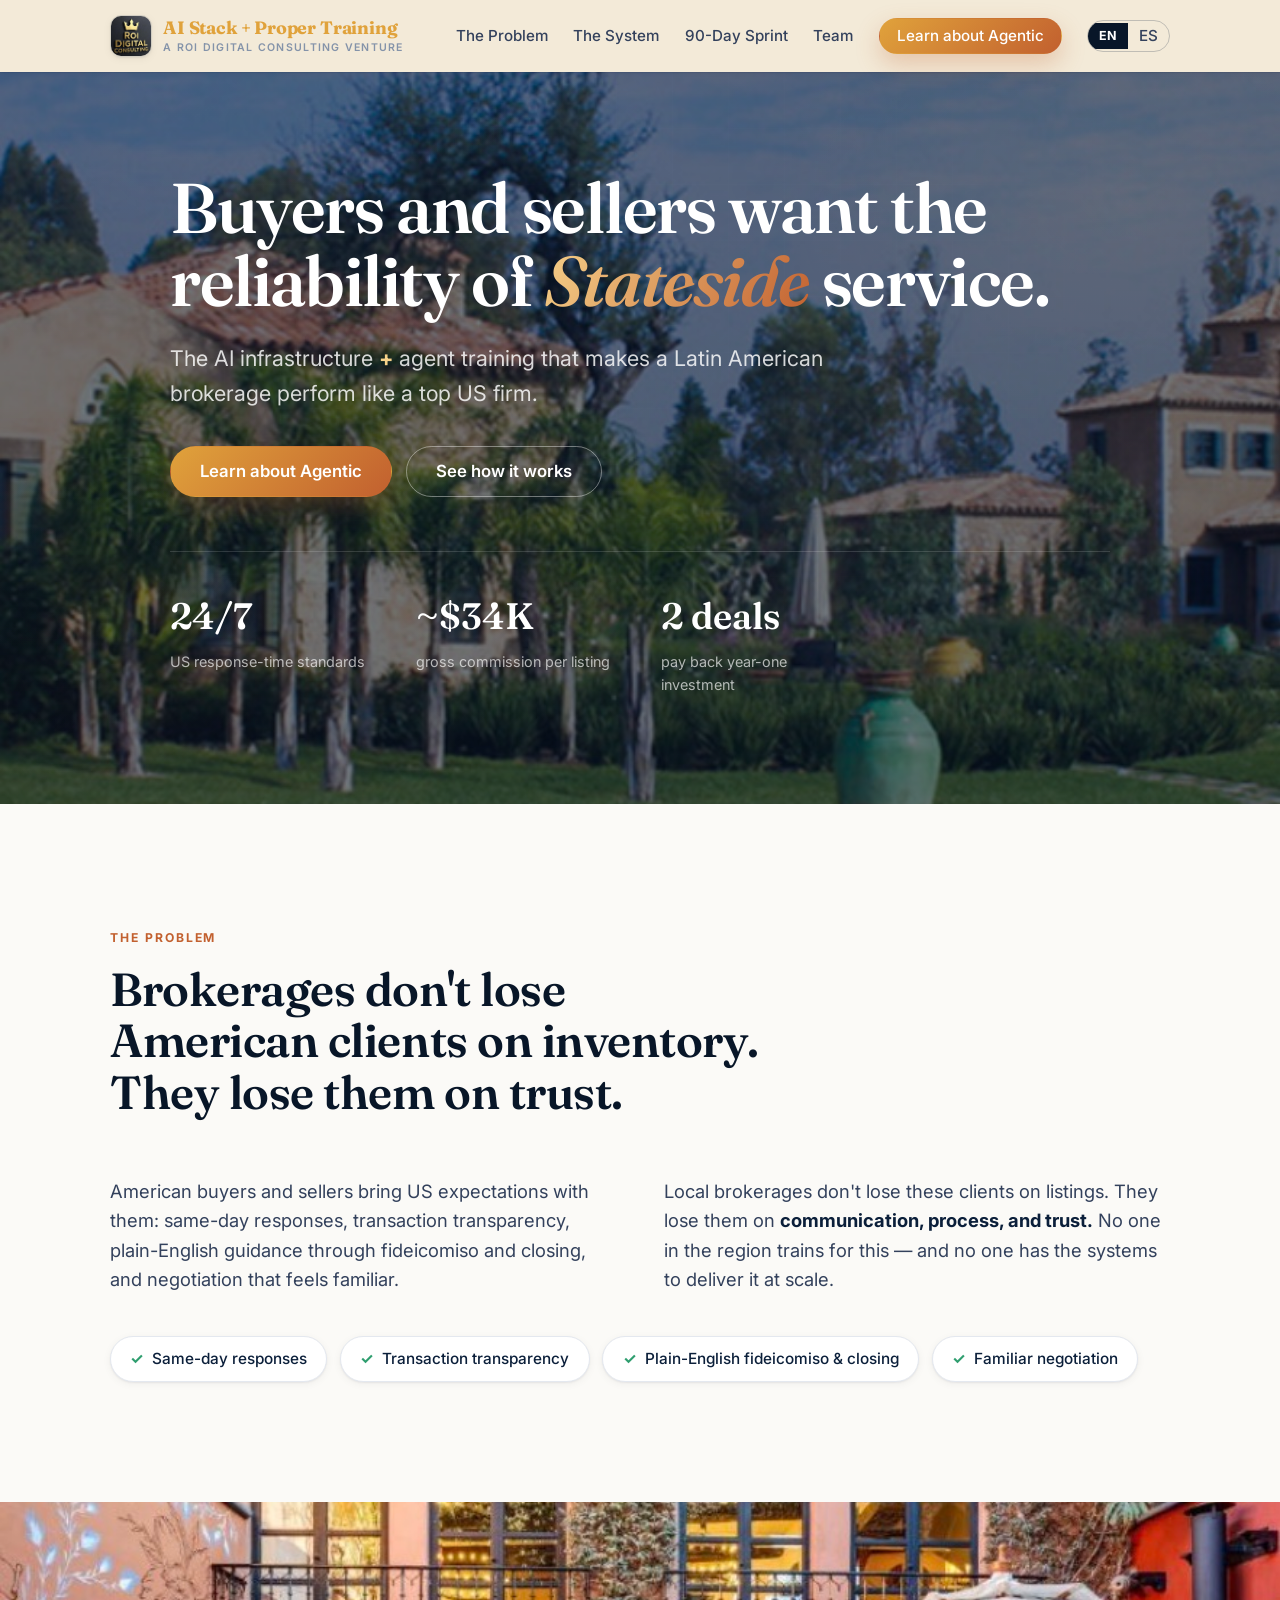
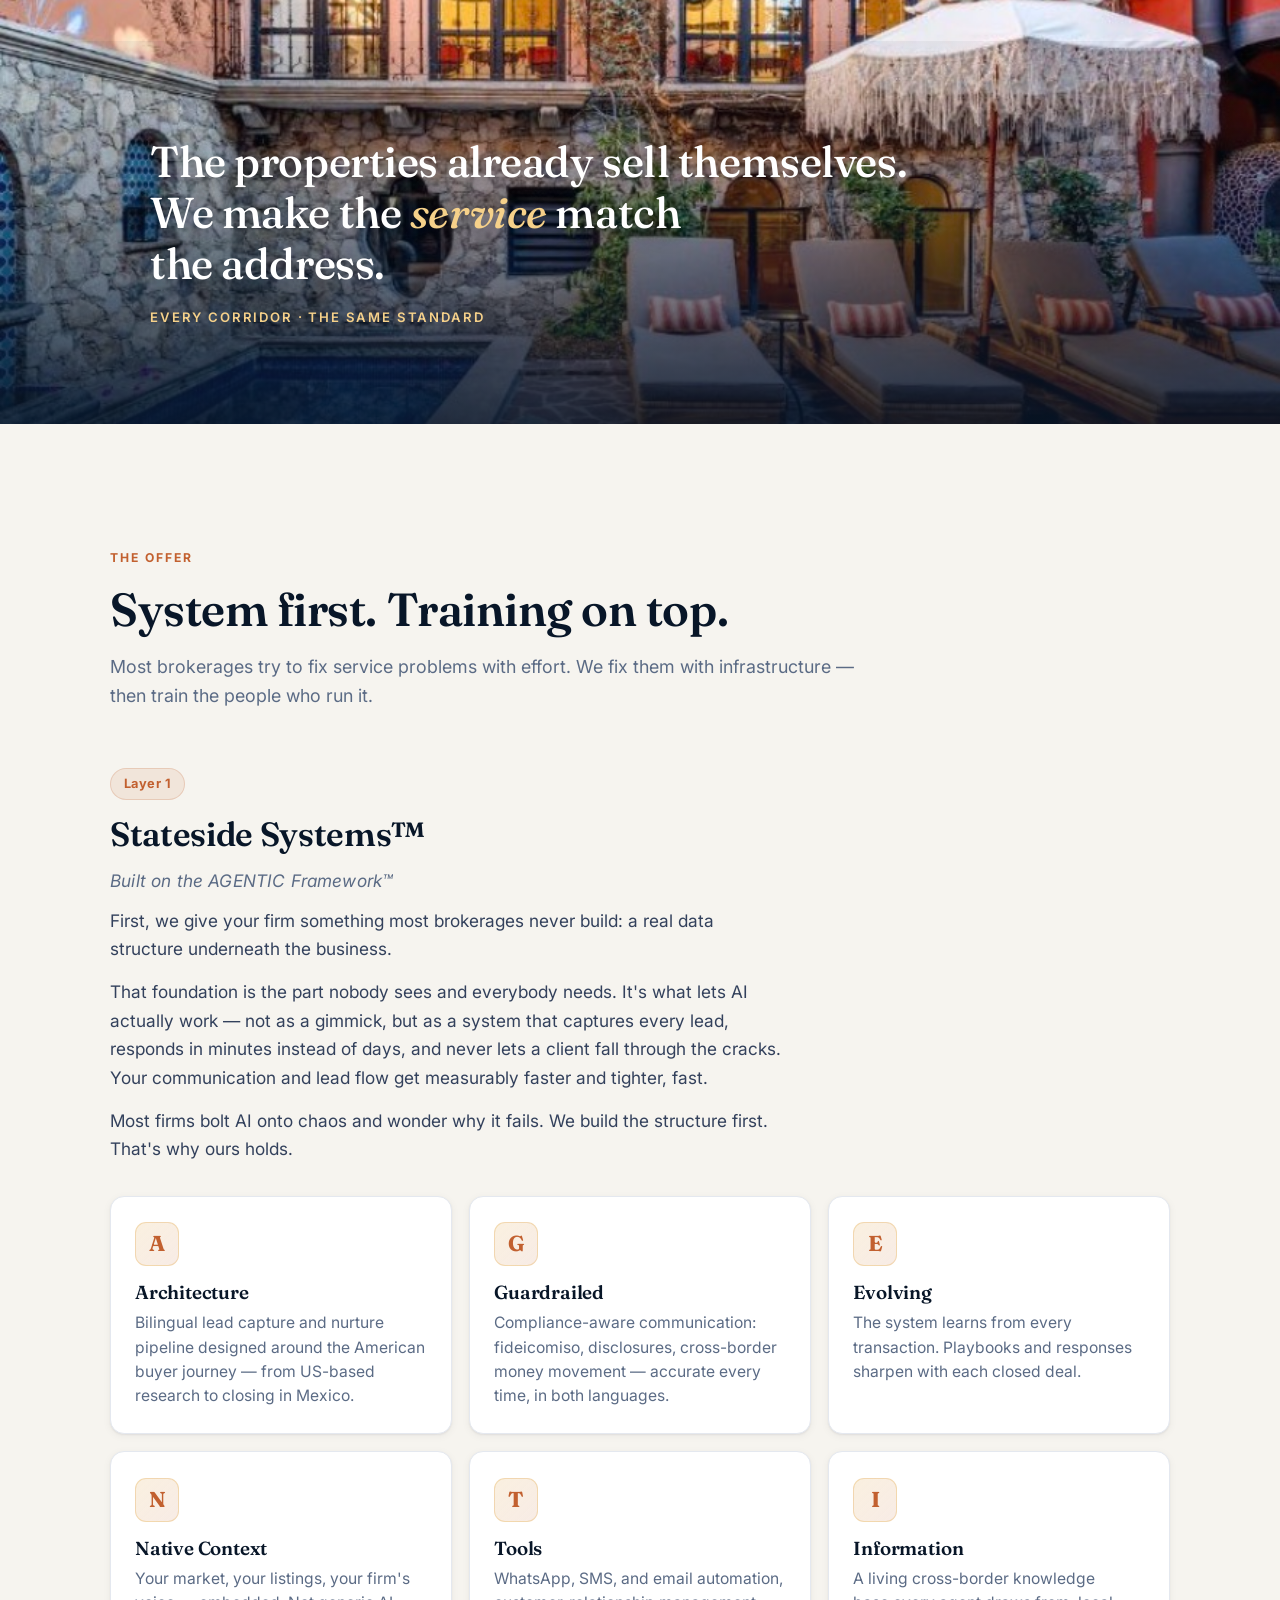
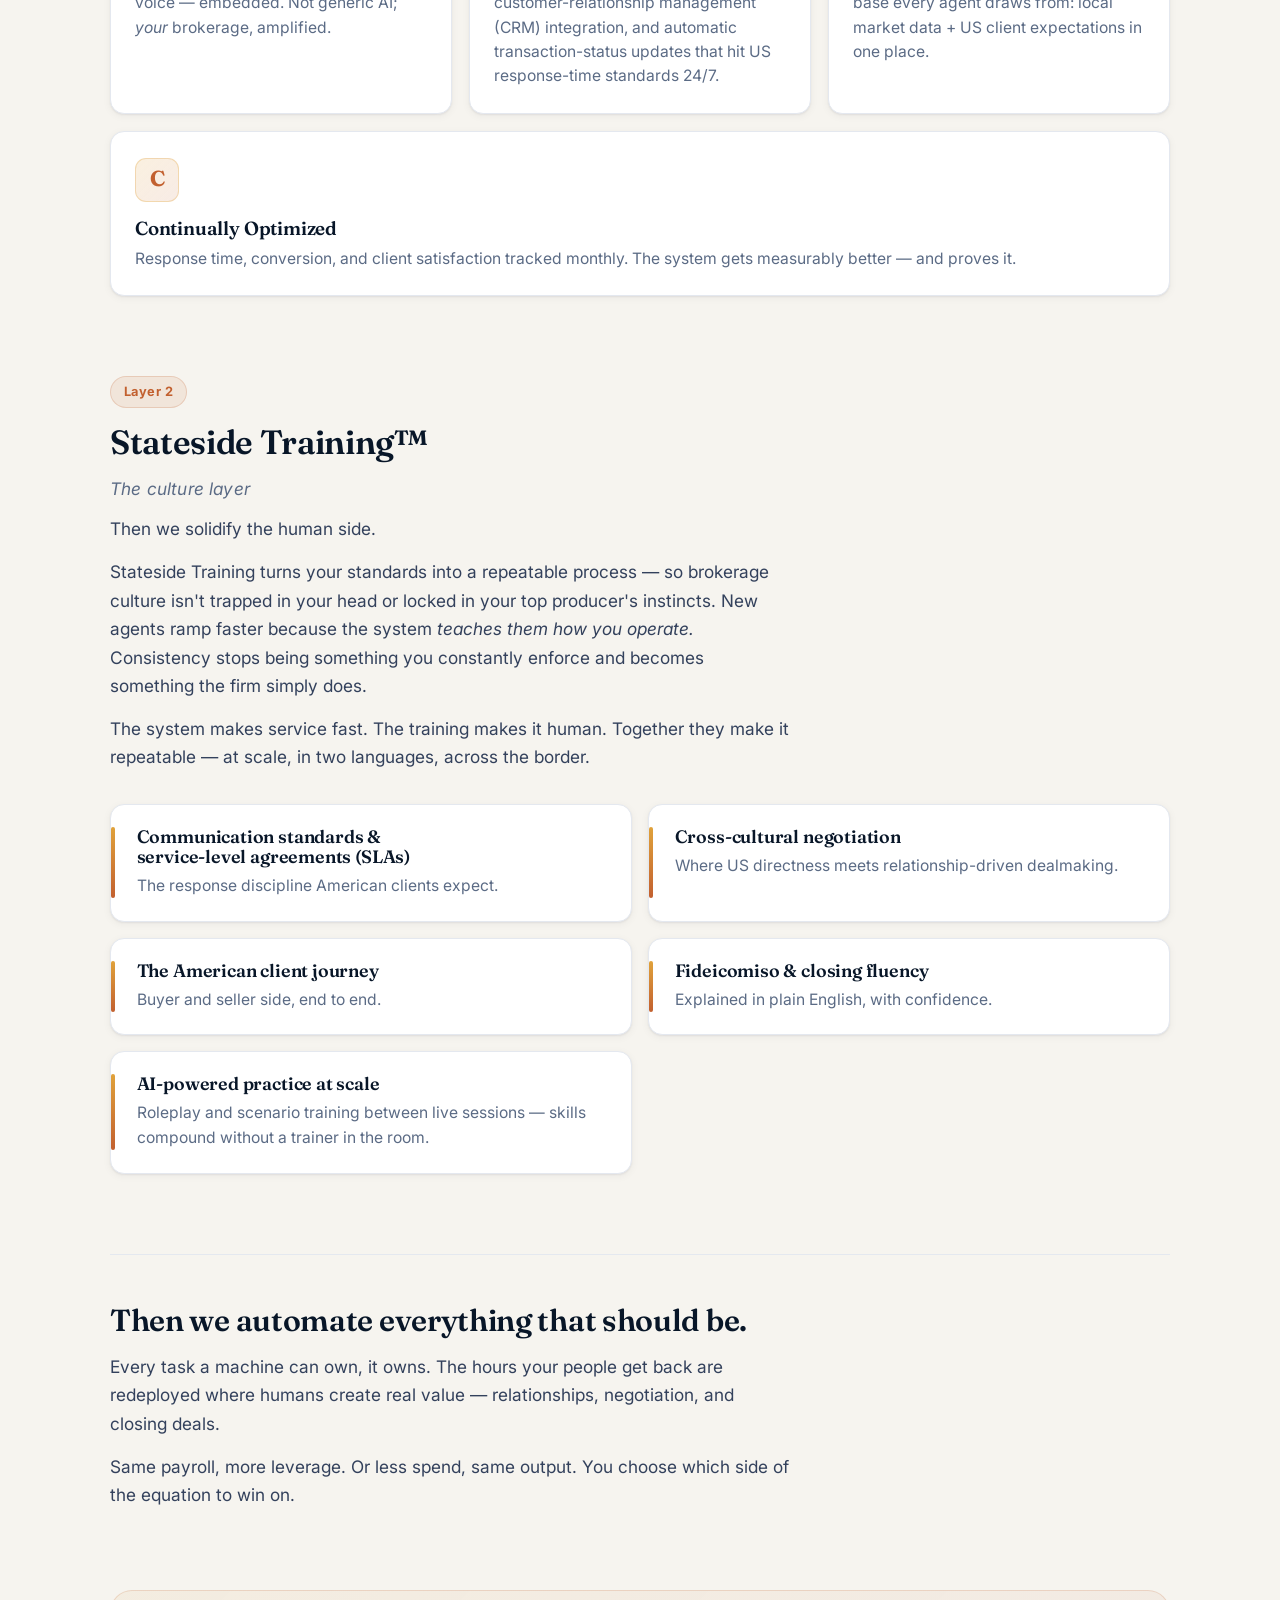
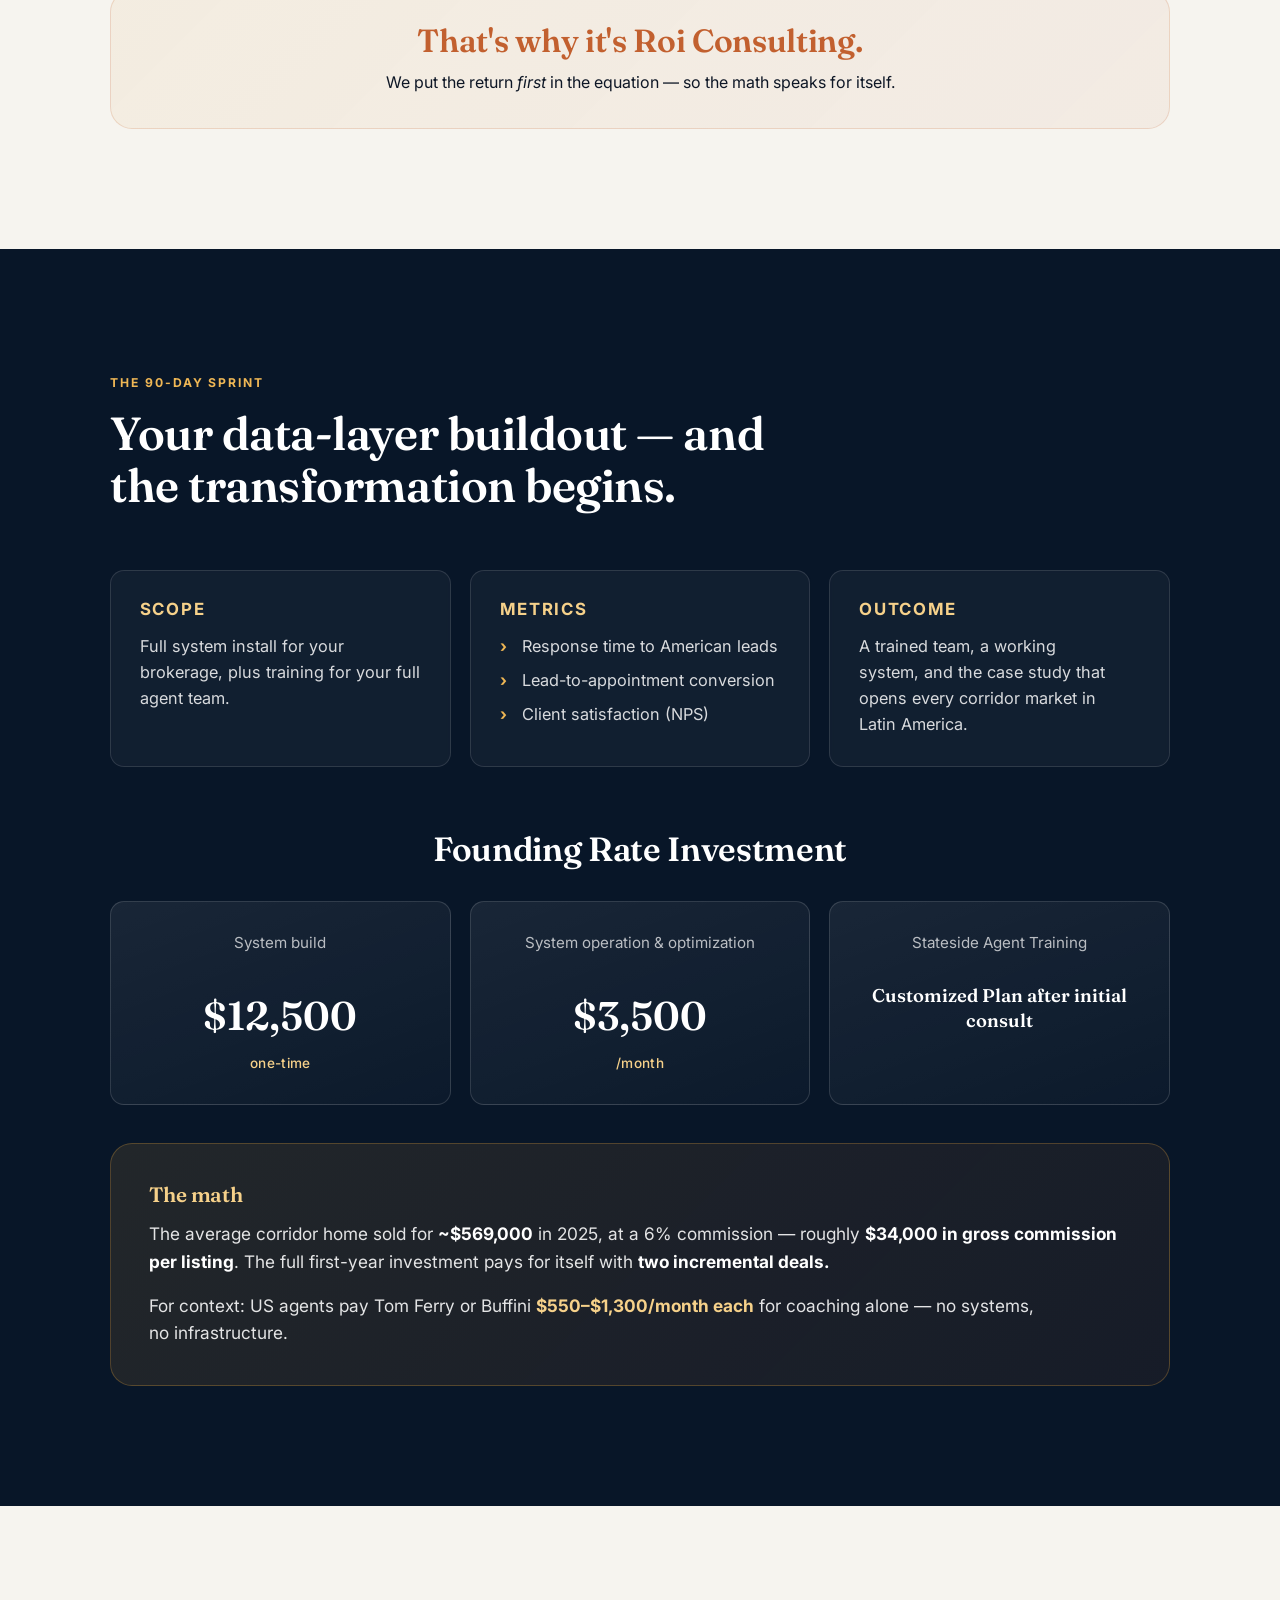
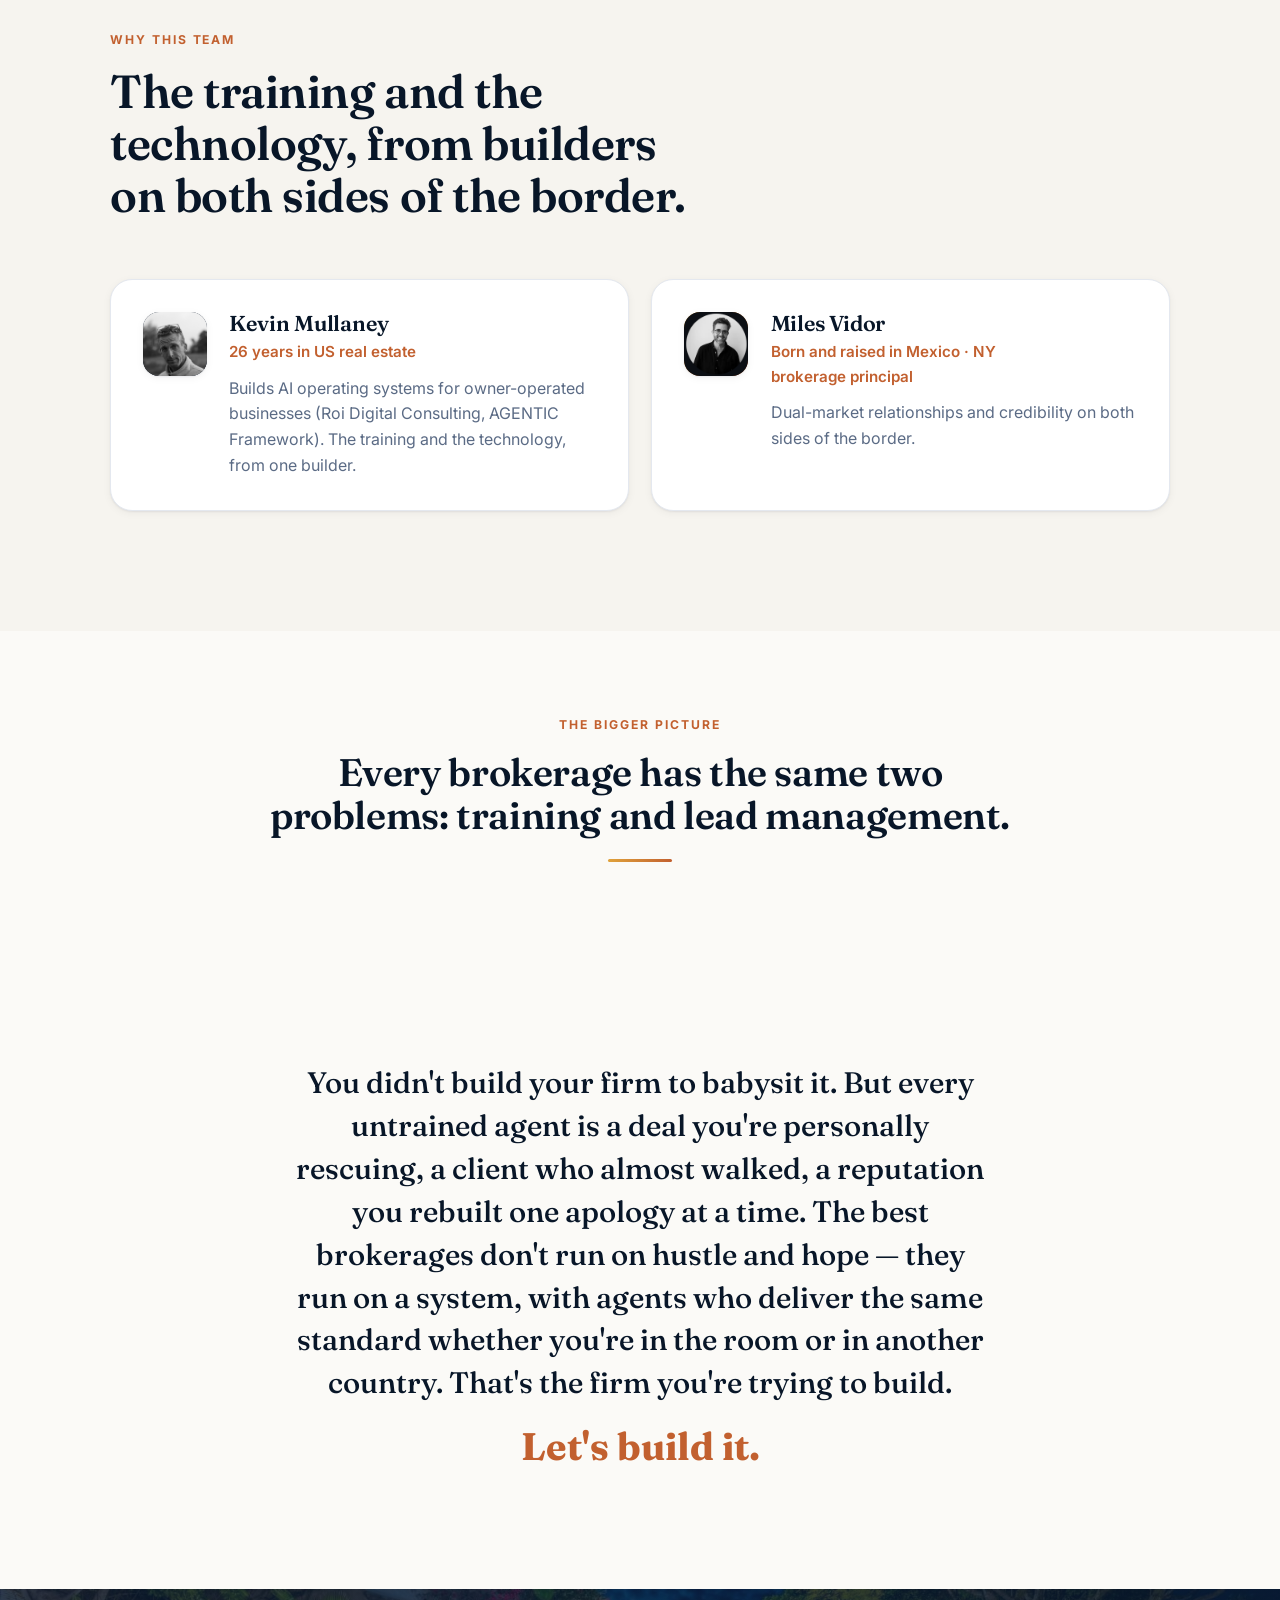
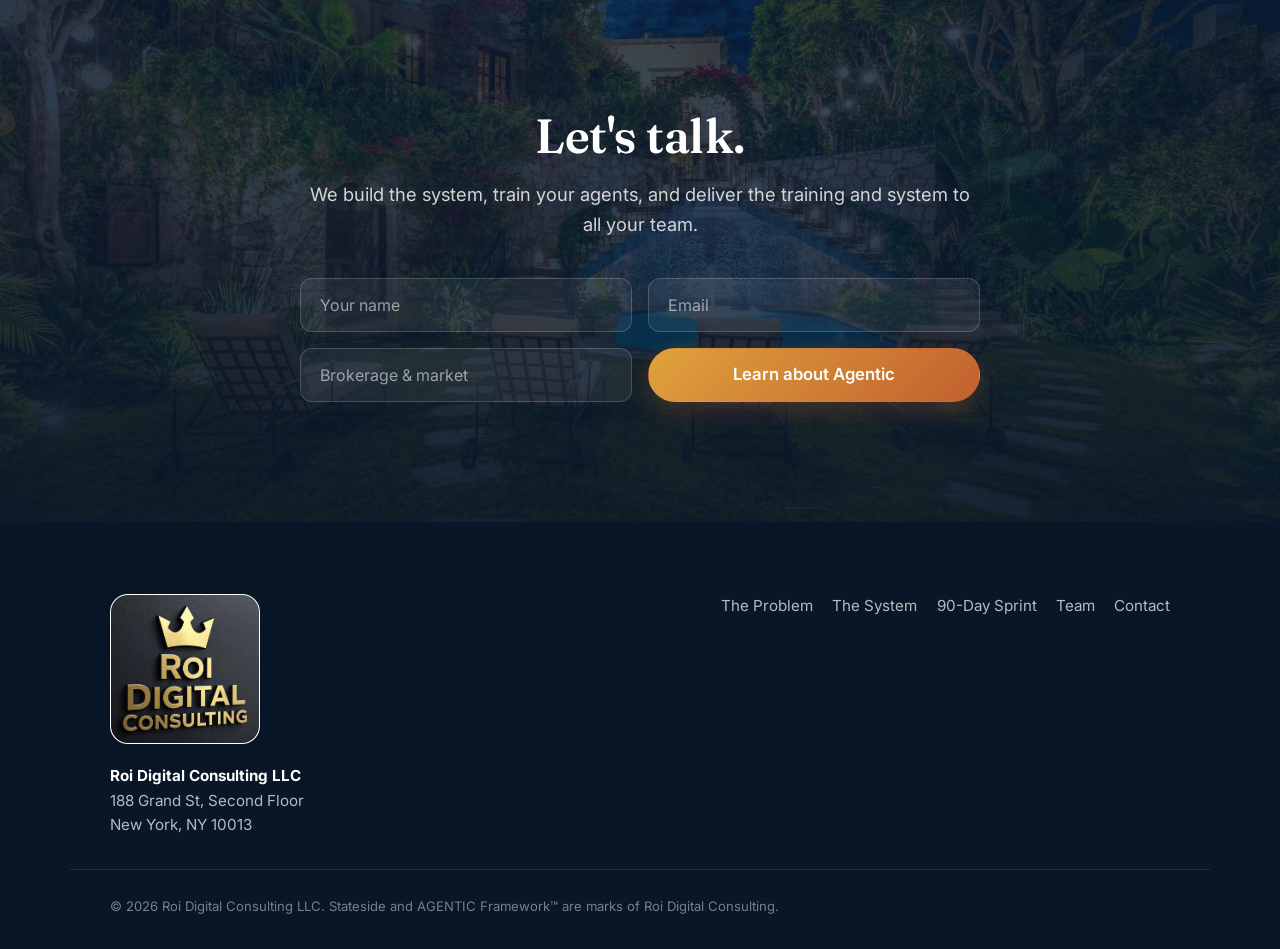
<file: index.html>
<!DOCTYPE html>
<html lang="en">
<head>
  <meta charset="UTF-8" />
  <meta name="viewport" content="width=device-width, initial-scale=1.0" />
  <script>
    history.scrollRestoration = "manual";
    /* Always open at the top — don't auto-jump to a hash left in the URL by prior navigation. */
    if (location.hash) history.replaceState(null, "", location.pathname + location.search);
  </script>
  <title>Stateside — US-grade real estate service, built for Latin America</title>
  <meta name="description" content="The AI infrastructure and agent training that makes a brokerage perform like a top US firm — a 90-day sprint to a US-grade client experience." />
  <meta name="theme-color" content="#0b1f3a" />
  <link rel="icon" type="image/jpeg" href="images/roi-logo.jpeg" />

  <!-- Open Graph / social -->
  <meta property="og:type" content="website" />
  <meta property="og:title" content="Stateside — US-grade real estate service, built for Latin America" />
  <meta property="og:description" content="The AI infrastructure and agent training that makes a brokerage perform like a top US firm — a 90-day sprint to a US-grade client experience." />
  <meta property="og:image" content="https://agenticsales.com/images/courtyard-home.jpeg" />
  <meta property="og:locale" content="en_US" />
  <meta property="og:locale:alternate" content="es_LA" />

  <link rel="preconnect" href="https://fonts.googleapis.com" />
  <link rel="preconnect" href="https://fonts.gstatic.com" crossorigin />
  <link href="https://fonts.googleapis.com/css2?family=Fraunces:opsz,wght@9..144,400;9..144,500;9..144,600;9..144,700&family=Inter:wght@400;500;600;700&display=swap" rel="stylesheet" />
  <link rel="stylesheet" href="styles.css" />
  <meta property="og:url" content="https://agenticsales.com/" />
  <link rel="canonical" href="https://agenticsales.com/" />
  <link rel="alternate" hreflang="en" href="https://agenticsales.com/" />
  <link rel="alternate" hreflang="es" href="https://agenticsales.com/es/" />
  <link rel="alternate" hreflang="x-default" href="https://agenticsales.com/" />
</head>
<body>
  <a class="skip-link" href="#main">Skip to content</a>

  <!-- ===== Header ===== -->
  <header class="site-header" id="site-header">
    <div class="container header-inner">
      <a href="#top" class="brand" aria-label="AI Stack + Proper Training — a Roi Digital Consulting venture">
        <span class="brand-mark" aria-hidden="true"><img src="images/roi-logo.jpeg" alt="" /></span>
        <span class="brand-text">
          <span class="brand-name">AI Stack + Proper Training</span>
          <span class="brand-by">a Roi Digital Consulting venture</span>
        </span>
      </a>
      <nav class="nav" aria-label="Primary">
        <a href="#problem">The Problem</a>
        <a href="#offer">The System</a>
        <a href="#pilot">90-Day Sprint</a>
        <a href="#team">Team</a>
        <a href="#contact" class="btn btn-sm btn-primary nav-cta">Learn about Agentic</a>
        <div class="lang-toggle" role="group" aria-label="Language / Idioma">
          <span class="lang-btn" aria-current="true">EN</span>
          <a class="lang-btn" href="es/">ES</a>
        </div>
      </nav>
      <button class="nav-toggle" aria-label="Open menu" aria-expanded="false" aria-controls="mobile-nav">
        <span></span><span></span><span></span>
      </button>
    </div>
    <div class="mobile-nav" id="mobile-nav" hidden>
      <a href="#problem">The Problem</a>
      <a href="#offer">The System</a>
      <a href="#pilot">90-Day Sprint</a>
      <a href="#team">Team</a>
      <a href="#contact" class="btn btn-primary">Learn about Agentic</a>
      <div class="lang-toggle" role="group" aria-label="Language / Idioma">
        <span class="lang-btn" aria-current="true">EN</span>
        <a class="lang-btn" href="es/">ES</a>
      </div>
    </div>
  </header>

  <main id="main">
    <!-- ===== Hero ===== -->
    <section class="hero" id="top">
      <div class="hero-bg" aria-hidden="true">
        <img src="images/estate-hero.jpeg" alt="" class="hero-photo" loading="eager" fetchpriority="high" />
      </div>
      <div class="container hero-inner">
        <h1 class="hero-title">Buyers and sellers want the reliability of <span class="accent">Stateside</span> service.</h1>
        <p class="hero-sub">The AI infrastructure <strong>+</strong> agent training that makes a Latin American brokerage perform like a top US firm.</p>
        <div class="hero-cta">
          <a href="#contact" class="btn btn-primary btn-lg">Learn about Agentic</a>
          <a href="#offer" class="btn btn-ghost btn-lg">See how it works</a>
        </div>
        <ul class="hero-stats" aria-label="Key figures">
          <li><span class="stat-num">24/7</span><span class="stat-label">US response-time standards</span></li>
          <li><span class="stat-num">~$34K</span><span class="stat-label">gross commission per listing</span></li>
          <li><span class="stat-num">2 deals</span><span class="stat-label">pay back year-one investment</span></li>
        </ul>
      </div>
    </section>

    <!-- ===== Problem ===== -->
    <section class="section problem" id="problem">
      <div class="container">
        <div class="section-head reveal">
          <span class="kicker">The Problem</span>
          <h2>Brokerages don't lose American clients on inventory. They lose them on trust.</h2>
        </div>
        <div class="problem-grid">
          <p class="problem-lead reveal">American buyers and sellers bring US expectations with them: same-day responses, transaction transparency, plain-English guidance through fideicomiso and closing, and negotiation that feels familiar.</p>
          <p class="problem-lead reveal">Local brokerages don't lose these clients on listings. They lose them on <strong>communication, process, and trust.</strong> No one in the region trains for this — and no one has the systems to deliver it at scale.</p>
        </div>
        <ul class="expectation-list reveal" aria-label="What American clients expect">
          <li>Same-day responses</li>
          <li>Transaction transparency</li>
          <li>Plain-English fideicomiso &amp; closing</li>
          <li>Familiar negotiation</li>
        </ul>
      </div>
    </section>

    <!-- ===== Showcase band ===== -->
    <section class="showcase" aria-label="Featured properties">
      <img src="images/courtyard-home.jpeg" alt="A restored colonial courtyard home with a pool" class="showcase-img" loading="lazy" />
      <div class="showcase-overlay">
        <div class="container">
          <blockquote class="reveal">
            <p>The properties already sell themselves. We make the <em>service</em> match the address.</p>
            <cite>Every corridor · the same standard</cite>
          </blockquote>
        </div>
      </div>
    </section>

    <!-- ===== Offer ===== -->
    <section class="section offer" id="offer">
      <div class="container">
        <div class="section-head reveal">
          <span class="kicker">The Offer</span>
          <h2><span class="nb">System first.</span> <span class="nb">Training on top.</span></h2>
          <p class="section-intro">Most brokerages try to fix service problems with effort. We fix them with infrastructure — then train the people who run it.</p>
        </div>

        <!-- Layer 1 -->
        <div class="layer reveal">
          <div class="layer-head">
            <span class="layer-tag">Layer 1</span>
            <h3>Stateside Systems™</h3>
            <p class="layer-subtitle">Built on the AGENTIC Framework™</p>
            <div class="layer-copy"><p>First, we give your firm something most brokerages never build: a real data structure underneath the business.</p><p>That foundation is the part nobody sees and everybody needs. It's what lets AI actually work — not as a gimmick, but as a system that captures every lead, responds in minutes instead of days, and never lets a client fall through the cracks. Your communication and lead flow get measurably faster and tighter, fast.</p><p>Most firms bolt AI onto chaos and wonder why it fails. We build the structure first. That's why ours holds.</p></div>
          </div>
          <div class="agentic-grid">
            <article class="agentic-card">
              <span class="agentic-letter">A</span>
              <h4>Architecture</h4>
              <p>Bilingual lead capture and nurture pipeline designed around the American buyer journey — from US-based research to closing in Mexico.</p>
            </article>
            <article class="agentic-card">
              <span class="agentic-letter">G</span>
              <h4>Guardrailed</h4>
              <p>Compliance-aware communication: fideicomiso, disclosures, cross-border money movement — accurate every time, in both languages.</p>
            </article>
            <article class="agentic-card">
              <span class="agentic-letter">E</span>
              <h4>Evolving</h4>
              <p>The system learns from every transaction. Playbooks and responses sharpen with each closed deal.</p>
            </article>
            <article class="agentic-card">
              <span class="agentic-letter">N</span>
              <h4>Native Context</h4>
              <p>Your market, your listings, your firm's voice — embedded. Not generic AI; <em>your</em> brokerage, amplified.</p>
            </article>
            <article class="agentic-card">
              <span class="agentic-letter">T</span>
              <h4>Tools</h4>
              <p>WhatsApp, SMS, and email automation, customer-relationship management (CRM) integration, and automatic transaction-status updates that hit US response-time standards 24/7.</p>
            </article>
            <article class="agentic-card">
              <span class="agentic-letter">I</span>
              <h4>Information</h4>
              <p>A living cross-border knowledge base every agent draws from: local market data + US client expectations in one place.</p>
            </article>
            <article class="agentic-card agentic-card--wide">
              <span class="agentic-letter">C</span>
              <h4>Continually Optimized</h4>
              <p>Response time, conversion, and client satisfaction tracked monthly. The system gets measurably better — and proves it.</p>
            </article>
          </div>
        </div>

        <!-- Layer 2 -->
        <div class="layer reveal">
          <div class="layer-head">
            <span class="layer-tag">Layer 2</span>
            <h3>Stateside Training™</h3>
            <p class="layer-subtitle">The culture layer</p>
            <div class="layer-copy"><p>Then we solidify the human side.</p><p>Stateside Training turns your standards into a repeatable process — so brokerage culture isn't trapped in your head or locked in your top producer's instincts. New agents ramp faster because the system <em>teaches them how you operate.</em> Consistency stops being something you constantly enforce and becomes something the firm simply does.</p><p>The system makes service fast. The training makes it human. Together they make it repeatable — at scale, in two languages, across the border.</p></div>
          </div>
          <ul class="training-list">
            <li>
              <h4>Communication standards &amp; service-level agreements (SLAs)</h4>
              <p>The response discipline American clients expect.</p>
            </li>
            <li>
              <h4>Cross-cultural negotiation</h4>
              <p>Where US directness meets relationship-driven dealmaking.</p>
            </li>
            <li>
              <h4>The American client journey</h4>
              <p>Buyer and seller side, end to end.</p>
            </li>
            <li>
              <h4>Fideicomiso &amp; closing fluency</h4>
              <p>Explained in plain English, with confidence.</p>
            </li>
            <li>
              <h4>AI-powered practice at scale</h4>
              <p>Roleplay and scenario training between live sessions — skills compound without a trainer in the room.</p>
            </li>
          </ul>
        </div>

        <div class="layer reveal offer-coda"><h3>Then we automate everything that should be.</h3><div class="layer-copy"><p>Every task a machine can own, it owns. The hours your people get back are redeployed where humans create real value — relationships, negotiation, and closing deals.</p><p>Same payroll, more leverage. Or less spend, same output. You choose which side of the equation to win on.</p></div></div>
        <div class="layer reveal offer-roi"><h3>That's why it's Roi Consulting.</h3><div class="layer-copy">We put the return <em>first</em> in the equation — so the math speaks for itself.</div></div>
      </div>
    </section>

    <!-- ===== 90-Day Sprint ===== -->
    <section class="section pilot" id="pilot">
      <div class="container">
        <div class="section-head reveal">
          <span class="kicker">The 90-Day Sprint</span>
          <h2>Your data-layer buildout — and the transformation begins.</h2>
        </div>

        <div class="pilot-grid">
          <article class="pilot-card reveal">
            <h3>Scope</h3>
            <p>Full system install for your brokerage, plus training for your full agent team.</p>
          </article>
          <article class="pilot-card reveal">
            <h3>Metrics</h3>
            <ul>
              <li>Response time to American leads</li>
              <li>Lead-to-appointment conversion</li>
              <li>Client satisfaction (NPS)</li>
            </ul>
          </article>
          <article class="pilot-card reveal">
            <h3>Outcome</h3>
            <p>A trained team, a working system, and the case study that opens every corridor market in Latin America.</p>
          </article>
        </div>

        <!-- Pricing -->
        <div class="pricing reveal">
          <div class="pricing-head">
            <h3>Founding Rate Investment</h3>
          </div>
          <div class="pricing-cards">
            <div class="price-card">
              <span class="price-label">System build</span>
              <span class="price-amount">$12,500<span class="price-unit">one-time</span></span>
            </div>
            <div class="price-card">
              <span class="price-label">System operation &amp; optimization</span>
              <span class="price-amount">$3,500<span class="price-unit">/month</span></span>
            </div>
            <div class="price-card">
              <span class="price-label">Stateside Agent Training</span>
              <span class="price-amount"><span class="price-custom">Customized Plan after initial consult</span></span>
            </div>
          </div>

          <div class="math reveal">
            <h4>The math</h4>
            <p>The average corridor home sold for <strong>~$569,000</strong> in 2025, at a 6% commission — roughly <strong>$34,000 in gross commission per listing</strong>. The full first-year investment pays for itself with <strong>two incremental deals.</strong></p>
            <p class="math-context">For context: US agents pay Tom Ferry or Buffini <strong>$550–$1,300/month each</strong> for coaching alone — no systems, no infrastructure.</p>
          </div>
        </div>
      </div>
    </section>

    <!-- ===== Team ===== -->
    <section class="section team" id="team">
      <div class="container">
        <div class="section-head reveal">
          <span class="kicker">Why This Team</span>
          <h2>The training and the technology, from builders on both sides of the border.</h2>
        </div>
        <div class="team-grid">
          <article class="team-card reveal">
            <div class="team-avatar team-avatar--photo">
              <img src="images/kevin-mullaney.jpeg" alt="Kevin Mullaney" loading="lazy" />
            </div>
            <div class="team-body">
              <h3>Kevin Mullaney</h3>
              <p class="team-role">26 years in US real estate</p>
              <p>Builds AI operating systems for owner-operated businesses (Roi Digital Consulting, AGENTIC Framework). The training and the technology, from one builder.</p>
            </div>
          </article>
          <article class="team-card reveal">
            <div class="team-avatar team-avatar--photo">
              <img src="images/milesheadshot.png" alt="Miles Vidor" loading="lazy"
                   data-fallbacks="images/milesheadshot.jpg,images/milesheadshot.jpeg,images/miles-vidor.jpeg"
                   onerror="var f=(this.dataset.fallbacks||'').split(',').filter(Boolean);if(f.length){this.dataset.fallbacks=f.slice(1).join(',');this.src=f[0];}else{var a=this.closest('.team-avatar');a.classList.remove('team-avatar--photo');a.textContent='M';}" />
            </div>
            <div class="team-body">
              <h3>Miles Vidor</h3>
              <p class="team-role">Born and raised in Mexico · NY brokerage principal</p>
              <p>Dual-market relationships and credibility on both sides of the border.</p>
            </div>
          </article>
        </div>
      </div>
    </section>

    <!-- ===== Where this goes ===== -->
    <section class="section corridor" id="corridor">
      <div class="container">
        <div class="section-head reveal">
          <span class="kicker">The Bigger Picture</span>
          <h2>Every brokerage has the same two problems: training and lead management.</h2>
        </div>
      </div>
    </section>

    <!-- ===== Manifesto ===== -->
    <section class="section manifesto">
      <div class="container manifesto-inner reveal">
        <p class="manifesto-body">You didn't build your firm to babysit it. But every untrained agent is a deal you're personally rescuing, a client who almost walked, a reputation you rebuilt one apology at a time. The best brokerages don't run on hustle and hope — they run on a system, with agents who deliver the same standard whether you're in the room or in another country. That's the firm you're trying to build.</p>
        <p class="manifesto-close">Let's build it.</p>
      </div>
    </section>

    <!-- ===== CTA / Contact ===== -->
    <section class="section cta" id="contact">
      <img src="images/twilight-estate.webp" alt="" class="cta-photo" loading="lazy" />
      <div class="container cta-inner reveal">
        <h2>Let's talk.</h2>
        <p>We build the system, train your agents, and deliver the training and system to all your team.</p>
        <form class="cta-form" data-endpoint="https://formspree.io/f/xdavyykk" method="post" novalidate>
          <div class="form-row">
            <label class="sr-only" for="name">Name</label>
            <input id="name" name="name" type="text" placeholder="Your name" autocomplete="name" required />
            <label class="sr-only" for="email">Email</label>
            <input id="email" name="email" type="email" placeholder="Email" autocomplete="email" required />
          </div>
          <div class="form-row">
            <label class="sr-only" for="brokerage">Brokerage &amp; market</label>
            <input id="brokerage" name="brokerage" type="text" placeholder="Brokerage &amp; market" />
            <button type="submit" class="btn btn-primary btn-lg">Learn about Agentic</button>
          </div>
          <p class="form-status" role="status" aria-live="polite" hidden></p>
        </form>
      </div>
    </section>
  </main>

  <!-- ===== Footer ===== -->
  <footer class="site-footer">
    <div class="container footer-inner">
      <div class="footer-brand">
        <span class="roi-logo">
          <img src="images/roi-logo.jpeg" alt="Roi Digital Consulting LLC" width="690" height="692" loading="lazy" />
        </span>
        <p><strong>Roi Digital Consulting LLC</strong><br />188 Grand St, Second Floor<br />New York, NY 10013</p>
      </div>
      <nav class="footer-nav" aria-label="Footer">
        <a href="#problem">The Problem</a>
        <a href="#offer">The System</a>
        <a href="#pilot">90-Day Sprint</a>
        <a href="#team">Team</a>
        <a href="#contact">Contact</a>
      </nav>
    </div>
    <div class="container footer-legal">
      <span>© <span id="year"></span> Roi Digital Consulting LLC. Stateside and AGENTIC Framework™ are marks of Roi Digital Consulting.</span>
    </div>
  </footer>

  <script>window.FORM_MSGS={"thanks":"Thanks — we'll be in touch shortly.","invalid":"Please enter a valid email so we can reach you.","sending":"Sending…","error":"Something went wrong — please try again."};</script>
  <script src="script.js"></script>
</body>
</html>
</file>
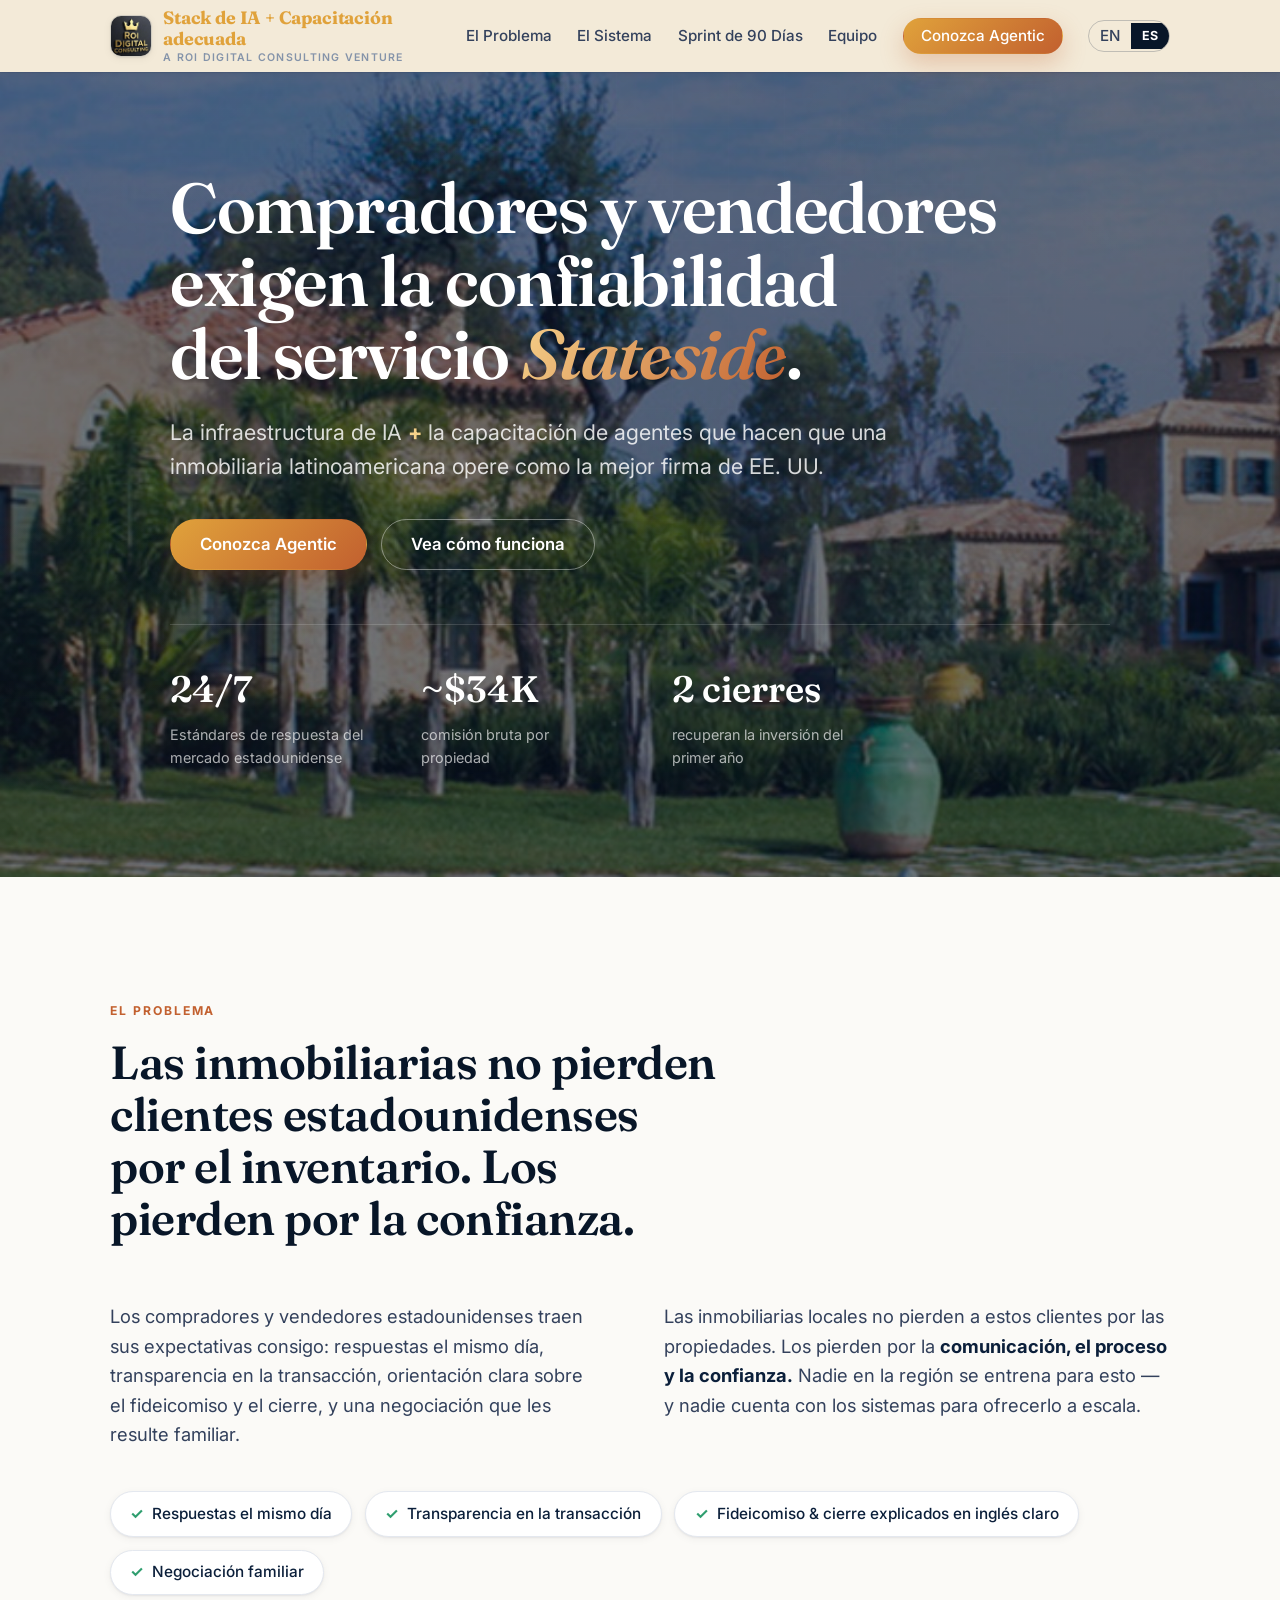
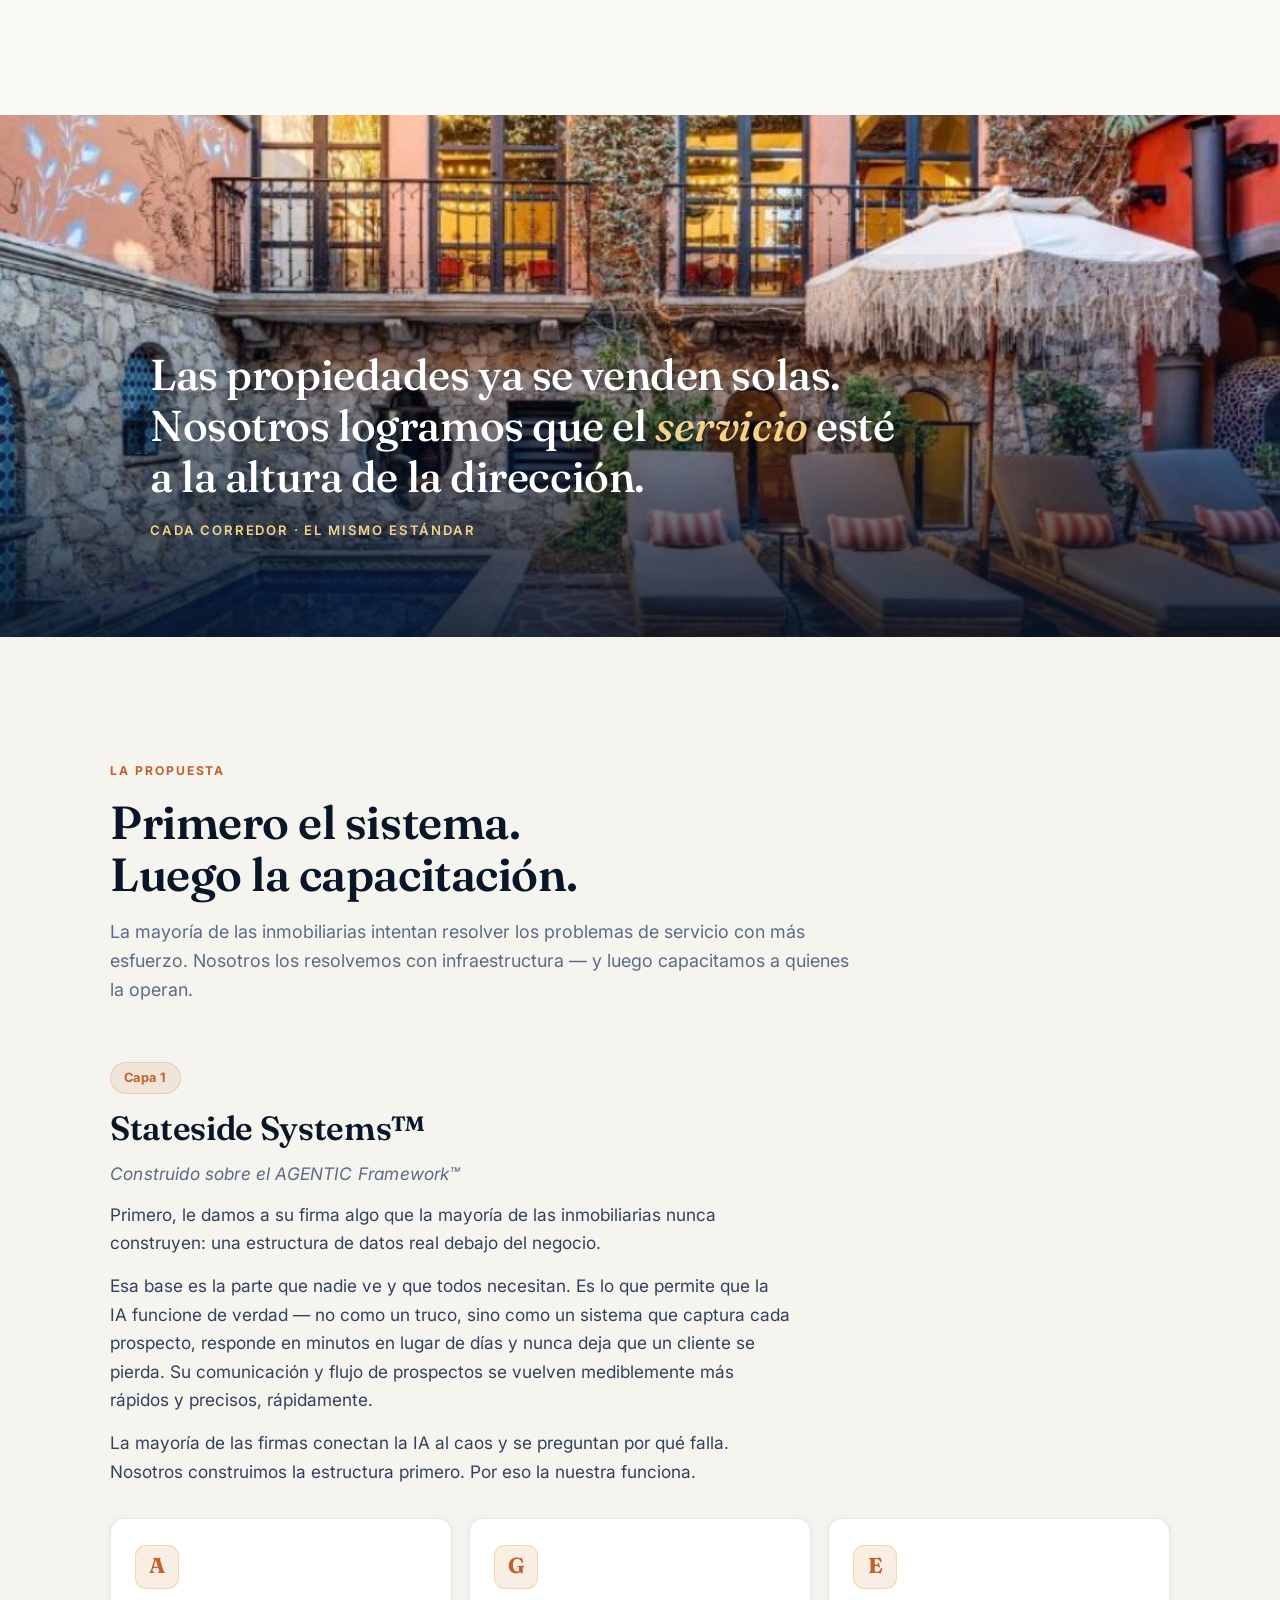
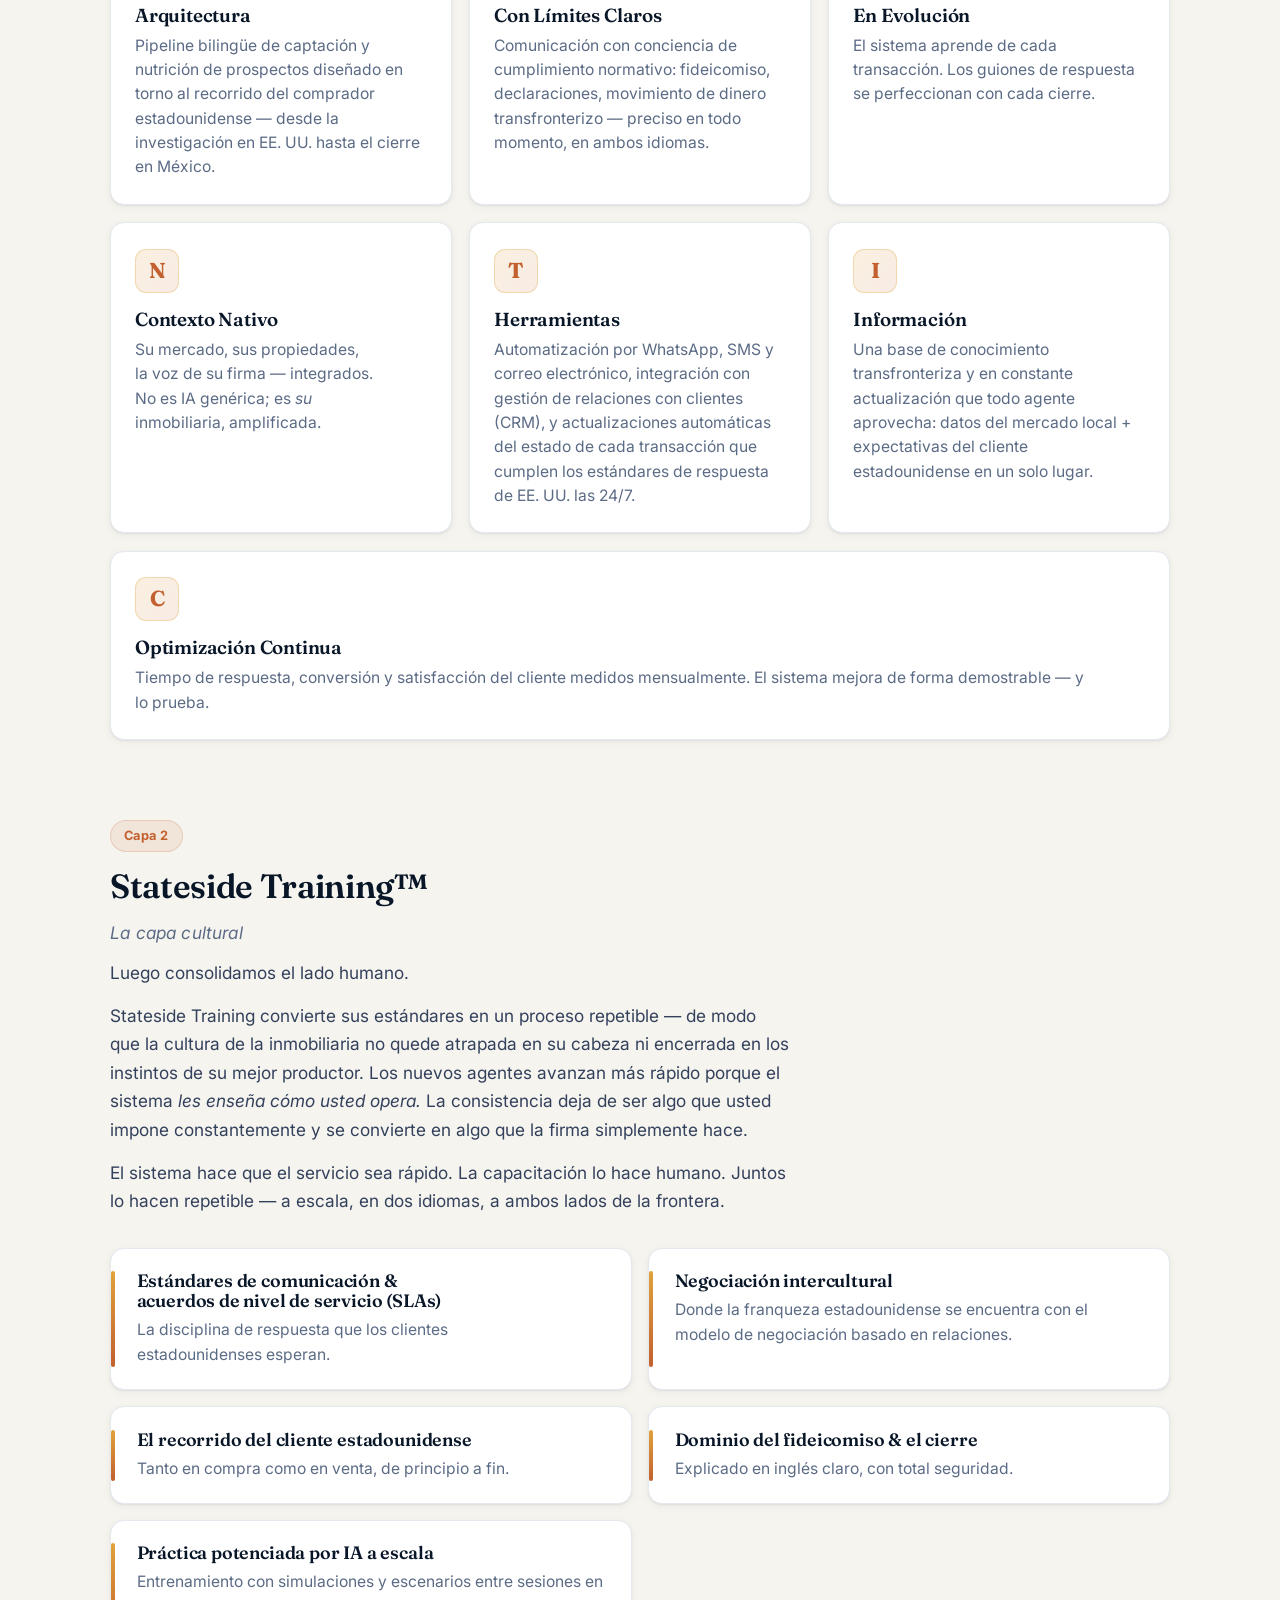
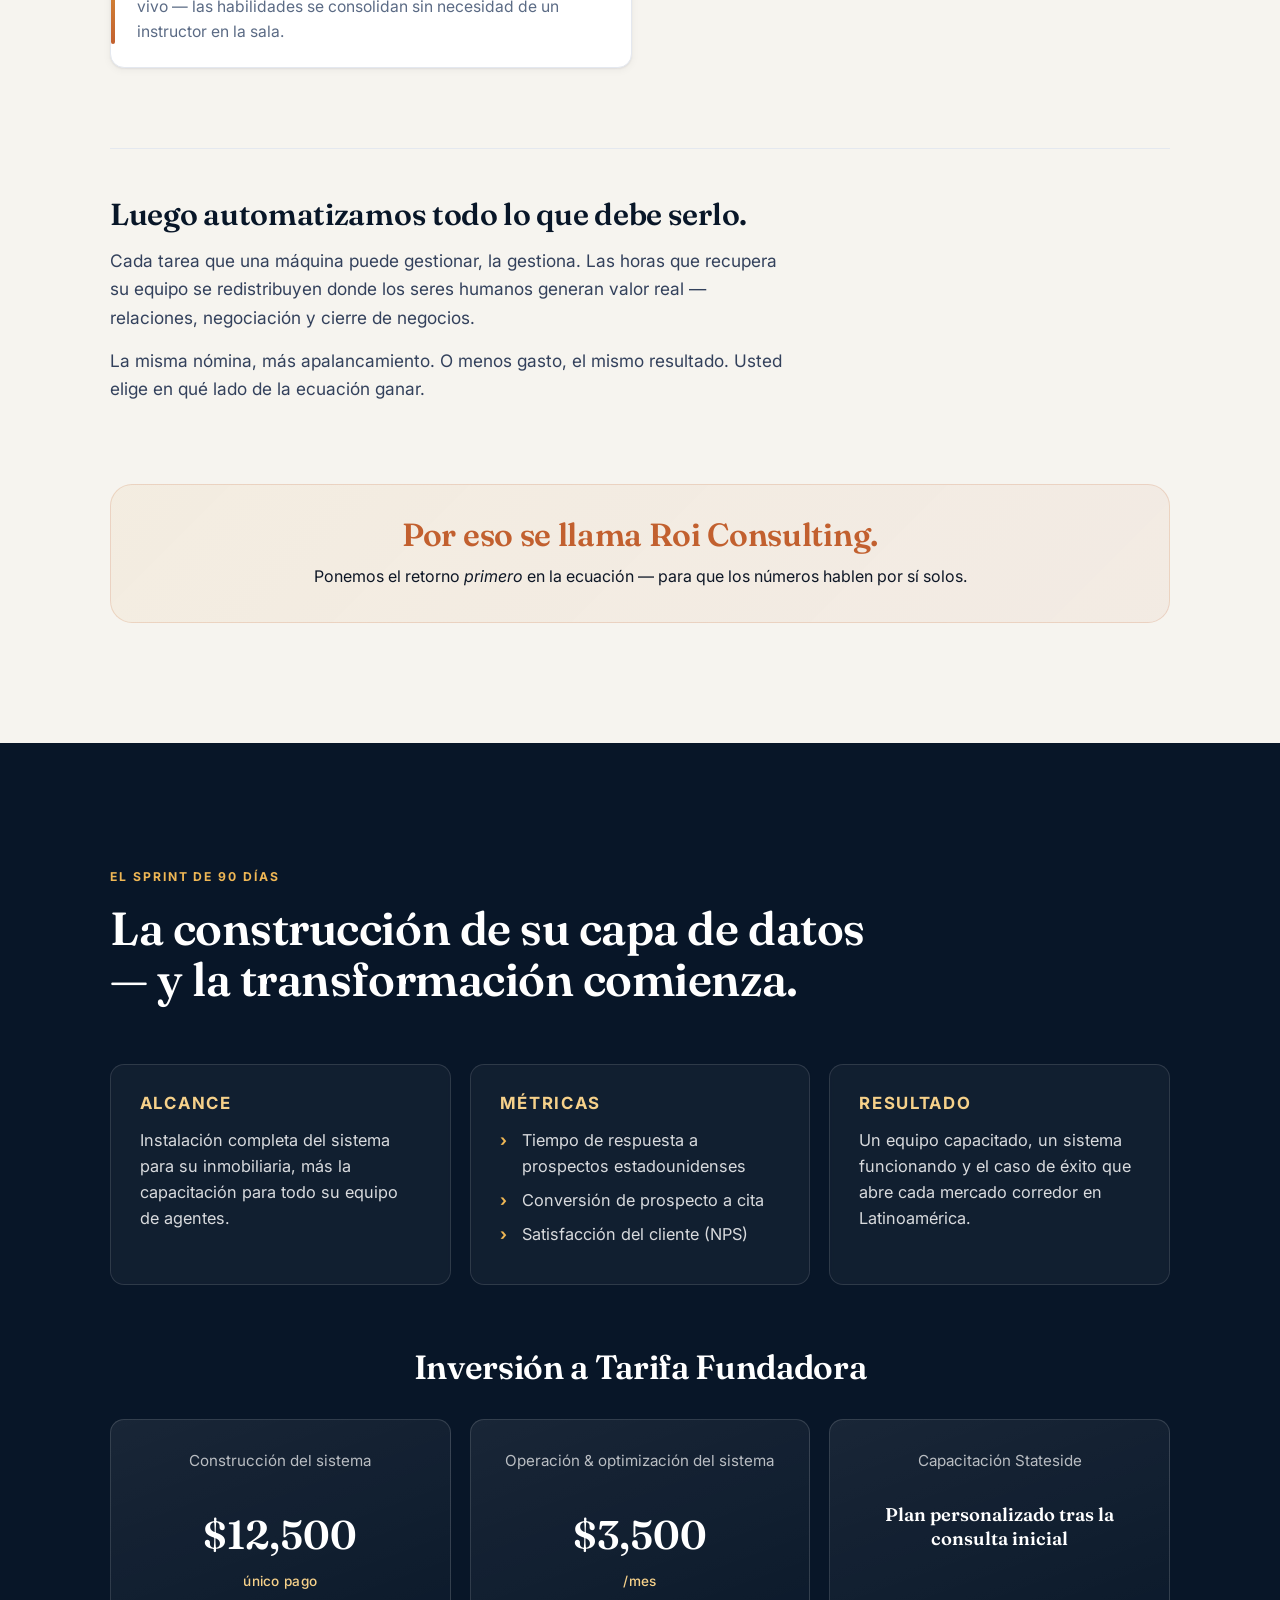
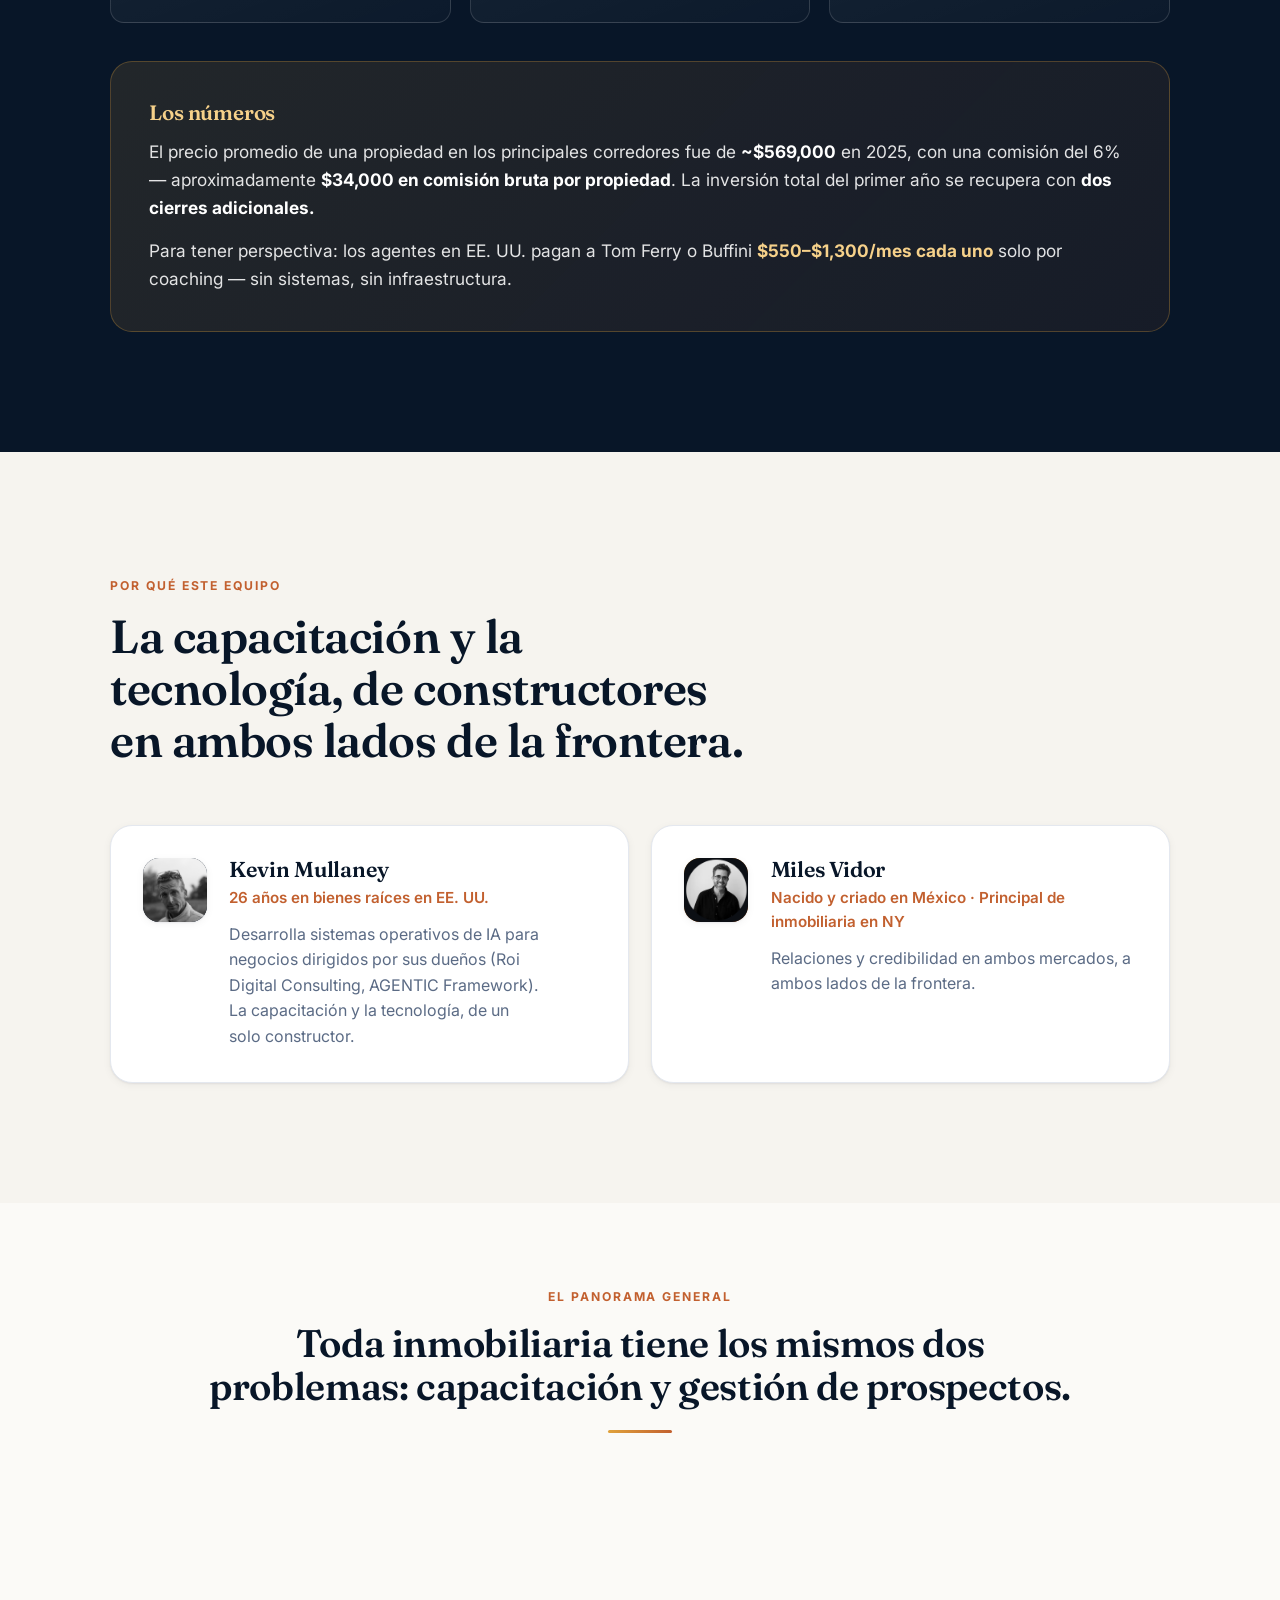
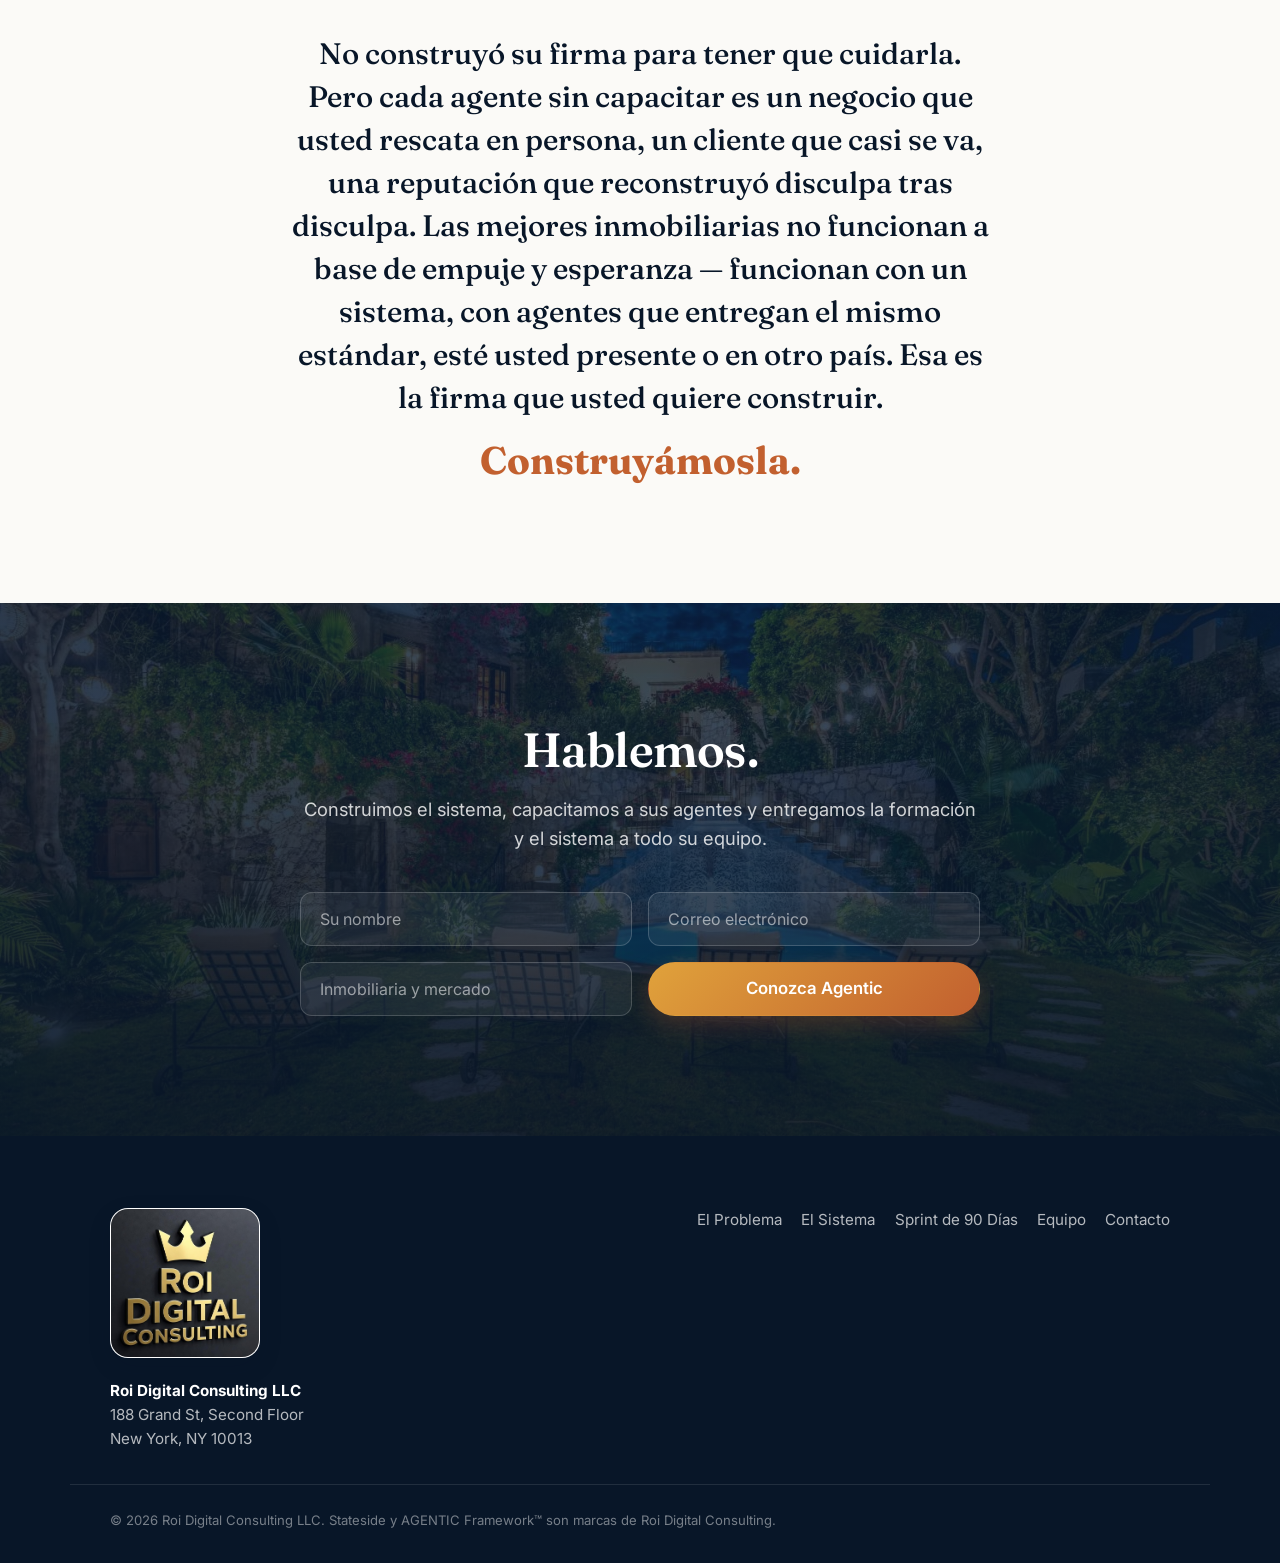
<file: es/index.html>
<!DOCTYPE html>
<html lang="es">
<head>
  <meta charset="UTF-8" />
  <meta name="viewport" content="width=device-width, initial-scale=1.0" />
  <script>
    history.scrollRestoration = "manual";
    /* Always open at the top — don't auto-jump to a hash left in the URL by prior navigation. */
    if (location.hash) history.replaceState(null, "", location.pathname + location.search);
  </script>
  <title>Stateside — Servicio inmobiliario de nivel estadounidense para Latinoamérica</title>
  <meta name="description" content="La infraestructura de IA y la capacitación de agentes que hacen que una inmobiliaria opere como la mejor firma de EE. UU. — un sprint de 90 días hacia una experiencia de cliente de nivel internacional." />
  <meta name="theme-color" content="#0b1f3a" />
  <link rel="icon" type="image/jpeg" href="../images/roi-logo.jpeg" />

  <!-- Open Graph / social -->
  <meta property="og:type" content="website" />
  <meta property="og:title" content="Stateside — Servicio inmobiliario de nivel estadounidense para Latinoamérica" />
  <meta property="og:description" content="La infraestructura de IA y la capacitación de agentes que hacen que una inmobiliaria opere como la mejor firma de EE. UU. — un sprint de 90 días hacia una experiencia de cliente de nivel internacional." />
  <meta property="og:image" content="https://agenticsales.com/images/courtyard-home.jpeg" />
  <meta property="og:locale" content="es_LA" />
  <meta property="og:locale:alternate" content="en_US" />

  <link rel="preconnect" href="https://fonts.googleapis.com" />
  <link rel="preconnect" href="https://fonts.gstatic.com" crossorigin />
  <link href="https://fonts.googleapis.com/css2?family=Fraunces:opsz,wght@9..144,400;9..144,500;9..144,600;9..144,700&family=Inter:wght@400;500;600;700&display=swap" rel="stylesheet" />
  <link rel="stylesheet" href="../styles.css" />
  <meta property="og:url" content="https://agenticsales.com/es/" />
  <link rel="canonical" href="https://agenticsales.com/es/" />
  <link rel="alternate" hreflang="en" href="https://agenticsales.com/" />
  <link rel="alternate" hreflang="es" href="https://agenticsales.com/es/" />
  <link rel="alternate" hreflang="x-default" href="https://agenticsales.com/" />
</head>
<body>
  <a class="skip-link" href="#main">Skip to content</a>

  <!-- ===== Header ===== -->
  <header class="site-header" id="site-header">
    <div class="container header-inner">
      <a href="#top" class="brand" aria-label="AI Stack + Proper Training — a Roi Digital Consulting venture">
        <span class="brand-mark" aria-hidden="true"><img src="../images/roi-logo.jpeg" alt="" /></span>
        <span class="brand-text">
          <span class="brand-name">Stack de IA + Capacitación adecuada</span>
          <span class="brand-by">a Roi Digital Consulting venture</span>
        </span>
      </a>
      <nav class="nav" aria-label="Primary">
        <a href="#problem">El Problema</a>
        <a href="#offer">El Sistema</a>
        <a href="#pilot">Sprint de 90 Días</a>
        <a href="#team">Equipo</a>
        <a href="#contact" class="btn btn-sm btn-primary nav-cta">Conozca Agentic</a>
        <div class="lang-toggle" role="group" aria-label="Language / Idioma">
          <a class="lang-btn" href="../">EN</a>
          <span class="lang-btn" aria-current="true">ES</span>
        </div>
      </nav>
      <button class="nav-toggle" aria-label="Open menu" aria-expanded="false" aria-controls="mobile-nav">
        <span></span><span></span><span></span>
      </button>
    </div>
    <div class="mobile-nav" id="mobile-nav" hidden>
      <a href="#problem">El Problema</a>
      <a href="#offer">El Sistema</a>
      <a href="#pilot">Sprint de 90 Días</a>
      <a href="#team">Equipo</a>
      <a href="#contact" class="btn btn-primary">Conozca Agentic</a>
      <div class="lang-toggle" role="group" aria-label="Language / Idioma">
        <a class="lang-btn" href="../">EN</a>
        <span class="lang-btn" aria-current="true">ES</span>
      </div>
    </div>
  </header>

  <main id="main">
    <!-- ===== Hero ===== -->
    <section class="hero" id="top">
      <div class="hero-bg" aria-hidden="true">
        <img src="../images/estate-hero.jpeg" alt="" class="hero-photo" loading="eager" fetchpriority="high" />
      </div>
      <div class="container hero-inner">
        <h1 class="hero-title">Compradores y vendedores exigen la confiabilidad del servicio <span class="accent">Stateside</span>.</h1>
        <p class="hero-sub">La infraestructura de IA <strong>+</strong> la capacitación de agentes que hacen que una inmobiliaria latinoamericana opere como la mejor firma de EE. UU.</p>
        <div class="hero-cta">
          <a href="#contact" class="btn btn-primary btn-lg">Conozca Agentic</a>
          <a href="#offer" class="btn btn-ghost btn-lg">Vea cómo funciona</a>
        </div>
        <ul class="hero-stats" aria-label="Key figures">
          <li><span class="stat-num">24/7</span><span class="stat-label">Estándares de respuesta del mercado estadounidense</span></li>
          <li><span class="stat-num">~$34K</span><span class="stat-label">comisión bruta por propiedad</span></li>
          <li><span class="stat-num">2 cierres</span><span class="stat-label">recuperan la inversión del primer año</span></li>
        </ul>
      </div>
    </section>

    <!-- ===== Problem ===== -->
    <section class="section problem" id="problem">
      <div class="container">
        <div class="section-head reveal">
          <span class="kicker">El Problema</span>
          <h2>Las inmobiliarias no pierden clientes estadounidenses por el inventario. Los pierden por la confianza.</h2>
        </div>
        <div class="problem-grid">
          <p class="problem-lead reveal">Los compradores y vendedores estadounidenses traen sus expectativas consigo: respuestas el mismo día, transparencia en la transacción, orientación clara sobre el fideicomiso y el cierre, y una negociación que les resulte familiar.</p>
          <p class="problem-lead reveal">Las inmobiliarias locales no pierden a estos clientes por las propiedades. Los pierden por la <strong>comunicación, el proceso y la confianza.</strong> Nadie en la región se entrena para esto — y nadie cuenta con los sistemas para ofrecerlo a escala.</p>
        </div>
        <ul class="expectation-list reveal" aria-label="What American clients expect">
          <li>Respuestas el mismo día</li>
          <li>Transparencia en la transacción</li>
          <li>Fideicomiso &amp; cierre explicados en inglés claro</li>
          <li>Negociación familiar</li>
        </ul>
      </div>
    </section>

    <!-- ===== Showcase band ===== -->
    <section class="showcase" aria-label="Featured properties">
      <img src="../images/courtyard-home.jpeg" alt="A restored colonial courtyard home with a pool" class="showcase-img" loading="lazy" />
      <div class="showcase-overlay">
        <div class="container">
          <blockquote class="reveal">
            <p>Las propiedades ya se venden solas. Nosotros logramos que el <em>servicio</em> esté a la altura de la dirección.</p>
            <cite>Cada corredor · el mismo estándar</cite>
          </blockquote>
        </div>
      </div>
    </section>

    <!-- ===== Offer ===== -->
    <section class="section offer" id="offer">
      <div class="container">
        <div class="section-head reveal">
          <span class="kicker">La Propuesta</span>
          <h2><span class="nb">Primero el sistema.</span> <span class="nb">Luego la capacitación.</span></h2>
          <p class="section-intro">La mayoría de las inmobiliarias intentan resolver los problemas de servicio con más esfuerzo. Nosotros los resolvemos con infraestructura — y luego capacitamos a quienes la operan.</p>
        </div>

        <!-- Layer 1 -->
        <div class="layer reveal">
          <div class="layer-head">
            <span class="layer-tag">Capa 1</span>
            <h3>Stateside Systems™</h3>
            <p class="layer-subtitle">Construido sobre el AGENTIC Framework™</p>
            <div class="layer-copy"><p>Primero, le damos a su firma algo que la mayoría de las inmobiliarias nunca construyen: una estructura de datos real debajo del negocio.</p><p>Esa base es la parte que nadie ve y que todos necesitan. Es lo que permite que la IA funcione de verdad — no como un truco, sino como un sistema que captura cada prospecto, responde en minutos en lugar de días y nunca deja que un cliente se pierda. Su comunicación y flujo de prospectos se vuelven mediblemente más rápidos y precisos, rápidamente.</p><p>La mayoría de las firmas conectan la IA al caos y se preguntan por qué falla. Nosotros construimos la estructura primero. Por eso la nuestra funciona.</p></div>
          </div>
          <div class="agentic-grid">
            <article class="agentic-card">
              <span class="agentic-letter">A</span>
              <h4>Arquitectura</h4>
              <p>Pipeline bilingüe de captación y nutrición de prospectos diseñado en torno al recorrido del comprador estadounidense — desde la investigación en EE. UU. hasta el cierre en México.</p>
            </article>
            <article class="agentic-card">
              <span class="agentic-letter">G</span>
              <h4>Con Límites Claros</h4>
              <p>Comunicación con conciencia de cumplimiento normativo: fideicomiso, declaraciones, movimiento de dinero transfronterizo — preciso en todo momento, en ambos idiomas.</p>
            </article>
            <article class="agentic-card">
              <span class="agentic-letter">E</span>
              <h4>En Evolución</h4>
              <p>El sistema aprende de cada transacción. Los guiones de respuesta se perfeccionan con cada cierre.</p>
            </article>
            <article class="agentic-card">
              <span class="agentic-letter">N</span>
              <h4>Contexto Nativo</h4>
              <p>Su mercado, sus propiedades, la voz de su firma — integrados. No es IA genérica; es <em>su</em> inmobiliaria, amplificada.</p>
            </article>
            <article class="agentic-card">
              <span class="agentic-letter">T</span>
              <h4>Herramientas</h4>
              <p>Automatización por WhatsApp, SMS y correo electrónico, integración con gestión de relaciones con clientes (CRM), y actualizaciones automáticas del estado de cada transacción que cumplen los estándares de respuesta de EE. UU. las 24/7.</p>
            </article>
            <article class="agentic-card">
              <span class="agentic-letter">I</span>
              <h4>Información</h4>
              <p>Una base de conocimiento transfronteriza y en constante actualización que todo agente aprovecha: datos del mercado local + expectativas del cliente estadounidense en un solo lugar.</p>
            </article>
            <article class="agentic-card agentic-card--wide">
              <span class="agentic-letter">C</span>
              <h4>Optimización Continua</h4>
              <p>Tiempo de respuesta, conversión y satisfacción del cliente medidos mensualmente. El sistema mejora de forma demostrable — y lo prueba.</p>
            </article>
          </div>
        </div>

        <!-- Layer 2 -->
        <div class="layer reveal">
          <div class="layer-head">
            <span class="layer-tag">Capa 2</span>
            <h3>Stateside Training™</h3>
            <p class="layer-subtitle">La capa cultural</p>
            <div class="layer-copy"><p>Luego consolidamos el lado humano.</p><p>Stateside Training convierte sus estándares en un proceso repetible — de modo que la cultura de la inmobiliaria no quede atrapada en su cabeza ni encerrada en los instintos de su mejor productor. Los nuevos agentes avanzan más rápido porque el sistema <em>les enseña cómo usted opera.</em> La consistencia deja de ser algo que usted impone constantemente y se convierte en algo que la firma simplemente hace.</p><p>El sistema hace que el servicio sea rápido. La capacitación lo hace humano. Juntos lo hacen repetible — a escala, en dos idiomas, a ambos lados de la frontera.</p></div>
          </div>
          <ul class="training-list">
            <li>
              <h4>Estándares de comunicación &amp; acuerdos de nivel de servicio (SLAs)</h4>
              <p>La disciplina de respuesta que los clientes estadounidenses esperan.</p>
            </li>
            <li>
              <h4>Negociación intercultural</h4>
              <p>Donde la franqueza estadounidense se encuentra con el modelo de negociación basado en relaciones.</p>
            </li>
            <li>
              <h4>El recorrido del cliente estadounidense</h4>
              <p>Tanto en compra como en venta, de principio a fin.</p>
            </li>
            <li>
              <h4>Dominio del fideicomiso &amp; el cierre</h4>
              <p>Explicado en inglés claro, con total seguridad.</p>
            </li>
            <li>
              <h4>Práctica potenciada por IA a escala</h4>
              <p>Entrenamiento con simulaciones y escenarios entre sesiones en vivo — las habilidades se consolidan sin necesidad de un instructor en la sala.</p>
            </li>
          </ul>
        </div>

        <div class="layer reveal offer-coda"><h3>Luego automatizamos todo lo que debe serlo.</h3><div class="layer-copy"><p>Cada tarea que una máquina puede gestionar, la gestiona. Las horas que recupera su equipo se redistribuyen donde los seres humanos generan valor real — relaciones, negociación y cierre de negocios.</p><p>La misma nómina, más apalancamiento. O menos gasto, el mismo resultado. Usted elige en qué lado de la ecuación ganar.</p></div></div>
        <div class="layer reveal offer-roi"><h3>Por eso se llama Roi Consulting.</h3><div class="layer-copy">Ponemos el retorno <em>primero</em> en la ecuación — para que los números hablen por sí solos.</div></div>
      </div>
    </section>

    <!-- ===== 90-Day Sprint ===== -->
    <section class="section pilot" id="pilot">
      <div class="container">
        <div class="section-head reveal">
          <span class="kicker">El Sprint de 90 Días</span>
          <h2>La construcción de su capa de datos — y la transformación comienza.</h2>
        </div>

        <div class="pilot-grid">
          <article class="pilot-card reveal">
            <h3>Alcance</h3>
            <p>Instalación completa del sistema para su inmobiliaria, más la capacitación para todo su equipo de agentes.</p>
          </article>
          <article class="pilot-card reveal">
            <h3>Métricas</h3>
            <ul>
              <li>Tiempo de respuesta a prospectos estadounidenses</li>
              <li>Conversión de prospecto a cita</li>
              <li>Satisfacción del cliente (NPS)</li>
            </ul>
          </article>
          <article class="pilot-card reveal">
            <h3>Resultado</h3>
            <p>Un equipo capacitado, un sistema funcionando y el caso de éxito que abre cada mercado corredor en Latinoamérica.</p>
          </article>
        </div>

        <!-- Pricing -->
        <div class="pricing reveal">
          <div class="pricing-head">
            <h3>Inversión a Tarifa Fundadora</h3>
          </div>
          <div class="pricing-cards">
            <div class="price-card">
              <span class="price-label">Construcción del sistema</span>
              <span class="price-amount">$12,500<span class="price-unit">único pago</span></span>
            </div>
            <div class="price-card">
              <span class="price-label">Operación &amp; optimización del sistema</span>
              <span class="price-amount">$3,500<span class="price-unit">/mes</span></span>
            </div>
            <div class="price-card">
              <span class="price-label">Capacitación Stateside</span>
              <span class="price-amount"><span class="price-custom">Plan personalizado tras la consulta inicial</span></span>
            </div>
          </div>

          <div class="math reveal">
            <h4>Los números</h4>
            <p>El precio promedio de una propiedad en los principales corredores fue de <strong>~$569,000</strong> en 2025, con una comisión del 6% — aproximadamente <strong>$34,000 en comisión bruta por propiedad</strong>. La inversión total del primer año se recupera con <strong>dos cierres adicionales.</strong></p>
            <p class="math-context">Para tener perspectiva: los agentes en EE. UU. pagan a Tom Ferry o Buffini <strong>$550–$1,300/mes cada uno</strong> solo por coaching — sin sistemas, sin infraestructura.</p>
          </div>
        </div>
      </div>
    </section>

    <!-- ===== Team ===== -->
    <section class="section team" id="team">
      <div class="container">
        <div class="section-head reveal">
          <span class="kicker">Por Qué Este Equipo</span>
          <h2>La capacitación y la tecnología, de constructores en ambos lados de la frontera.</h2>
        </div>
        <div class="team-grid">
          <article class="team-card reveal">
            <div class="team-avatar team-avatar--photo">
              <img src="../images/kevin-mullaney.jpeg" alt="Kevin Mullaney" loading="lazy" />
            </div>
            <div class="team-body">
              <h3>Kevin Mullaney</h3>
              <p class="team-role">26 años en bienes raíces en EE. UU.</p>
              <p>Desarrolla sistemas operativos de IA para negocios dirigidos por sus dueños (Roi Digital Consulting, AGENTIC Framework). La capacitación y la tecnología, de un solo constructor.</p>
            </div>
          </article>
          <article class="team-card reveal">
            <div class="team-avatar team-avatar--photo">
              <img src="../images/milesheadshot.png" alt="Miles Vidor" loading="lazy"
                   data-fallbacks="../images/milesheadshot.jpg,../images/milesheadshot.jpeg,../images/miles-vidor.jpeg"
                   onerror="var f=(this.dataset.fallbacks||'').split(',').filter(Boolean);if(f.length){this.dataset.fallbacks=f.slice(1).join(',');this.src=f[0];}else{var a=this.closest('.team-avatar');a.classList.remove('team-avatar--photo');a.textContent='M';}" />
            </div>
            <div class="team-body">
              <h3>Miles Vidor</h3>
              <p class="team-role">Nacido y criado en México · Principal de inmobiliaria en NY</p>
              <p>Relaciones y credibilidad en ambos mercados, a ambos lados de la frontera.</p>
            </div>
          </article>
        </div>
      </div>
    </section>

    <!-- ===== Where this goes ===== -->
    <section class="section corridor" id="corridor">
      <div class="container">
        <div class="section-head reveal">
          <span class="kicker">El Panorama General</span>
          <h2>Toda inmobiliaria tiene los mismos dos problemas: capacitación y gestión de prospectos.</h2>
        </div>
      </div>
    </section>

    <!-- ===== Manifesto ===== -->
    <section class="section manifesto">
      <div class="container manifesto-inner reveal">
        <p class="manifesto-body">No construyó su firma para tener que cuidarla. Pero cada agente sin capacitar es un negocio que usted rescata en persona, un cliente que casi se va, una reputación que reconstruyó disculpa tras disculpa. Las mejores inmobiliarias no funcionan a base de empuje y esperanza — funcionan con un sistema, con agentes que entregan el mismo estándar, esté usted presente o en otro país. Esa es la firma que usted quiere construir.</p>
        <p class="manifesto-close">Construyámosla.</p>
      </div>
    </section>

    <!-- ===== CTA / Contact ===== -->
    <section class="section cta" id="contact">
      <img src="../images/twilight-estate.webp" alt="" class="cta-photo" loading="lazy" />
      <div class="container cta-inner reveal">
        <h2>Hablemos.</h2>
        <p>Construimos el sistema, capacitamos a sus agentes y entregamos la formación y el sistema a todo su equipo.</p>
        <form class="cta-form" data-endpoint="https://formspree.io/f/xdavyykk" method="post" novalidate>
          <div class="form-row">
            <label class="sr-only" for="name">Name</label>
            <input id="name" name="name" type="text" placeholder="Su nombre" autocomplete="name" required />
            <label class="sr-only" for="email">Email</label>
            <input id="email" name="email" type="email" placeholder="Correo electrónico" autocomplete="email" required />
          </div>
          <div class="form-row">
            <label class="sr-only" for="brokerage">Brokerage &amp; market</label>
            <input id="brokerage" name="brokerage" type="text" placeholder="Inmobiliaria y mercado" />
            <button type="submit" class="btn btn-primary btn-lg">Conozca Agentic</button>
          </div>
          <p class="form-status" role="status" aria-live="polite" hidden></p>
        </form>
      </div>
    </section>
  </main>

  <!-- ===== Footer ===== -->
  <footer class="site-footer">
    <div class="container footer-inner">
      <div class="footer-brand">
        <span class="roi-logo">
          <img src="../images/roi-logo.jpeg" alt="Roi Digital Consulting LLC" width="690" height="692" loading="lazy" />
        </span>
        <p><strong>Roi Digital Consulting LLC</strong><br />188 Grand St, Second Floor<br />New York, NY 10013</p>
      </div>
      <nav class="footer-nav" aria-label="Footer">
        <a href="#problem">El Problema</a>
        <a href="#offer">El Sistema</a>
        <a href="#pilot">Sprint de 90 Días</a>
        <a href="#team">Equipo</a>
        <a href="#contact">Contacto</a>
      </nav>
    </div>
    <div class="container footer-legal">
      <span>© <span id="year"></span> Roi Digital Consulting LLC. Stateside y AGENTIC Framework™ son marcas de Roi Digital Consulting.</span>
    </div>
  </footer>

  <script>window.FORM_MSGS={"thanks":"Gracias — nos pondremos en contacto pronto.","invalid":"Ingrese un correo electrónico válido para poder contactarle.","sending":"Enviando…","error":"Algo salió mal — inténtelo de nuevo."};</script>
  <script src="../script.js"></script>
</body>
</html>
</file>
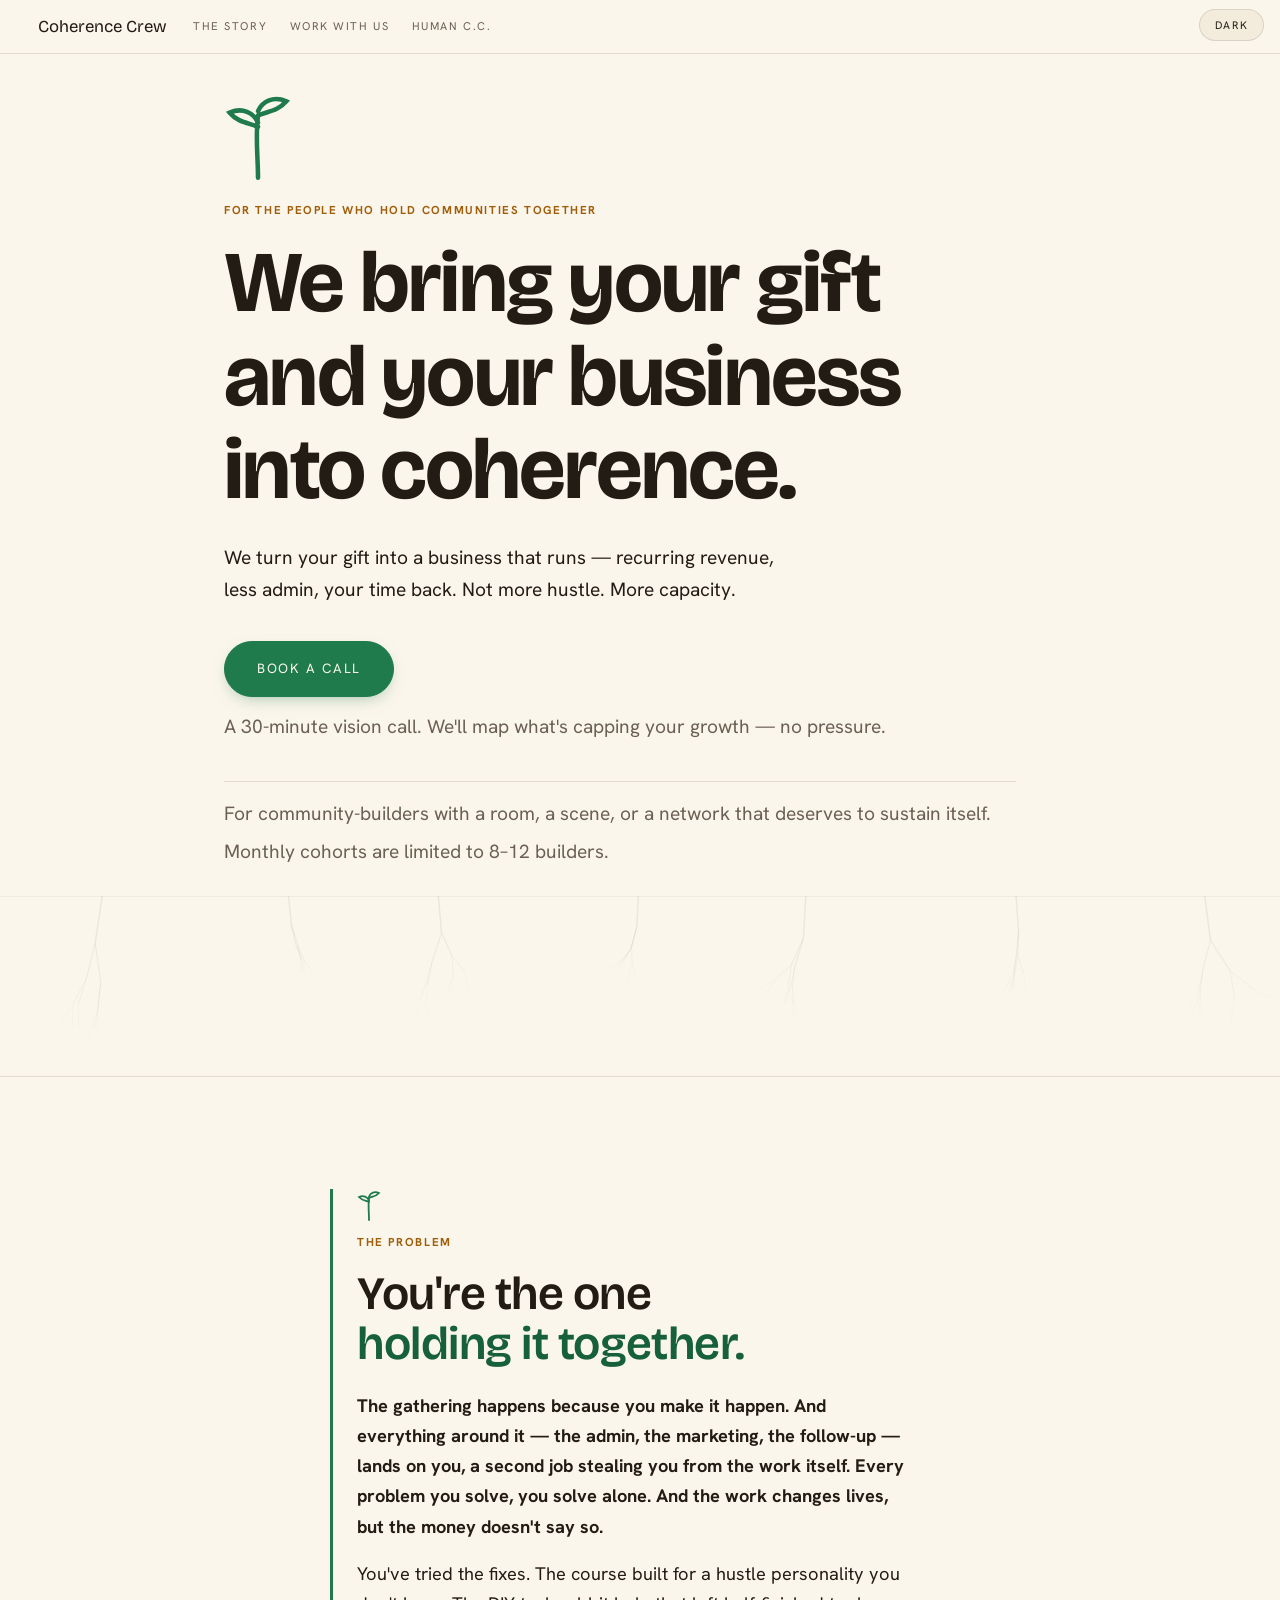
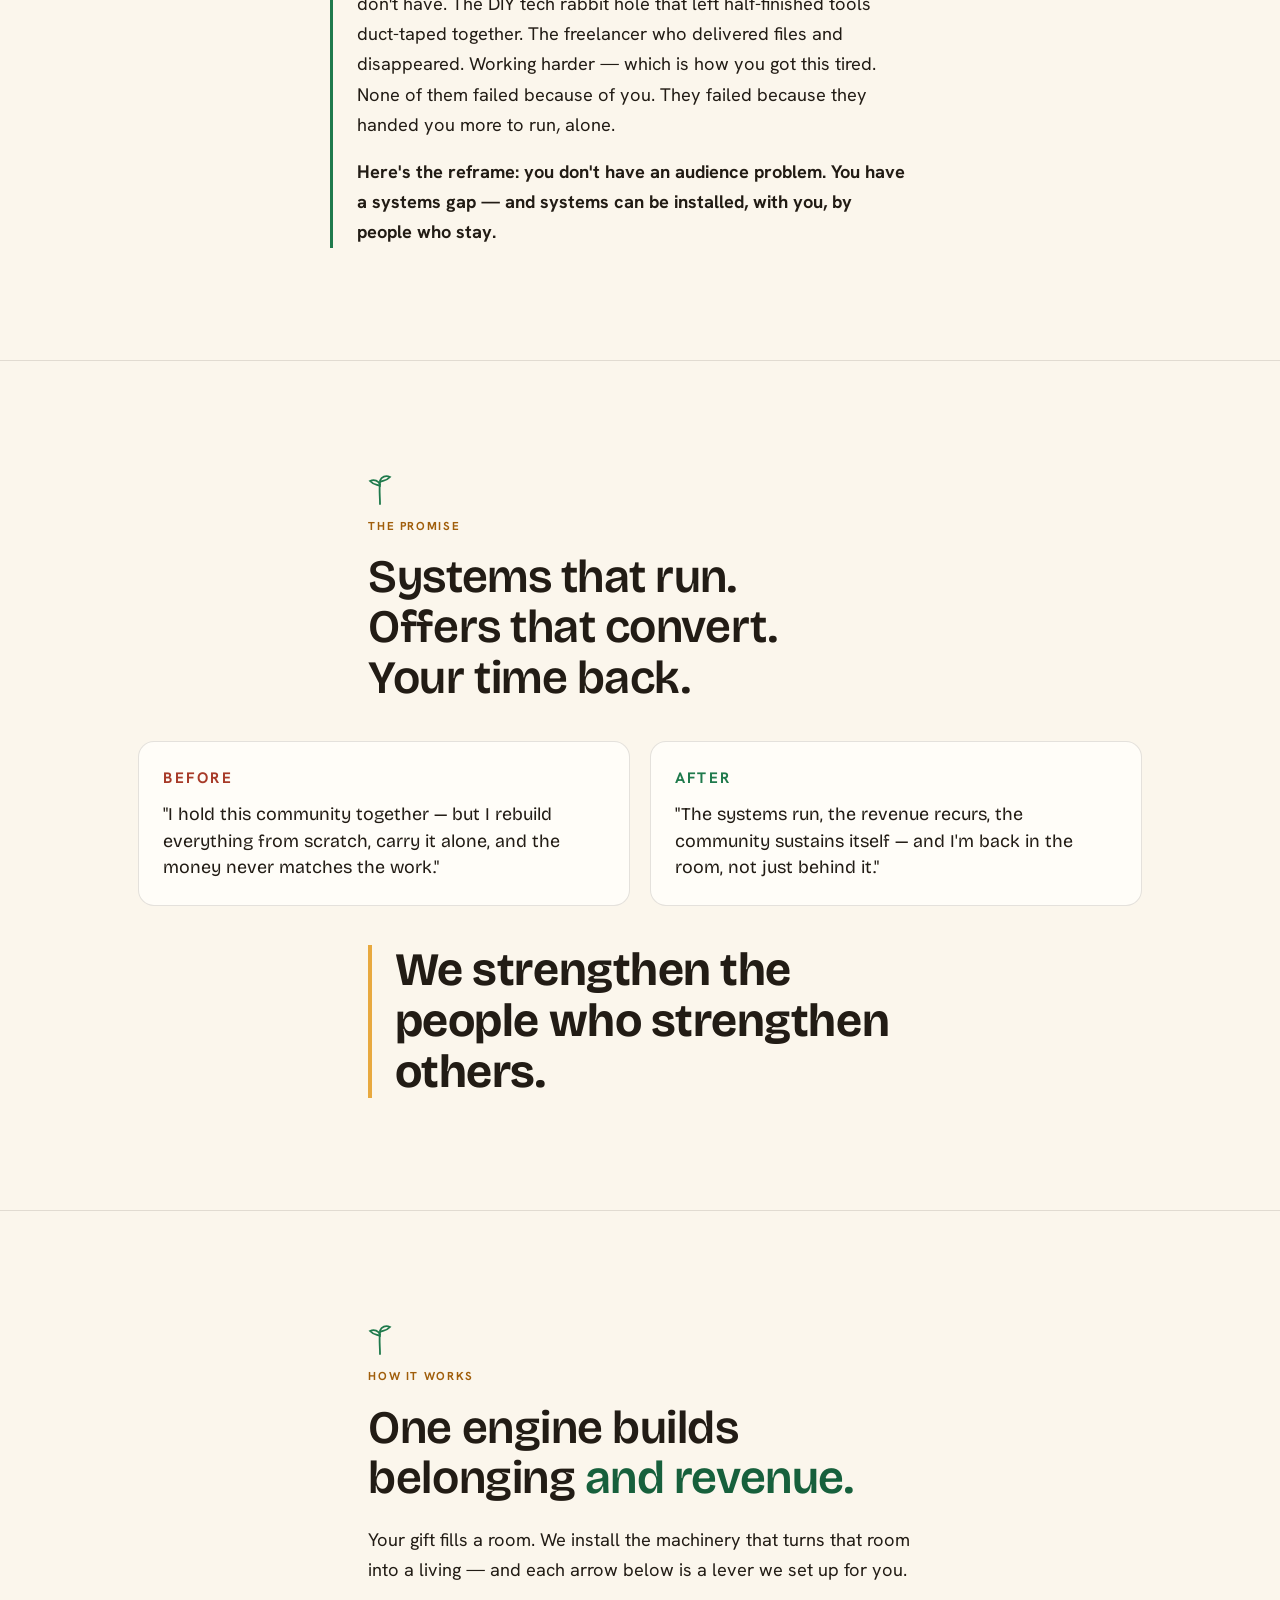
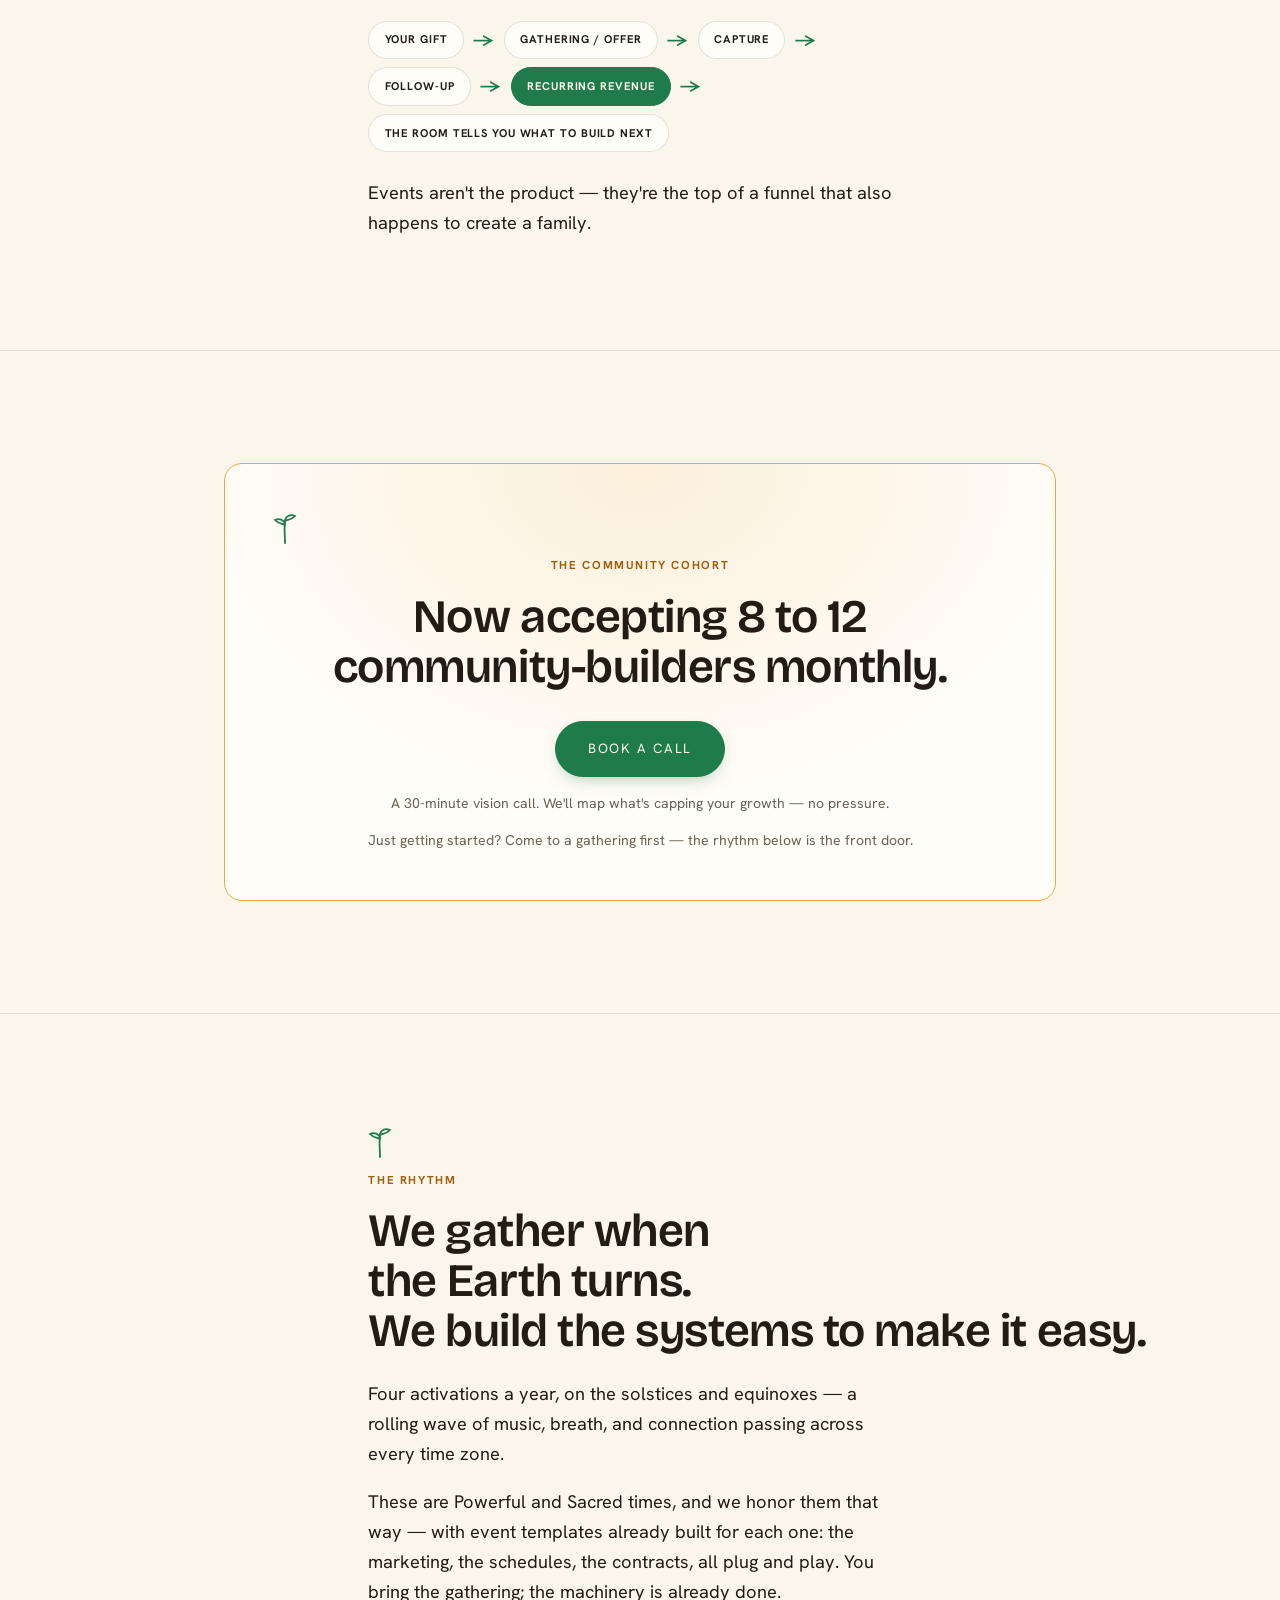
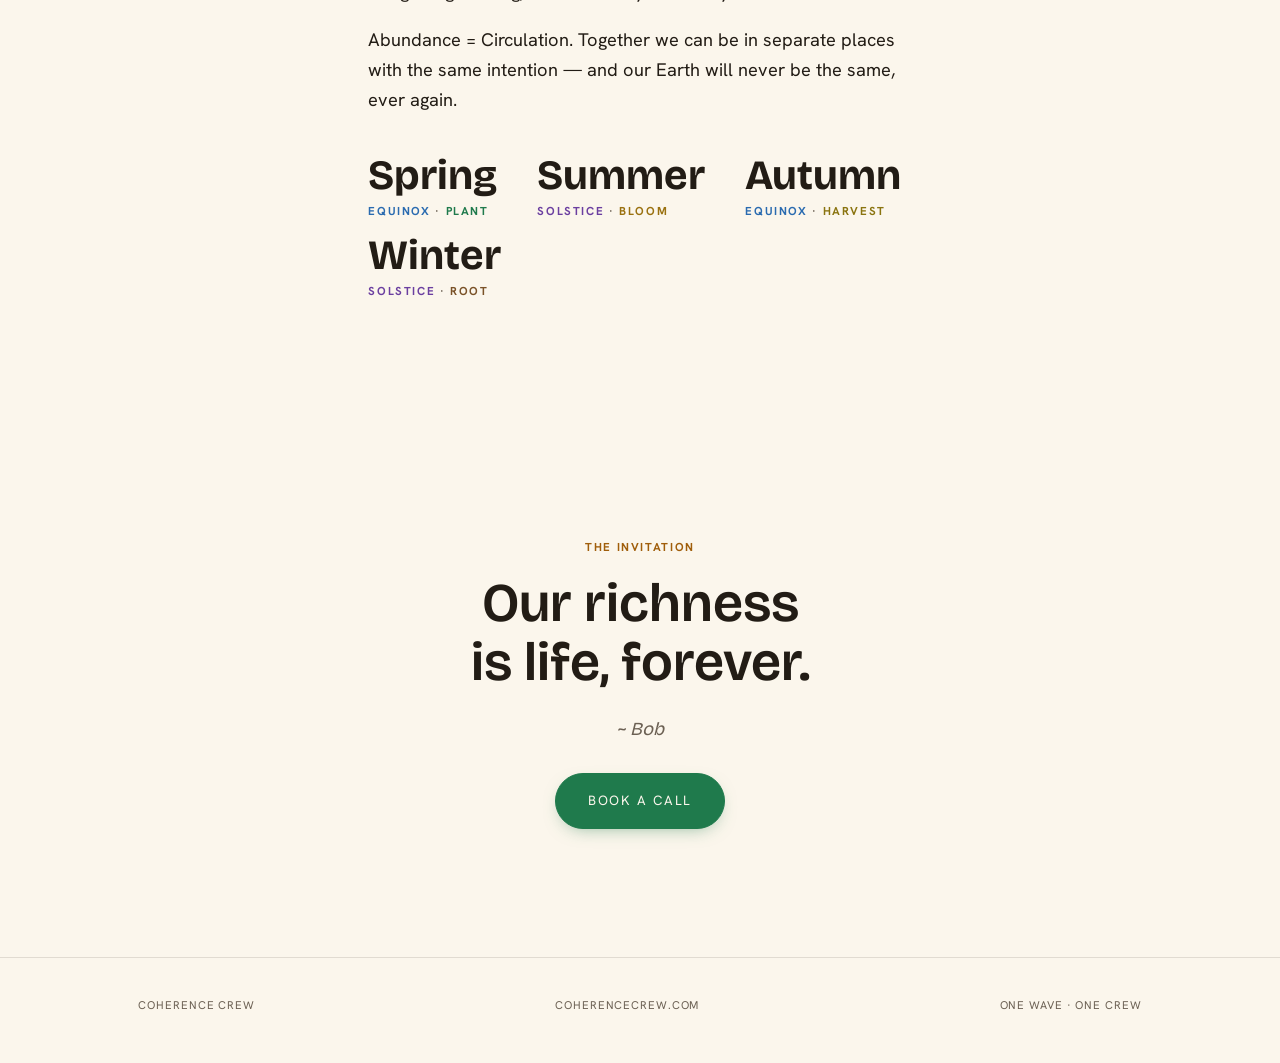
<file: web/index.html>
<!doctype html>
<html lang="en">
<head>
<meta charset="utf-8">
<meta name="viewport" content="width=device-width, initial-scale=1">
<title>Coherence Crew — Welcome Home</title>
<meta name="description" content="The Coherence Crew builds the business around your community — systems that run, recurring revenue, and your time back.">
<script>
/* Swap the booking link once, here. Falls back to business.html#apply if empty. */
const BOOKING_URL = 'https://calendly.com/tcmusic/30min';
</script>
<link rel="preconnect" href="https://fonts.googleapis.com">
<link rel="preconnect" href="https://fonts.gstatic.com" crossorigin>
<link href="https://fonts.googleapis.com/css2?family=Bricolage+Grotesque:opsz,wght@12..96,500;12..96,600;12..96,700&family=Hanken+Grotesk:wght@400;500;600;700&display=swap" rel="stylesheet">
<style>
:root{
  --ground:#FBF6EC; --ground-2:#FFFDF8; --surface:#F3ECDD;
  --ink:#221C15; --muted:#6B6053; --line:rgba(34,28,21,.12);
  --foxfire:#1F7A4C; --foxfire-deep:#17603C; --ember:#E8A93F;
  --warm-text:#A05E0B; --thread:rgba(34,28,21,.22);
  --serif:'Bricolage Grotesque',system-ui,sans-serif;
  --sans:'Hanken Grotesk',system-ui,-apple-system,sans-serif;
  --mono:'Hanken Grotesk',system-ui,sans-serif;
}
@media (prefers-color-scheme:dark){
  :root{
    --ground:#1A1410; --ground-2:#241C16; --surface:#2A2018;
    --ink:#F2E9DA; --muted:#BFB09A; --line:rgba(242,233,218,.14);
    --foxfire:#3FA96B; --foxfire-deep:#5FC489; --ember:#E8A93F;
    --warm-text:#EFB859; --thread:rgba(242,233,218,.26);
  }
}
:root[data-theme="dark"]{
  --ground:#1A1410; --ground-2:#241C16; --surface:#2A2018;
  --ink:#F2E9DA; --muted:#BFB09A; --line:rgba(242,233,218,.14);
  --foxfire:#3FA96B; --foxfire-deep:#5FC489; --ember:#E8A93F;
  --warm-text:#EFB859; --thread:rgba(242,233,218,.26);
}
:root[data-theme="light"]{
  --ground:#FBF6EC; --ground-2:#FFFDF8; --surface:#F3ECDD;
  --ink:#221C15; --muted:#6B6053; --line:rgba(34,28,21,.12);
  --foxfire:#1F7A4C; --foxfire-deep:#17603C; --ember:#E8A93F;
  --warm-text:#A05E0B; --thread:rgba(34,28,21,.22);
}
*{box-sizing:border-box}
html{scroll-behavior:smooth; overflow-x:hidden; scroll-snap-type:y mandatory; scroll-padding-top:3.5rem}
@media (prefers-reduced-motion:reduce){html{scroll-behavior:auto}}
.hero,.band,.close{scroll-snap-align:start}
@media (prefers-reduced-motion:reduce){html{scroll-snap-type:none}}
body{
  margin:0; background:var(--ground); color:var(--ink);
  font-family:var(--sans); font-size:clamp(1rem,.55vw + .9rem,1.14rem);
  line-height:1.65; -webkit-font-smoothing:antialiased; overflow-x:hidden;
}
.wrap{max-width:1080px; margin:0 auto; padding:0 clamp(1.2rem,4vw,2.4rem)}
.measure{max-width:62ch}
h1,h2,h3{font-family:var(--serif); font-weight:600; text-wrap:balance; line-height:1.08; margin:0}
p{margin:0}
a{color:inherit}
.eyebrow{
  font-family:var(--mono); font-size:.72rem; letter-spacing:.22em;
  text-transform:uppercase; color:var(--warm-text); font-weight:700; margin:0 0 1.1rem;
}
@media (prefers-color-scheme:dark){.eyebrow{color:var(--warm-text)}}
:root[data-theme="dark"] .eyebrow{color:var(--warm-text)}
:root[data-theme="light"] .eyebrow{color:var(--warm-text)}
.lead{color:var(--muted); font-size:1.15rem}
.kicker{color:var(--foxfire-deep)}
@media (prefers-color-scheme:dark){.kicker{color:var(--foxfire)}}
:root[data-theme="dark"] .kicker{color:var(--foxfire)}
:root[data-theme="light"] .kicker{color:var(--foxfire-deep)}

/* nav */
.nav{position:fixed; top:0; left:0; right:0; z-index:25; display:flex; align-items:center; gap:1.6rem;
  padding:.8rem clamp(1.2rem,4vw,2.4rem); padding-right:6.5rem;
  background:var(--ground); border-bottom:1px solid var(--line)}
.nav a{text-decoration:none; font-family:var(--mono); font-size:.7rem; letter-spacing:.14em; text-transform:uppercase; color:var(--muted)}
.nav a:hover{color:var(--ink)}
.nav a[aria-current]{color:var(--ink)}
.nav .brand{font-family:var(--serif); font-size:1.05rem; letter-spacing:0; text-transform:none; color:var(--ink)}
.navlinks{display:flex; gap:1.4rem; flex-wrap:wrap}
@media (max-width:560px){.navlinks{gap:.9rem}.nav{gap:.9rem; padding-right:4.6rem}.nav .brand{font-size:.98rem}.nav a{font-size:.64rem; letter-spacing:.1em}}
.nav a:focus-visible{outline:2px solid var(--foxfire); outline-offset:2px}

.toggle{
  position:fixed; top:.55rem; right:1rem; z-index:30;
  font-family:var(--mono); font-size:.68rem; letter-spacing:.14em; text-transform:uppercase;
  background:var(--surface); color:var(--ink); border:1px solid var(--line);
  border-radius:999px; padding:.5rem .9rem; cursor:pointer;
}
.toggle:hover{border-color:var(--foxfire)}
.toggle:focus-visible{outline:2px solid var(--foxfire); outline-offset:2px}

/* growth marks */
.sprout{display:block; width:24px; height:32px; margin:0 0 .7rem; overflow:visible}
.sprout path{fill:none; stroke:var(--foxfire); stroke-width:1.8; stroke-linecap:round;
  stroke-dasharray:70; stroke-dashoffset:70}
.reveal.in .sprout .st{animation:sprout-grow 1s ease-out forwards}
.reveal.in .sprout .l1{animation:sprout-grow .9s ease-out .45s forwards}
.reveal.in .sprout .l2{animation:sprout-grow .9s ease-out .65s forwards}
@keyframes sprout-grow{to{stroke-dashoffset:0}}
@media (prefers-reduced-motion:reduce){.sprout path{stroke-dashoffset:0; animation:none !important}}

/* hero */
.hero{position:relative; overflow:hidden; min-height:88vh; display:flex; align-items:center;
  padding:clamp(5.5rem,10vh,7.5rem) 0 clamp(10rem,18vw,13rem)}
.hero .wrap{position:relative; z-index:1}
#roots{position:absolute; left:0; right:0; bottom:0; width:100%; height:180px; pointer-events:none}
.hero h1{font-size:clamp(2.8rem,8vw,5.4rem); font-weight:700; letter-spacing:-.02em; max-width:16ch}
.hero .lead{margin-top:1.6rem; max-width:52ch; font-size:clamp(1.15rem,1.5vw,1.4rem); color:var(--ink)}
.hero .sub{margin-top:1.1rem; max-width:46ch; color:var(--muted)}
.hero-cta{display:flex; flex-wrap:wrap; align-items:center; gap:1.1rem 1.5rem; margin-top:2.2rem}
.btn-book{display:inline-block; box-shadow:0 6px 18px -8px rgba(31,122,76,.55); transition:background .18s ease,transform .18s ease,box-shadow .2s ease; font-family:var(--mono); font-size:.84rem; letter-spacing:.12em; text-transform:uppercase;
  background:var(--foxfire); color:var(--ground); border:1px solid var(--foxfire); border-radius:999px;
  padding:1rem 2rem; cursor:pointer; text-decoration:none}
.btn-book:hover{background:var(--foxfire-deep); color:var(--ground); transform:translateY(-2px); box-shadow:0 10px 24px -8px rgba(31,122,76,.5)}
.btn-book:focus-visible{outline:2px solid var(--foxfire); outline-offset:2px}
.hero .micro{margin-top:.9rem; font-size:clamp(1.15rem,1.5vw,1.4rem); color:var(--muted)}
.hero .meta{margin-top:2.4rem; padding-top:1rem; border-top:1px solid var(--line);
  display:flex; flex-wrap:wrap; gap:.4rem 2.2rem; font-size:clamp(1.15rem,1.5vw,1.4rem); color:var(--muted); max-width:72ch}
.hero-sprout{display:block; width:clamp(48px,6vw,68px); height:auto; margin-bottom:1.2rem; overflow:visible}
.hero-sprout path{fill:none; stroke:var(--foxfire); stroke-width:1.6; stroke-linecap:round;
  stroke-dasharray:90; stroke-dashoffset:90}
.in .hero-sprout .st{animation:sprout-grow 1.4s ease-out .2s forwards}
.in .hero-sprout .l1{animation:sprout-grow 1.1s ease-out .9s forwards}
.in .hero-sprout .l2{animation:sprout-grow 1.1s ease-out 1.15s forwards}
@media (prefers-reduced-motion:reduce){.hero-sprout path{stroke-dashoffset:0; animation:none !important}}

section.band{padding:clamp(4.5rem,9vw,7rem) 0; border-top:1px solid var(--line)}
.band h2{font-size:clamp(1.9rem,4.2vw,2.9rem); letter-spacing:-.01em; margin-bottom:1.4rem}
.band p + p{margin-top:1.1rem}

.reveal{opacity:0; transform:translateY(18px); transition:opacity .7s ease, transform .7s ease}
.reveal.in{opacity:1; transform:none}
@media (prefers-reduced-motion:reduce){.reveal{opacity:1; transform:none; transition:none}}

/* v3: pain → promise */
.pair{display:grid; grid-template-columns:1fr 1fr; gap:1.2rem; margin-top:2.4rem}
@media (max-width:680px){.pair{grid-template-columns:1fr}}
.pane{background:var(--ground-2); border:1px solid var(--line); border-radius:16px; padding:1.5rem}
.pane .cap{display:block; font-family:var(--mono); font-size:.95rem; font-weight:700; letter-spacing:.16em; text-transform:uppercase; color:var(--muted); margin-bottom:.6rem}
.pane .cap.before{color:#D75A45}
@media (prefers-color-scheme:light){.pane .cap.before{color:#A73A28}}
:root[data-theme="dark"] .pane .cap.before{color:#D75A45}
:root[data-theme="light"] .pane .cap.before{color:#A73A28}
.pane .cap.after{color:var(--foxfire)}
.pane p{font-family:var(--serif); font-size:1.12rem; line-height:1.5}
.soul{margin-top:2.4rem; font-family:var(--serif); font-weight:700; font-size:clamp(1.9rem,4.2vw,2.9rem); line-height:1.1; letter-spacing:-.01em; color:var(--ink); border-left:4px solid var(--ember); padding-left:1.4rem}

/* v3: revenue engine */
.engine{display:flex; flex-wrap:wrap; align-items:center; gap:.55rem .6rem; margin-top:2.2rem}
.engine .step{font-family:var(--mono); font-size:.7rem; font-weight:700; letter-spacing:.08em; text-transform:uppercase;
  border:1px solid var(--line); border-radius:999px; padding:.55rem .95rem; background:var(--ground-2); transition:transform .15s ease, border-color .15s ease}
.engine .step:hover{transform:translateY(-2px); border-color:var(--foxfire)}
.engine .step.win{background:var(--foxfire); color:var(--ground); border-color:var(--foxfire)}
.engine .arrow{color:var(--foxfire); font-weight:700}
@media (prefers-reduced-motion:reduce){.engine .step:hover{transform:none}}

/* v3: founding CTA */
.cta-band{text-align:center}
.cta-band .hearth{position:relative; overflow:hidden; max-width:52rem; margin:0 auto; background:var(--ground-2); border:1px solid var(--ember); border-radius:18px; padding:clamp(2rem,5vw,3rem)}
.cta-band .hearth::before{content:""; position:absolute; inset:0; background:radial-gradient(90% 130% at 50% 0%, rgba(232,169,63,.16), transparent 60%); pointer-events:none}
.cta-band .hearth>*{position:relative; z-index:1}
.band.accent-l .measure{border-left:3px solid var(--foxfire); padding-left:1.5rem}
.cta-band .micro{margin-top:.9rem; font-size:.88rem; color:var(--muted)}

/* rhythm strip */
.rhythm{display:flex; flex-wrap:wrap; gap:1rem 2.5rem; align-items:baseline; margin-top:2.4rem}
.rhythm .season{font-family:var(--serif); font-weight:700; font-size:clamp(1.9rem,4vw,2.6rem); line-height:1.1}
.rhythm .season span{display:block; font-family:var(--mono); font-size:.72rem; letter-spacing:.14em; text-transform:uppercase; color:var(--muted); margin-top:.35rem}
/* season accent words (Kevin-specified colors, tuned for both themes) */
.s-equinox{color:#6FA8DC}
.s-solstice{color:#A87FD1}
.s-plant{color:var(--foxfire)}
.s-bloom{color:#E0B34A}
.s-harvest{color:#E8D24A}
.s-root{color:#B98A5E}
@media (prefers-color-scheme:light){
  .s-equinox{color:#2A6BB0}
  .s-solstice{color:#6B3FA0}
  .s-bloom{color:#9A7110}
  .s-harvest{color:#8A7410}
  .s-root{color:#7A5228}
}
:root[data-theme="light"] .s-equinox{color:#2A6BB0}
:root[data-theme="light"] .s-solstice{color:#6B3FA0}
:root[data-theme="light"] .s-bloom{color:#9A7110}
:root[data-theme="light"] .s-harvest{color:#8A7410}
:root[data-theme="light"] .s-root{color:#7A5228}
:root[data-theme="dark"] .s-equinox{color:#6FA8DC}
:root[data-theme="dark"] .s-solstice{color:#A87FD1}
:root[data-theme="dark"] .s-bloom{color:#E0B34A}
:root[data-theme="dark"] .s-harvest{color:#E8D24A}
:root[data-theme="dark"] .s-root{color:#B98A5E}
.rhythm-note{margin-top:2.2rem}
.nowrap-lg{white-space:nowrap}
@media (max-width:640px){.nowrap-lg{white-space:normal}}

.close{text-align:center; padding:clamp(5rem,10vw,8rem) 0}
.close .attrib{margin:0 auto 1.8rem; font-family:var(--serif); font-style:italic; font-size:1.15rem; color:var(--muted)}
.close h2{font-size:clamp(2rem,4.8vw,3.4rem); max-width:18ch; margin:0 auto 1.4rem}
.close .lead{max-width:44ch; margin:0 auto}
footer{border-top:1px solid var(--line); padding:2.4rem 0 3rem}
footer .wrap{display:flex; flex-wrap:wrap; gap:.6rem 1.5rem; justify-content:space-between;
  font-family:var(--mono); font-size:.7rem; letter-spacing:.08em; text-transform:uppercase; color:var(--muted)}
@media (prefers-reduced-motion:reduce){.btn-book:hover{transform:none}}
.eyebrow{letter-spacing:.14em}
/* HCC secret popup */
.hcc-link{color:var(--foxfire-deep); text-decoration:underline; text-underline-offset:2px; background:none; border:0; padding:0; font:inherit; cursor:pointer}
@media (prefers-color-scheme:dark){.hcc-link{color:var(--foxfire)}}
:root[data-theme="dark"] .hcc-link{color:var(--foxfire)}
:root[data-theme="light"] .hcc-link{color:var(--foxfire-deep)}
.hcc-link:hover{color:var(--foxfire)}
.hcc-modal{width:min(92vw,640px); max-height:88vh; overflow:auto; border:1px solid var(--ember); border-radius:18px; background:var(--ground-2); color:var(--ink); padding:clamp(1.5rem,4vw,2.6rem); position:fixed; inset:0; margin:auto; z-index:1000; box-shadow:0 30px 80px -20px rgba(0,0,0,.5)}
.hcc-modal[open]:not(:modal){box-shadow:0 30px 80px -20px rgba(0,0,0,.5), 0 0 0 100vmax rgba(10,8,5,.6)}
.hcc-modal::backdrop{background:rgba(10,8,5,.6)}
.hcc-close{position:absolute; top:.6rem; right:.85rem; background:none; border:0; color:var(--muted); font-size:1.7rem; line-height:1; cursor:pointer}
.hcc-close:hover{color:var(--ink)}
.hcc-modal .eyebrow{color:var(--warm-text)}
.hcc-modal h2{font-size:clamp(1.6rem,3.5vw,2.2rem); margin:.2rem 0 .8rem}
.hcc-lead{color:var(--muted); font-size:1.05rem; margin-bottom:1.4rem}
.hcc-arts{display:grid; grid-template-columns:1fr 1fr; gap:.7rem; margin-bottom:1.3rem}
@media (max-width:520px){.hcc-arts{grid-template-columns:1fr}}
.hcc-arts div{background:var(--ground); border:1px solid var(--line); border-radius:12px; padding:.7rem .9rem}
.hcc-arts b{font-family:var(--serif); font-weight:700; display:block}
.hcc-arts span{font-family:var(--mono); font-size:.64rem; letter-spacing:.12em; text-transform:uppercase; color:var(--warm-text)}
.hcc-row{color:var(--muted); margin:.8rem 0; font-size:.97rem}
.hcc-row b{color:var(--ink)}
.hcc-quote{margin-top:1.4rem; font-family:var(--serif); font-weight:700; font-size:1.3rem; color:var(--ink); border-left:4px solid var(--ember); padding-left:1rem}
/* HCC: the capacity practice */
.cap-practice{margin-top:2rem; padding-top:2rem; border-top:1px solid var(--line)}
.cap-head{display:flex; align-items:center; gap:1rem; margin-bottom:1rem}
.cap-mark{width:58px; height:58px; flex:0 0 auto}
.cap-head h3{font-family:var(--serif); font-weight:700; font-size:clamp(1.4rem,3.2vw,1.95rem); line-height:1.03}
.cap-body{color:var(--muted); margin:.7rem 0; font-size:1rem; line-height:1.62}
.cap-body b{color:var(--ink)}
.dropcap{float:left; font-family:var(--serif); font-weight:700; font-size:3.1rem; line-height:.72; padding:.15rem .55rem 0 0; color:var(--foxfire-deep)}
@media (prefers-color-scheme:dark){.dropcap{color:var(--foxfire)}}
:root[data-theme="dark"] .dropcap{color:var(--foxfire)}
:root[data-theme="light"] .dropcap{color:var(--foxfire-deep)}
.cap-pull{font-family:var(--serif); font-weight:700; font-size:clamp(1.3rem,3vw,1.7rem); line-height:1.15; color:var(--ink); border-left:4px solid var(--foxfire); padding-left:1rem; margin:1.5rem 0}
.cap-sub{font-family:var(--serif); font-weight:700; font-size:1.3rem; margin:1.7rem 0 .3rem; color:var(--ink)}
.cap-sub .kick{color:var(--foxfire-deep)}
@media (prefers-color-scheme:dark){.cap-sub .kick{color:var(--foxfire)}}
:root[data-theme="dark"] .cap-sub .kick{color:var(--foxfire)}
:root[data-theme="light"] .cap-sub .kick{color:var(--foxfire-deep)}
.cap-order{list-style:none; margin:1.1rem 0; padding:0; display:grid; grid-template-columns:1fr 1fr; gap:.6rem}
@media (max-width:520px){.cap-order{grid-template-columns:1fr}}
.cap-order li{display:flex; align-items:baseline; gap:.55rem; background:var(--ground); border:1px solid var(--line); border-radius:12px; padding:.7rem .9rem; font-family:var(--serif); font-weight:700; font-size:1.1rem}
.cap-order li span{font-family:var(--mono); font-size:.64rem; letter-spacing:.1em; color:var(--warm-text); font-weight:700}
.cap-order li em{margin-left:auto; font-style:normal; font-family:var(--mono); font-size:.58rem; letter-spacing:.08em; text-transform:uppercase; color:var(--muted); font-weight:400}
.cap-box{margin-top:1.4rem; background:radial-gradient(130% 140% at 0% 0%, rgba(232,169,63,.16), transparent 60%), var(--ground); border:1px solid var(--ember); border-radius:14px; padding:1.2rem 1.3rem; font-family:var(--serif); font-weight:700; font-size:1.15rem; line-height:1.25; color:var(--ink)}
/* HCC: yin-yang turns slowly (stays circular); hover pauses + glows */
.cap-mark{transform-origin:50% 50%; animation:yy-turn 26s linear infinite}
.cap-mark:hover{animation-play-state:paused; filter:drop-shadow(0 0 7px rgba(232,169,63,.55))}
@keyframes yy-turn{to{transform:rotate(360deg)}}
@media (prefers-reduced-motion:reduce){.cap-mark{animation:none}}
/* HCC popup hover lifts */
.hcc-arts div,.cap-order li,.cap-box{transition:transform .18s ease, border-color .18s ease}
.hcc-arts div:hover{transform:translateY(-2px); border-color:var(--ember)}
.cap-order li:hover{transform:translateY(-2px); border-color:var(--foxfire)}
.cap-box:hover{transform:translateY(-2px)}
@media (prefers-reduced-motion:reduce){.hcc-arts div,.cap-order li,.cap-box{transition:none}.hcc-arts div:hover,.cap-order li:hover,.cap-box:hover{transform:none}}
/* HCC nav tab (opens the popup, not a page) */
.nav .hcc-link{font-family:var(--mono); font-size:.7rem; letter-spacing:.14em; text-transform:uppercase; color:var(--muted); text-decoration:none; font-weight:400}
.nav .hcc-link:hover{color:var(--ink)}
.nav .hcc-link:focus-visible{outline:2px solid var(--foxfire); outline-offset:2px}
@media (max-width:560px){.nav .hcc-link{font-size:.64rem; letter-spacing:.1em}}
</style>
</head>
<body>
<nav class="nav" aria-label="Site">
  <a class="brand" href="index.html" aria-current="page">Coherence Crew</a>
  <span class="navlinks">
    <a href="story.html">The Story</a>
    <a href="business.html">Work With Us</a>
    <button type="button" class="hcc-link">Human C.C.</button>
  </span>
</nav>
<button class="toggle" id="themeToggle" aria-label="Toggle light or dark theme">Theme</button>

<header class="hero in">
  <canvas id="roots" aria-hidden="true"></canvas>
  <div class="wrap">
    <svg class="hero-sprout" viewBox="0 0 24 32" aria-hidden="true">
      <path class="st" d="M12 31 C12 23 11 17 12 9"/>
      <path class="l1" d="M12 13 C8.5 11.5 5 11.5 2 8 C6.5 6 10.5 8 12 11.5"/>
      <path class="l2" d="M12 9 C15.5 7.5 19 7.5 22 4 C17.5 2 13.5 4 12 7.5"/>
    </svg>
    <p class="eyebrow">For the people who hold communities together</p>
    <h1>We bring your gift and your business into coherence.</h1>
    <p class="lead">We turn your gift into a business that runs — recurring revenue, less admin, your time back. Not more hustle. More capacity.</p>
    <div class="hero-cta">
      <a class="btn-book js-book" href="business.html#apply">Book a call</a>
    </div>
    <p class="micro">A 30-minute vision call. We'll map what's capping your growth — no pressure.</p>
    <div class="meta">
      <span>For community-builders with a room, a scene, or a network that deserves to sustain itself.</span>
      <span>Monthly cohorts are limited to 8–12 builders.</span>
    </div>
  </div>
</header>

<main>
<section class="band accent-l">
  <div class="wrap measure reveal">
    <p class="eyebrow">The problem</p>
    <h2>You're the one <span class="kicker">holding it together.</span></h2>
    <p style="font-weight:700">The gathering happens because you make it happen. And everything around it — the admin, the marketing, the follow-up — lands on you, a second job stealing you from the work itself. Every problem you solve, you solve alone. And the work changes lives, but the money doesn't say so.</p>
    <p>You've tried the fixes. The course built for a hustle personality you don't have. The DIY tech rabbit hole that left half-finished tools duct-taped together. The freelancer who delivered files and disappeared. Working harder — which is how you got this tired. None of them failed because of you. They failed because they handed you more to run, alone.</p>
    <p style="font-weight:700">Here's the reframe: you don't have an audience problem. You have a systems gap — and systems can be installed, with you, by people who stay.</p>
  </div>
</section>

<section class="band">
  <div class="wrap measure reveal">
    <p class="eyebrow">The promise</p>
    <h2>Systems that run.<br>Offers that convert.<br>Your time back.</h2>
  </div>
  <div class="wrap">
    <div class="pair">
      <div class="pane reveal">
        <span class="cap before">Before</span>
        <p>"I hold this community together — but I rebuild everything from scratch, carry it alone, and the money never matches the work."</p>
      </div>
      <div class="pane reveal">
        <span class="cap after">After</span>
        <p>"The systems run, the revenue recurs, the community sustains itself — and I'm back in the room, not just behind it."</p>
      </div>
    </div>
  </div>
  <div class="wrap measure reveal">
    <p class="soul">We strengthen the people who strengthen others.</p>
  </div>
</section>

<section class="band">
  <div class="wrap measure reveal">
    <p class="eyebrow">How it works</p>
    <h2>One engine builds belonging <span class="kicker">and revenue.</span></h2>
    <p>Your gift fills a room. We install the machinery that turns that room into a living — and each arrow below is a lever we set up for you.</p>
    <div class="engine" aria-label="The revenue engine">
      <span class="step">Your gift</span><span class="arrow">→</span>
      <span class="step">Gathering / offer</span><span class="arrow">→</span>
      <span class="step">Capture</span><span class="arrow">→</span>
      <span class="step">Follow-up</span><span class="arrow">→</span>
      <span class="step win">Recurring revenue</span><span class="arrow">→</span>
      <span class="step">The room tells you what to build next</span>
    </div>
    <p style="margin-top:1.6rem">Events aren't the product — they're the top of a funnel that also happens to create a family.</p>
  </div>
</section>

<section class="band cta-band">
  <div class="wrap reveal">
    <div class="hearth">
    <p class="eyebrow" style="text-align:center">The Community Cohort</p>
    <h2 style="margin-bottom:1.8rem">Now accepting 8 to 12 community-builders monthly.</h2>
    <a class="btn-book js-book" href="business.html#apply">Book a call</a>
    <p class="micro">A 30-minute vision call. We'll map what's capping your growth — no pressure.</p>
    <p class="micro">Just getting started? Come to a gathering first — the rhythm below is the front door.</p>
    </div>
  </div>
</section>

<section class="band">
  <div class="wrap measure reveal">
    <p class="eyebrow">The rhythm</p>
    <h2>We gather when the Earth turns.<br><span class="nowrap-lg">We build the systems to make it easy.</span></h2>
    <p>Four activations a year, on the solstices and equinoxes — a rolling wave of music, breath, and connection passing across every time zone.</p>
    <p class="rhythm-note">These are Powerful and Sacred times, and we honor them that way — with event templates already built for each one: the marketing, the schedules, the contracts, all plug and play. You bring the gathering; the machinery is already done.</p>
    <p>Abundance = Circulation. Together we can be in separate places with the same intention — and our Earth will never be the same, ever again.</p>
    <div class="rhythm">
      <span class="season">Spring<span><b class="s-equinox">Equinox</b> · <b class="s-plant">plant</b></span></span>
      <span class="season">Summer<span><b class="s-solstice">Solstice</b> · <b class="s-bloom">bloom</b></span></span>
      <span class="season">Autumn<span><b class="s-equinox">Equinox</b> · <b class="s-harvest">harvest</b></span></span>
      <span class="season">Winter<span><b class="s-solstice">Solstice</b> · <b class="s-root">root</b></span></span>
    </div>
  </div>
</section>

<section class="close">
  <div class="wrap">
    <p class="eyebrow" style="text-align:center">The invitation</p>
    <h2>Our richness is life, forever.</h2>
    <p class="attrib">~ Bob</p>
    <a class="btn-book js-book" href="business.html#apply">Book a call</a>
  </div>
</section>
</main>

<dialog class="hcc-modal" id="hccModal" aria-label="The Human Capacity Curriculum">
  <button class="hcc-close" type="button" aria-label="Close">&times;</button>
  <p class="eyebrow">The soul under the systems</p>
  <h2>The Human Capacity Curriculum</h2>
  <p class="hcc-lead">We don't just install funnels — we grow the whole person. Four arts, tuned to the balance in everyone, measured across eight forms of capital.</p>
  <div class="hcc-arts">
    <div><b>Music</b><span>Attunement</span></div>
    <div><b>Art</b><span>Expression</span></div>
    <div><b>Movement &middot; Healing</b><span>Embodiment</span></div>
    <div><b>Education</b><span>Understanding</span></div>
  </div>
  <p class="hcc-row"><b>The balance &mdash;</b> every session moves you between yin (receive, restore) and yang (act, create): the active and receptive energy in everyone, regardless of gender or age, so you leave centered.</p>
  <p class="hcc-row"><b>The measure &mdash;</b> Social &middot; Material &middot; Financial &middot; Living &middot; Intellectual &middot; Experiential &middot; Spiritual &middot; Cultural. Not to max one &mdash; to keep them circulating. Abundance = circulation.</p>
  <p class="hcc-quote">Come as you are. Leave in balance.</p>

  <div class="cap-practice">
    <div class="cap-head">
      <svg class="cap-mark" viewBox="0 0 100 100" role="img" aria-label="Balance">
        <circle cx="50" cy="50" r="48" fill="var(--ember)"/>
        <path d="M50 2 a48 48 0 0 1 0 96 a24 24 0 0 1 0 -48 a24 24 0 0 0 0 -48 z" fill="var(--foxfire)"/>
        <circle cx="50" cy="26" r="7" fill="var(--ember)"/>
        <circle cx="50" cy="74" r="7" fill="var(--foxfire)"/>
        <circle cx="50" cy="50" r="48" fill="none" stroke="var(--line)" stroke-width="1.5"/>
      </svg>
      <div>
        <p class="eyebrow">The capacity practice</p>
        <h3>You don&rsquo;t have a discipline problem.</h3>
      </div>
    </div>
    <p class="cap-body"><span class="dropcap">Y</span>ou have a capacity problem &mdash; and every strategy you stack on top of a depleted nervous system degrades on contact. That&rsquo;s why you know exactly what to do and still don&rsquo;t do it. It&rsquo;s why you underprice work you&rsquo;d defend for anyone else.</p>
    <p class="cap-body">The prescription you&rsquo;ve been handed is to become more relentless, and it isn&rsquo;t working because it asks you to abandon the exact thing you&rsquo;re built on.</p>
    <p class="cap-pull">You don&rsquo;t need more drive. You need structure around the gift you already have.</p>

    <h4 class="cap-sub">So we build <span class="kick">capacity first.</span></h4>
    <p class="cap-body">Every gathering runs four elements &mdash; <b>in that order</b> &mdash; because a body has to settle before a mind can learn anything worth keeping.</p>
    <ol class="cap-order">
      <li><span>01</span> Music <em>settle</em></li>
      <li><span>02</span> Movement <em>release</em></li>
      <li><span>03</span> Art <em>express</em></li>
      <li><span>04</span> Teaching <em>keep</em></li>
    </ol>
    <p class="cap-body">Then we count what you actually own. Money is one of <b>eight forms of wealth</b>, and most people here are quietly rich in the wrong currency for the problem in front of them: deep social capital they&rsquo;ve never converted, hard-won knowledge they&rsquo;ve never written down.</p>
    <div class="cap-box">We find the one resource capping your growth &mdash; and the surplus you already have to fix it.</div>
  </div>
</dialog>

<footer>
  <div class="wrap">
    <span>Coherence Crew</span>
    <span>coherencecrew.com</span>
    <span>One wave · one Crew</span>
  </div>
</footer>

<script>
(function(){
  "use strict";
  var reduce = window.matchMedia && window.matchMedia('(prefers-reduced-motion:reduce)').matches;
  var root = document.documentElement, tog = document.getElementById('themeToggle');
  function current(){
    var set = root.getAttribute('data-theme');
    if(set) return set;
    return (window.matchMedia && window.matchMedia('(prefers-color-scheme:dark)').matches) ? 'dark' : 'light';
  }
  tog.addEventListener('click', function(){
    var next = current()==='dark' ? 'light' : 'dark';
    root.setAttribute('data-theme', next);
    tog.textContent = next==='dark' ? 'Light' : 'Dark';
  });
  tog.textContent = current()==='dark' ? 'Light' : 'Dark';

  /* HCC secret popup */
  var hcc = document.getElementById('hccModal');
  if(hcc){
    document.addEventListener('click', function(e){
      var link = e.target.closest ? e.target.closest('.hcc-link') : null;
      if(link){ e.preventDefault(); if(hcc.showModal){ try{ hcc.showModal(); }catch(_){ hcc.setAttribute('open',''); } } else { hcc.setAttribute('open',''); } return; }
      if(e.target.closest && e.target.closest('.hcc-close')){ if(hcc.close) hcc.close(); else hcc.removeAttribute('open'); }
    });
    hcc.addEventListener('click', function(e){ if(e.target===hcc && hcc.close) hcc.close(); });
  }

  if(typeof BOOKING_URL === 'string' && BOOKING_URL){
    [].slice.call(document.querySelectorAll('.js-book')).forEach(function(a){ a.href = BOOKING_URL; });
  }

  var reveals = [].slice.call(document.querySelectorAll('.reveal'));
  if(reduce || !('IntersectionObserver' in window)){
    reveals.forEach(function(el){ el.classList.add('in'); });
  } else {
    var io = new IntersectionObserver(function(ents){
      ents.forEach(function(e){ if(e.isIntersecting){ e.target.classList.add('in'); io.unobserve(e.target); } });
    }, {threshold:.14});
    reveals.forEach(function(el){ io.observe(el); });
  }

  /* sprout marks: a seedling draws itself in as each section arrives */
  var SPROUT = '<svg class="sprout" viewBox="0 0 24 32" aria-hidden="true">'+
    '<path class="st" d="M12 31 C12 23 11 17 12 9"/>'+
    '<path class="l1" d="M12 13 C8.5 11.5 5 11.5 2 8 C6.5 6 10.5 8 12 11.5"/>'+
    '<path class="l2" d="M12 9 C15.5 7.5 19 7.5 22 4 C17.5 2 13.5 4 12 7.5"/></svg>';
  [].slice.call(document.querySelectorAll('main .reveal .eyebrow')).forEach(function(eb){
    var t = document.createElement('template'); t.innerHTML = SPROUT;
    eb.parentNode.insertBefore(t.content.firstChild, eb);
  });

  /* hero roots: a root system grows down from the soil line */
  (function(){
    var cv = document.getElementById('roots'); if(!cv) return;
    var ctx = cv.getContext('2d'), W,H,segs,grown,raf;
    function build(){
      var d = Math.min(window.devicePixelRatio||1, 2);
      W = cv.clientWidth; H = cv.clientHeight;
      cv.width = W*d; cv.height = H*d; ctx.setTransform(d,0,0,d,0,0);
      segs = []; grown = 0;
      var seeds = Math.max(4, Math.round(W/190));
      for(var s=0; s<seeds; s++){
        grow(W*(s+.5)/seeds + (Math.random()-.5)*40, 0, Math.PI/2 + (Math.random()-.5)*.4, 28+Math.random()*20, 0);
      }
    }
    function grow(x,y,a,len,d){
      if(d>4 || len<6) return;
      var nx = x+Math.cos(a)*len, ny = y+Math.sin(a)*len;
      segs.push({x1:x,y1:y,x2:nx,y2:ny,d:d});
      var n = d<2 ? 2 : (Math.random()<.6 ? 2 : 1);
      for(var b=0; b<n; b++) grow(nx,ny, a+(Math.random()-.5)*.9, len*(.68+Math.random()*.15), d+1);
    }
    function draw(){
      ctx.clearRect(0,0,W,H);
      var css = getComputedStyle(document.body);
      ctx.save(); ctx.strokeStyle = css.getPropertyValue('--line').trim();
      ctx.beginPath(); ctx.moveTo(0,.5); ctx.lineTo(W,.5); ctx.stroke(); ctx.restore();
      ctx.strokeStyle = css.getPropertyValue('--thread').trim();
      var shown = reduce ? segs.length : Math.floor(grown);
      for(var i=0; i<shown && i<segs.length; i++){
        var s = segs[i];
        ctx.globalAlpha = .3 - s.d*.045; ctx.lineWidth = Math.max(.4, 1.5 - s.d*.3);
        ctx.beginPath(); ctx.moveTo(s.x1,s.y1); ctx.lineTo(s.x2,s.y2); ctx.stroke();
      }
      ctx.globalAlpha = 1;
      if(!reduce && grown < segs.length){ grown += segs.length/110; raf = requestAnimationFrame(draw); }
    }
    build(); draw();
    tog.addEventListener('click', function(){ grown = segs.length; requestAnimationFrame(draw); });
    var rt; window.addEventListener('resize', function(){
      cancelAnimationFrame(raf); clearTimeout(rt);
      rt = setTimeout(function(){ build(); grown = segs.length; draw(); }, 200);
    });
  })();
})();
</script>
</body>
</html>
</file>
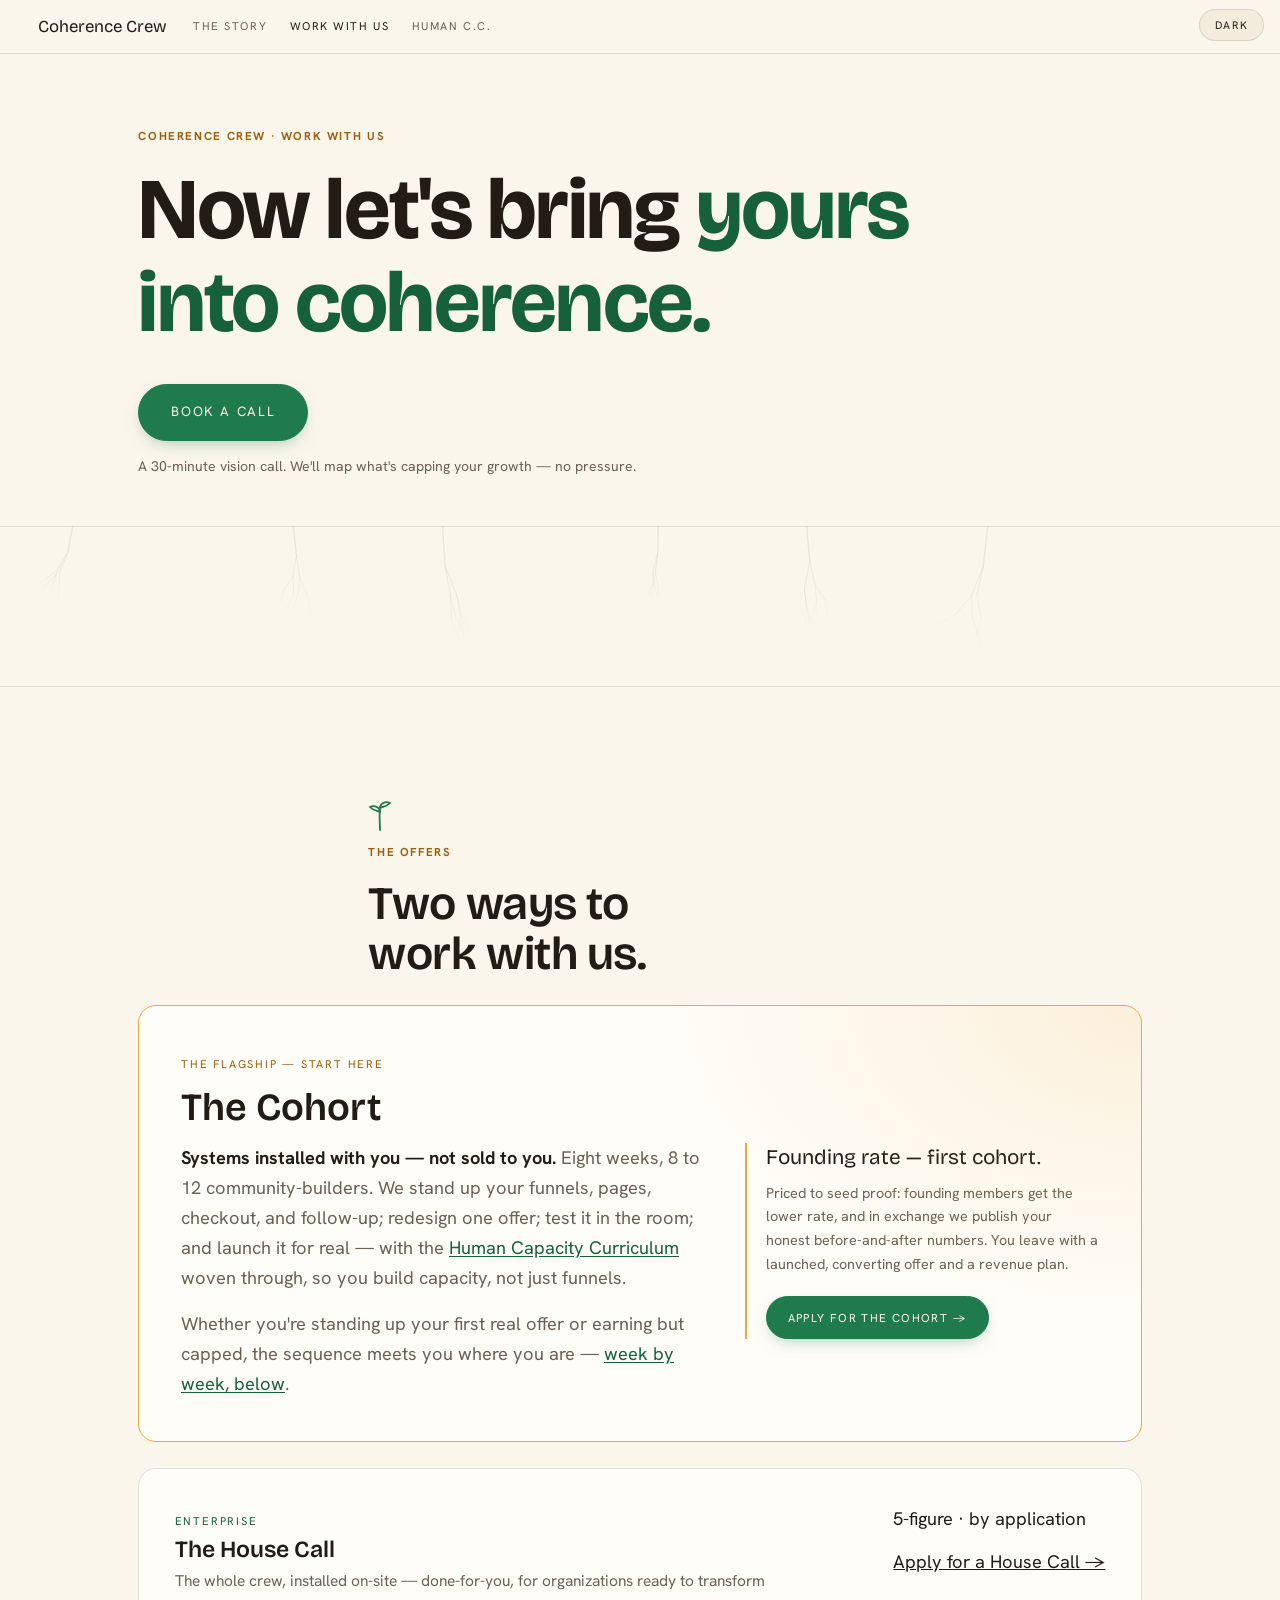
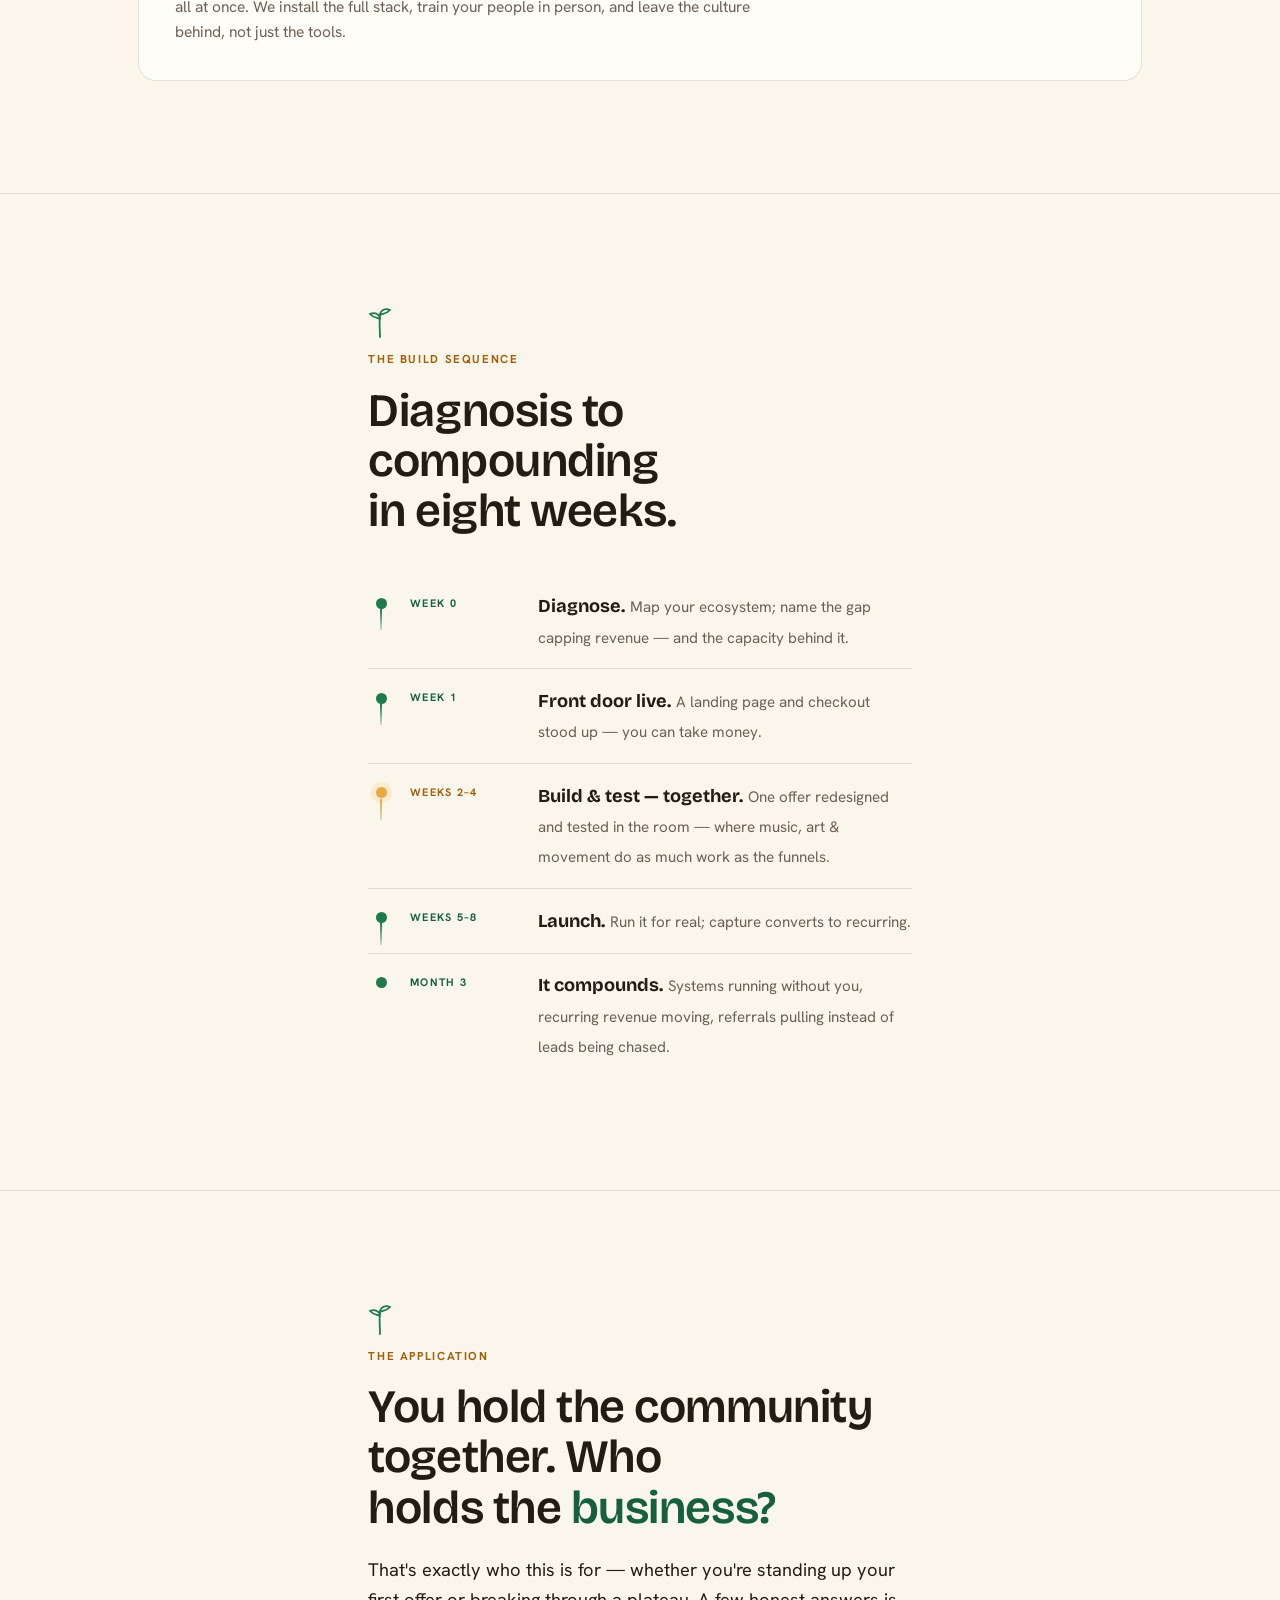
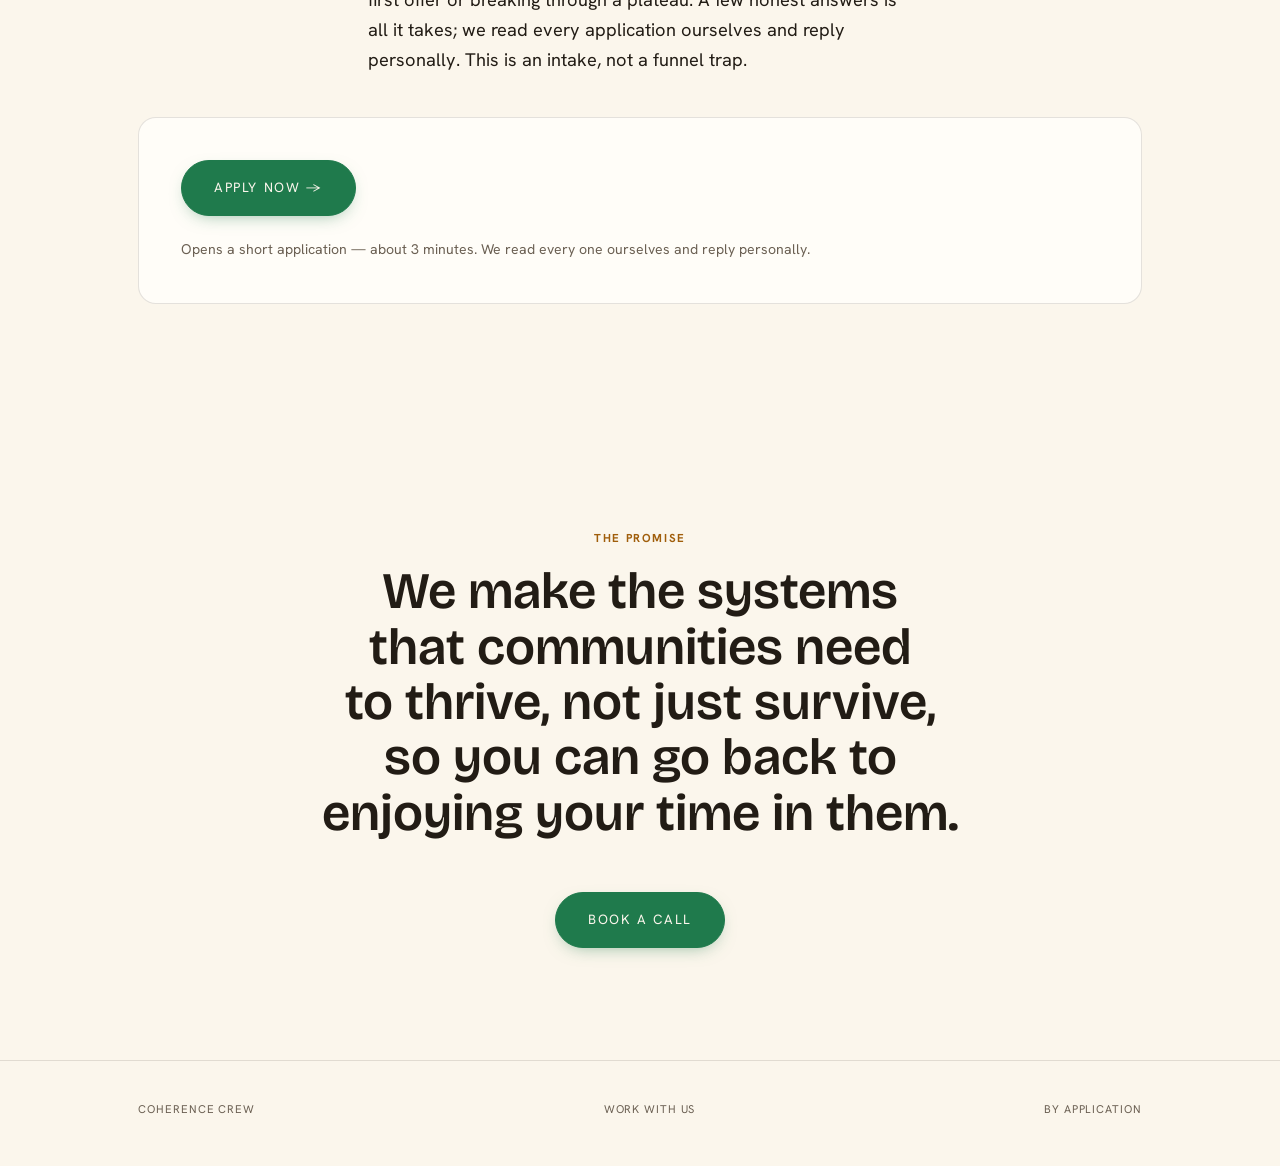
<file: web/business.html>
<!doctype html>
<html lang="en">
<head>
<meta charset="utf-8">
<meta name="viewport" content="width=device-width, initial-scale=1">
<title>Coherence Crew — Work With Us</title>
<meta name="description" content="Work with the Coherence Crew: come to a gathering, join The Toolkit, apply for The Cohort or The Buildout — or bring the whole Crew to your door with The House Call.">
<script>
/* Swap these links once, here. */
const BOOKING_URL = 'https://calendly.com/tcmusic/30min';
const APPLICATION_URL = 'https://docs.google.com/forms/d/e/1FAIpQLSdXl56yb2uVhSDIdHZrGs1KYWXQhG0ew7Q2r3rLqnzFBq1_cA/viewform';
</script>
<link rel="preconnect" href="https://fonts.googleapis.com">
<link rel="preconnect" href="https://fonts.gstatic.com" crossorigin>
<link href="https://fonts.googleapis.com/css2?family=Bricolage+Grotesque:opsz,wght@12..96,500;12..96,600;12..96,700&family=Hanken+Grotesk:wght@400;500;600;700&display=swap" rel="stylesheet">
<style>
:root{
  --ground:#FBF6EC; --ground-2:#FFFDF8; --surface:#F3ECDD;
  --ink:#221C15; --muted:#6B6053; --line:rgba(34,28,21,.12);
  --foxfire:#1F7A4C; --foxfire-deep:#17603C; --ember:#E8A93F;
  --warm-text:#A05E0B; --thread:rgba(34,28,21,.22);
  --serif:'Bricolage Grotesque',system-ui,sans-serif;
  --sans:'Hanken Grotesk',system-ui,-apple-system,sans-serif;
  --mono:'Hanken Grotesk',system-ui,sans-serif;
}
@media (prefers-color-scheme:dark){
  :root{
    --ground:#1A1410; --ground-2:#241C16; --surface:#2A2018;
    --ink:#F2E9DA; --muted:#BFB09A; --line:rgba(242,233,218,.14);
    --foxfire:#3FA96B; --foxfire-deep:#5FC489; --ember:#E8A93F;
    --warm-text:#EFB859; --thread:rgba(242,233,218,.26);
  }
}
:root[data-theme="dark"]{
  --ground:#1A1410; --ground-2:#241C16; --surface:#2A2018;
  --ink:#F2E9DA; --muted:#BFB09A; --line:rgba(242,233,218,.14);
  --foxfire:#3FA96B; --foxfire-deep:#5FC489; --ember:#E8A93F;
  --warm-text:#EFB859; --thread:rgba(242,233,218,.26);
}
:root[data-theme="light"]{
  --ground:#FBF6EC; --ground-2:#FFFDF8; --surface:#F3ECDD;
  --ink:#221C15; --muted:#6B6053; --line:rgba(34,28,21,.12);
  --foxfire:#1F7A4C; --foxfire-deep:#17603C; --ember:#E8A93F;
  --warm-text:#A05E0B; --thread:rgba(34,28,21,.22);
}
*{box-sizing:border-box}
html{scroll-behavior:smooth; overflow-x:hidden; scroll-snap-type:y mandatory; scroll-padding-top:3.5rem}
@media (prefers-reduced-motion:reduce){html{scroll-behavior:auto}}
.hero,.band,.close{scroll-snap-align:start}
@media (prefers-reduced-motion:reduce){html{scroll-snap-type:none}}
body{
  margin:0; background:var(--ground); color:var(--ink);
  font-family:var(--sans); font-size:clamp(1rem,.55vw + .9rem,1.14rem);
  line-height:1.65; -webkit-font-smoothing:antialiased; overflow-x:hidden;
}
.wrap{max-width:1080px; margin:0 auto; padding:0 clamp(1.2rem,4vw,2.4rem)}
.measure{max-width:62ch}
h1,h2,h3{font-family:var(--serif); font-weight:600; text-wrap:balance; line-height:1.08; margin:0}
p{margin:0}
a{color:inherit}
.eyebrow{
  font-family:var(--mono); font-size:.72rem; letter-spacing:.22em;
  text-transform:uppercase; color:var(--warm-text); font-weight:700; margin:0 0 1.1rem;
}
@media (prefers-color-scheme:dark){.eyebrow{color:var(--warm-text)}}
:root[data-theme="dark"] .eyebrow{color:var(--warm-text)}
:root[data-theme="light"] .eyebrow{color:var(--warm-text)}
.lead{color:var(--muted); font-size:1.15rem}
.kicker{color:var(--foxfire-deep)}
@media (prefers-color-scheme:dark){.kicker{color:var(--foxfire)}}
:root[data-theme="dark"] .kicker{color:var(--foxfire)}
:root[data-theme="light"] .kicker{color:var(--foxfire-deep)}
.ilink{color:var(--foxfire-deep); text-decoration:underline; text-underline-offset:2px}
@media (prefers-color-scheme:dark){.ilink{color:var(--foxfire)}}
:root[data-theme="dark"] .ilink{color:var(--foxfire)}
:root[data-theme="light"] .ilink{color:var(--foxfire-deep)}
.ilink:hover{color:var(--foxfire)}

/* nav */
.nav{position:fixed; top:0; left:0; right:0; z-index:25; display:flex; align-items:center; gap:1.6rem;
  padding:.8rem clamp(1.2rem,4vw,2.4rem); padding-right:6.5rem;
  background:var(--ground); border-bottom:1px solid var(--line)}
.nav a{text-decoration:none; font-family:var(--mono); font-size:.7rem; letter-spacing:.14em; text-transform:uppercase; color:var(--muted)}
.nav a:hover{color:var(--ink)}
.nav a[aria-current]{color:var(--ink)}
.nav .brand{font-family:var(--serif); font-size:1.05rem; letter-spacing:0; text-transform:none; color:var(--ink)}
.navlinks{display:flex; gap:1.4rem; flex-wrap:wrap}
@media (max-width:560px){.navlinks{gap:.9rem}.nav{gap:.9rem; padding-right:4.6rem}.nav .brand{font-size:.98rem}.nav a{font-size:.64rem; letter-spacing:.1em}}
.nav a:focus-visible{outline:2px solid var(--foxfire); outline-offset:2px}

.toggle{
  position:fixed; top:.55rem; right:1rem; z-index:30;
  font-family:var(--mono); font-size:.68rem; letter-spacing:.14em; text-transform:uppercase;
  background:var(--surface); color:var(--ink); border:1px solid var(--line);
  border-radius:999px; padding:.5rem .9rem; cursor:pointer;
}
.toggle:hover{border-color:var(--foxfire)}
.toggle:focus-visible{outline:2px solid var(--foxfire); outline-offset:2px}

/* growth marks */
.sprout{display:block; width:24px; height:32px; margin:0 0 .7rem; overflow:visible}
.sprout path{fill:none; stroke:var(--foxfire); stroke-width:1.8; stroke-linecap:round;
  stroke-dasharray:70; stroke-dashoffset:70}
.reveal.in .sprout .st{animation:sprout-grow 1s ease-out forwards}
.reveal.in .sprout .l1{animation:sprout-grow .9s ease-out .45s forwards}
.reveal.in .sprout .l2{animation:sprout-grow .9s ease-out .65s forwards}
@keyframes sprout-grow{to{stroke-dashoffset:0}}
@media (prefers-reduced-motion:reduce){.sprout path{stroke-dashoffset:0; animation:none !important}}

.hero{position:relative; overflow:hidden; padding:clamp(6rem,14vh,9rem) 0 clamp(10rem,18vw,13rem)}
.hero .wrap{position:relative; z-index:1}
#roots{position:absolute; left:0; right:0; bottom:0; width:100%; height:160px; pointer-events:none}
.hero h1{font-size:clamp(2.8rem,8vw,5.4rem); font-weight:700; letter-spacing:-.02em}
.hero .lead{margin-top:1.5rem; max-width:44ch; font-size:clamp(1.15rem,1.4vw,1.4rem); color:var(--ink)}

section.band{padding:clamp(4.5rem,9vw,7rem) 0; border-top:1px solid var(--line)}
.band h2{font-size:clamp(1.9rem,4.2vw,2.9rem); letter-spacing:-.01em; margin-bottom:1.4rem}
.band p + p{margin-top:1.1rem}

.reveal{opacity:0; transform:translateY(18px); transition:opacity .7s ease, transform .7s ease}
.reveal.in{opacity:1; transform:none}
@media (prefers-reduced-motion:reduce){.reveal{opacity:1; transform:none; transition:none}}

/* offers */
.offers{display:grid; grid-template-columns:repeat(3,1fr); gap:1.2rem; margin-top:2.6rem}
@media (max-width:860px){.offers{grid-template-columns:1fr}}
.offer{background:var(--ground-2); border:1px solid var(--line); border-radius:16px; padding:1.7rem 1.5rem; display:flex; flex-direction:column; gap:.8rem}
.offer .num{font-family:var(--mono); font-size:.7rem; letter-spacing:.16em; text-transform:uppercase; color:var(--warm-text)}
@media (prefers-color-scheme:dark){.offer .num{color:var(--warm-text)}}
:root[data-theme="dark"] .offer .num{color:var(--warm-text)}
:root[data-theme="light"] .offer .num{color:var(--warm-text)}
.offer h3{font-size:1.45rem}
.offer p{color:var(--muted); font-size:.97rem}
.offer ul{margin:.2rem 0 0; padding-left:1.1rem; color:var(--muted); font-size:.93rem}
.offer li{margin:.3rem 0}
.offer .price{margin-top:auto; padding-top:1rem; font-family:var(--mono); font-size:.72rem; letter-spacing:.12em; text-transform:uppercase; color:var(--ink); border-top:1px solid var(--line)}
.offer .cta{align-self:flex-start; margin-top:.6rem; font-family:var(--mono); font-size:.72rem; letter-spacing:.12em; text-transform:uppercase;
  background:transparent; color:var(--ink); border:1px solid var(--foxfire); border-radius:999px; padding:.55rem 1rem; cursor:pointer; text-decoration:none}
.offer .cta:hover{background:var(--foxfire); color:var(--ground)}
.offer .cta:focus-visible{outline:2px solid var(--foxfire); outline-offset:2px}

/* flagship */
.flagship{margin-top:1.6rem; background:var(--ground-2); border:1px solid var(--ember); border-radius:18px; padding:clamp(1.6rem,4vw,2.6rem); position:relative; overflow:hidden}
.flagship::before{content:""; position:absolute; inset:0; background:radial-gradient(80% 120% at 100% 0%, rgba(232,169,63,.16), transparent 60%); pointer-events:none}
.flagship .num{font-family:var(--mono); font-size:.7rem; letter-spacing:.16em; text-transform:uppercase; color:var(--warm-text)}
.flagship h3{font-size:clamp(1.7rem,3.4vw,2.4rem); margin:.6rem 0 .9rem}
.flagship .grid{display:grid; grid-template-columns:1.2fr .8fr; gap:2rem; align-items:start}
@media (max-width:780px){.flagship .grid{grid-template-columns:1fr}}
.flagship p{color:var(--muted)}
.flagship p b{color:var(--ink)}
.flagship ul{margin:1rem 0 0; padding-left:1.1rem; color:var(--muted); font-size:.95rem}
.flagship li{margin:.4rem 0}
.flagship .price-block{border-left:2px solid var(--ember); padding-left:1.2rem}
.flagship .price-line{font-family:var(--serif); font-size:1.3rem; color:var(--ink); line-height:1.4}
.flagship .price-sub{margin-top:.6rem; font-size:.9rem}
.flagship .cta{display:inline-block; margin-top:1.2rem; font-family:var(--mono); font-size:.72rem; letter-spacing:.12em; text-transform:uppercase;
  background:var(--foxfire); color:var(--ground); border:1px solid var(--foxfire); border-radius:999px; padding:.7rem 1.3rem; cursor:pointer; text-decoration:none; box-shadow:0 6px 18px -8px rgba(31,122,76,.55); transition:background .18s ease,transform .18s ease}
.flagship .cta:hover{background:var(--foxfire-deep); color:var(--ground); transform:translateY(-2px)}
.flagship .cta:focus-visible{outline:2px solid var(--foxfire); outline-offset:2px}

/* build sequence timeline */
.journey{list-style:none; margin:2.4rem 0 0; padding:0}
.journey li{display:grid; grid-template-columns:1.6rem 7rem 1fr; gap:1rem; align-items:start; padding:1.05rem 0; border-top:1px solid var(--line)}
.journey li:first-child{border-top:0}
.journey .rail{position:relative; display:flex; justify-content:center; padding-top:.4rem}
.journey .rail::before{content:""; position:absolute; top:1.1rem; bottom:-1.35rem; width:2px; background:linear-gradient(var(--foxfire), rgba(31,122,76,.2))}
.journey li:last-child .rail::before{display:none}
.journey .dot{width:11px; height:11px; border-radius:50%; background:var(--foxfire); position:relative; z-index:1}
.journey li.gather .dot{background:var(--ember); box-shadow:0 0 0 5px rgba(232,169,63,.16)}
.journey li.gather .rail::before{background:linear-gradient(var(--ember), rgba(31,122,76,.2))}
.journey .m{font-family:var(--mono); font-size:.68rem; font-weight:700; letter-spacing:.12em; text-transform:uppercase; color:var(--foxfire-deep); padding-top:.2rem}
@media (prefers-color-scheme:dark){.journey .m{color:var(--foxfire)}}
:root[data-theme="dark"] .journey .m{color:var(--foxfire)}
:root[data-theme="light"] .journey .m{color:var(--foxfire-deep)}
.journey li.gather .m{color:var(--warm-text)}
.journey .content b{font-family:var(--serif); font-weight:700}
.journey .d{color:var(--muted); font-size:.95rem}
@media (max-width:560px){.journey li{grid-template-columns:1.6rem 1fr}.journey .m{grid-column:2; padding-top:0; margin-bottom:.1rem}.journey .content{grid-column:2}}

/* intake form */
.intake{margin-top:2.6rem; background:var(--ground-2); border:1px solid var(--line); border-radius:18px; padding:clamp(1.6rem,4vw,2.6rem)}
.intake .fields{display:grid; grid-template-columns:1fr 1fr; gap:1.2rem}
@media (max-width:680px){.intake .fields{grid-template-columns:1fr}}
.field{display:flex; flex-direction:column; gap:.4rem}
.field.full{grid-column:1 / -1}
.field label{font-family:var(--mono); font-size:.68rem; letter-spacing:.14em; text-transform:uppercase; color:var(--muted)}
.field input,.field select,.field textarea{
  background:var(--ground); color:var(--ink); border:1px solid var(--line); border-radius:10px;
  padding:.75rem .9rem; font-family:var(--sans); font-size:1rem;
}
.field textarea{min-height:120px; resize:vertical}
.field input:focus,.field select:focus,.field textarea:focus{outline:2px solid var(--foxfire); outline-offset:1px; border-color:var(--foxfire)}
.intake .actions{margin-top:1.6rem; display:flex; flex-wrap:wrap; gap:.8rem; align-items:center}
.apply-card{display:flex; flex-direction:column; align-items:flex-start; gap:.4rem}
.btn{font-family:var(--mono); font-size:.74rem; letter-spacing:.12em; text-transform:uppercase; border-radius:999px; padding:.7rem 1.3rem; cursor:pointer}
.btn.primary{background:var(--foxfire); color:var(--ground); border:1px solid var(--foxfire)}
.btn.primary:hover{background:transparent; color:var(--ink)}
.btn.ghost{background:transparent; color:var(--ink); border:1px solid var(--line)}
.btn.ghost:hover{border-color:var(--foxfire)}
.btn:focus-visible{outline:2px solid var(--foxfire); outline-offset:2px}
.btn-book{display:inline-block; box-shadow:0 6px 18px -8px rgba(31,122,76,.55); transition:background .18s ease,transform .18s ease,box-shadow .2s ease; font-family:var(--mono); font-size:.84rem; letter-spacing:.12em; text-transform:uppercase;
  background:var(--foxfire); color:var(--ground); border:1px solid var(--foxfire); border-radius:999px;
  padding:1rem 2rem; cursor:pointer; text-decoration:none}
.btn-book:hover{background:var(--foxfire-deep); color:var(--ground); transform:translateY(-2px); box-shadow:0 10px 24px -8px rgba(31,122,76,.5)}
.btn-book:focus-visible{outline:2px solid var(--foxfire); outline-offset:2px}
.hero-cta{margin-top:2.2rem}
.hero .micro{margin-top:.9rem; font-size:.88rem; color:var(--muted)}
.housecall{margin-top:1.6rem; background:var(--ground-2); border:1px solid var(--line); border-radius:18px;
  padding:clamp(1.4rem,3.5vw,2.2rem); display:flex; flex-wrap:wrap; gap:1rem 2rem; align-items:baseline; justify-content:space-between}
.housecall .blurb{flex:1 1 32ch; max-width:60ch}
.housecall h3{font-size:1.45rem; margin-bottom:.4rem}
.housecall p{color:var(--muted); font-size:.97rem}
.housecall .side{display:flex; flex-direction:column; gap:.8rem; align-items:flex-start}
.housecall .num{display:block; margin-bottom:.4rem; font-family:var(--mono); font-size:.7rem; letter-spacing:.16em; text-transform:uppercase; color:var(--foxfire-deep)}
@media (prefers-color-scheme:dark){.housecall .num{color:var(--foxfire)}}
:root[data-theme="dark"] .housecall .num{color:var(--foxfire)}
:root[data-theme="light"] .housecall .num{color:var(--foxfire-deep)}
.form-note{margin-top:1rem; font-size:.88rem; color:var(--muted)}
.copy-status{font-family:var(--mono); font-size:.7rem; letter-spacing:.1em; text-transform:uppercase; color:var(--foxfire-deep)}
@media (prefers-color-scheme:dark){.copy-status{color:var(--foxfire)}}
:root[data-theme="dark"] .copy-status{color:var(--foxfire)}
:root[data-theme="light"] .copy-status{color:var(--foxfire-deep)}

.close{text-align:center; padding:clamp(4.5rem,9vw,7rem) 0}
.close h2{font-size:clamp(2rem,4.8vw,3.2rem); max-width:20ch; margin:0 auto 1.2rem}
.close .lead{max-width:44ch; margin:0 auto}
footer{border-top:1px solid var(--line); padding:2.4rem 0 3rem}
footer .wrap{display:flex; flex-wrap:wrap; gap:.6rem 1.5rem; justify-content:space-between;
  font-family:var(--mono); font-size:.7rem; letter-spacing:.08em; text-transform:uppercase; color:var(--muted)}
@media (prefers-reduced-motion:reduce){.btn-book:hover{transform:none}}
.eyebrow{letter-spacing:.14em}
/* HCC secret popup */
.hcc-link{color:var(--foxfire-deep); text-decoration:underline; text-underline-offset:2px; background:none; border:0; padding:0; font:inherit; cursor:pointer}
@media (prefers-color-scheme:dark){.hcc-link{color:var(--foxfire)}}
:root[data-theme="dark"] .hcc-link{color:var(--foxfire)}
:root[data-theme="light"] .hcc-link{color:var(--foxfire-deep)}
.hcc-link:hover{color:var(--foxfire)}
.hcc-modal{width:min(92vw,640px); max-height:88vh; overflow:auto; border:1px solid var(--ember); border-radius:18px; background:var(--ground-2); color:var(--ink); padding:clamp(1.5rem,4vw,2.6rem); position:fixed; inset:0; margin:auto; z-index:1000; box-shadow:0 30px 80px -20px rgba(0,0,0,.5)}
.hcc-modal[open]:not(:modal){box-shadow:0 30px 80px -20px rgba(0,0,0,.5), 0 0 0 100vmax rgba(10,8,5,.6)}
.hcc-modal::backdrop{background:rgba(10,8,5,.6)}
.hcc-close{position:absolute; top:.6rem; right:.85rem; background:none; border:0; color:var(--muted); font-size:1.7rem; line-height:1; cursor:pointer}
.hcc-close:hover{color:var(--ink)}
.hcc-modal .eyebrow{color:var(--warm-text)}
.hcc-modal h2{font-size:clamp(1.6rem,3.5vw,2.2rem); margin:.2rem 0 .8rem}
.hcc-lead{color:var(--muted); font-size:1.05rem; margin-bottom:1.4rem}
.hcc-arts{display:grid; grid-template-columns:1fr 1fr; gap:.7rem; margin-bottom:1.3rem}
@media (max-width:520px){.hcc-arts{grid-template-columns:1fr}}
.hcc-arts div{background:var(--ground); border:1px solid var(--line); border-radius:12px; padding:.7rem .9rem}
.hcc-arts b{font-family:var(--serif); font-weight:700; display:block}
.hcc-arts span{font-family:var(--mono); font-size:.64rem; letter-spacing:.12em; text-transform:uppercase; color:var(--warm-text)}
.hcc-row{color:var(--muted); margin:.8rem 0; font-size:.97rem}
.hcc-row b{color:var(--ink)}
.hcc-quote{margin-top:1.4rem; font-family:var(--serif); font-weight:700; font-size:1.3rem; color:var(--ink); border-left:4px solid var(--ember); padding-left:1rem}
/* HCC: the capacity practice */
.cap-practice{margin-top:2rem; padding-top:2rem; border-top:1px solid var(--line)}
.cap-head{display:flex; align-items:center; gap:1rem; margin-bottom:1rem}
.cap-mark{width:58px; height:58px; flex:0 0 auto}
.cap-head h3{font-family:var(--serif); font-weight:700; font-size:clamp(1.4rem,3.2vw,1.95rem); line-height:1.03}
.cap-body{color:var(--muted); margin:.7rem 0; font-size:1rem; line-height:1.62}
.cap-body b{color:var(--ink)}
.dropcap{float:left; font-family:var(--serif); font-weight:700; font-size:3.1rem; line-height:.72; padding:.15rem .55rem 0 0; color:var(--foxfire-deep)}
@media (prefers-color-scheme:dark){.dropcap{color:var(--foxfire)}}
:root[data-theme="dark"] .dropcap{color:var(--foxfire)}
:root[data-theme="light"] .dropcap{color:var(--foxfire-deep)}
.cap-pull{font-family:var(--serif); font-weight:700; font-size:clamp(1.3rem,3vw,1.7rem); line-height:1.15; color:var(--ink); border-left:4px solid var(--foxfire); padding-left:1rem; margin:1.5rem 0}
.cap-sub{font-family:var(--serif); font-weight:700; font-size:1.3rem; margin:1.7rem 0 .3rem; color:var(--ink)}
.cap-sub .kick{color:var(--foxfire-deep)}
@media (prefers-color-scheme:dark){.cap-sub .kick{color:var(--foxfire)}}
:root[data-theme="dark"] .cap-sub .kick{color:var(--foxfire)}
:root[data-theme="light"] .cap-sub .kick{color:var(--foxfire-deep)}
.cap-order{list-style:none; margin:1.1rem 0; padding:0; display:grid; grid-template-columns:1fr 1fr; gap:.6rem}
@media (max-width:520px){.cap-order{grid-template-columns:1fr}}
.cap-order li{display:flex; align-items:baseline; gap:.55rem; background:var(--ground); border:1px solid var(--line); border-radius:12px; padding:.7rem .9rem; font-family:var(--serif); font-weight:700; font-size:1.1rem}
.cap-order li span{font-family:var(--mono); font-size:.64rem; letter-spacing:.1em; color:var(--warm-text); font-weight:700}
.cap-order li em{margin-left:auto; font-style:normal; font-family:var(--mono); font-size:.58rem; letter-spacing:.08em; text-transform:uppercase; color:var(--muted); font-weight:400}
.cap-box{margin-top:1.4rem; background:radial-gradient(130% 140% at 0% 0%, rgba(232,169,63,.16), transparent 60%), var(--ground); border:1px solid var(--ember); border-radius:14px; padding:1.2rem 1.3rem; font-family:var(--serif); font-weight:700; font-size:1.15rem; line-height:1.25; color:var(--ink)}
/* HCC: yin-yang turns slowly (stays circular); hover pauses + glows */
.cap-mark{transform-origin:50% 50%; animation:yy-turn 26s linear infinite}
.cap-mark:hover{animation-play-state:paused; filter:drop-shadow(0 0 7px rgba(232,169,63,.55))}
@keyframes yy-turn{to{transform:rotate(360deg)}}
@media (prefers-reduced-motion:reduce){.cap-mark{animation:none}}
/* HCC popup hover lifts */
.hcc-arts div,.cap-order li,.cap-box{transition:transform .18s ease, border-color .18s ease}
.hcc-arts div:hover{transform:translateY(-2px); border-color:var(--ember)}
.cap-order li:hover{transform:translateY(-2px); border-color:var(--foxfire)}
.cap-box:hover{transform:translateY(-2px)}
@media (prefers-reduced-motion:reduce){.hcc-arts div,.cap-order li,.cap-box{transition:none}.hcc-arts div:hover,.cap-order li:hover,.cap-box:hover{transform:none}}
/* HCC nav tab (opens the popup, not a page) */
.nav .hcc-link{font-family:var(--mono); font-size:.7rem; letter-spacing:.14em; text-transform:uppercase; color:var(--muted); text-decoration:none; font-weight:400}
.nav .hcc-link:hover{color:var(--ink)}
.nav .hcc-link:focus-visible{outline:2px solid var(--foxfire); outline-offset:2px}
@media (max-width:560px){.nav .hcc-link{font-size:.64rem; letter-spacing:.1em}}
</style>
</head>
<body>
<nav class="nav" aria-label="Site">
  <a class="brand" href="index.html">Coherence Crew</a>
  <span class="navlinks">
    <a href="story.html">The Story</a>
    <a href="business.html" aria-current="page">Work With Us</a>
    <button type="button" class="hcc-link">Human C.C.</button>
  </span>
</nav>
<button class="toggle" id="themeToggle" aria-label="Toggle light or dark theme">Theme</button>

<header class="hero">
  <canvas id="roots" aria-hidden="true"></canvas>
  <div class="wrap">
    <p class="eyebrow">Coherence Crew · Work With Us</p>
    <h1>Now let's bring <span class="kicker">yours into coherence.</span></h1>
    <div class="hero-cta">
      <a class="btn-book js-book" href="#apply">Book a call</a>
    </div>
    <p class="micro">A 30-minute vision call. We'll map what's capping your growth — no pressure.</p>
  </div>
</header>

<main>
<section class="band" id="services">
  <div class="wrap measure reveal">
    <p class="eyebrow">The offers</p>
    <h2>Two ways to work with us.</h2>
  </div>
  <div class="wrap">
    <div class="flagship reveal">
      <span class="num">The flagship — start here</span>
      <h3>The Cohort</h3>
      <div class="grid">
        <div>
          <p><b>Systems installed with you — not sold to you.</b> Eight weeks, 8 to 12 community-builders. We stand up your funnels, pages, checkout, and follow-up; redesign one offer; test it in the room; and launch it for real — with the <button type="button" class="hcc-link">Human Capacity Curriculum</button> woven through, so you build capacity, not just funnels.</p>
          <p style="margin-top:1rem">Whether you're standing up your first real offer or earning but capped, the sequence meets you where you are — <a class="ilink" href="#sequence">week by week, below</a>.</p>
        </div>
        <div class="price-block">
          <p class="price-line">Founding rate — first cohort.</p>
          <p class="price-sub">Priced to seed proof: founding members get the lower rate, and in exchange we publish your honest before-and-after numbers. You leave with a launched, converting offer and a revenue plan.</p>
          <a class="cta js-apply" href="https://docs.google.com/forms/d/e/1FAIpQLSdXl56yb2uVhSDIdHZrGs1KYWXQhG0ew7Q2r3rLqnzFBq1_cA/viewform" target="_blank" rel="noopener">Apply for the Cohort →</a>
        </div>
      </div>
    </div>

    <div class="housecall reveal">
      <div class="blurb">
        <span class="num">Enterprise</span>
        <h3>The House Call</h3>
        <p>The whole crew, installed on-site — done-for-you, for organizations ready to transform all at once. We install the full stack, train your people in person, and leave the culture behind, not just the tools.</p>
      </div>
      <div class="side">
        <span class="price">5-figure · by application</span>
        <a class="cta js-apply" href="https://docs.google.com/forms/d/e/1FAIpQLSdXl56yb2uVhSDIdHZrGs1KYWXQhG0ew7Q2r3rLqnzFBq1_cA/viewform" target="_blank" rel="noopener">Apply for a House Call →</a>
      </div>
    </div>
  </div>
</section>

<section class="band" id="sequence">
  <div class="wrap measure reveal">
    <p class="eyebrow">The build sequence</p>
    <h2>Diagnosis to compounding in eight weeks.</h2>
    <ul class="journey">
      <li><span class="rail"><span class="dot"></span></span><span class="m">Week 0</span><span class="content"><b>Diagnose.</b> <span class="d">Map your ecosystem; name the gap capping revenue — and the capacity behind it.</span></span></li>
      <li><span class="rail"><span class="dot"></span></span><span class="m">Week 1</span><span class="content"><b>Front door live.</b> <span class="d">A landing page and checkout stood up — you can take money.</span></span></li>
      <li class="gather"><span class="rail"><span class="dot"></span></span><span class="m">Weeks 2–4</span><span class="content"><b>Build &amp; test — together.</b> <span class="d">One offer redesigned and tested in the room — where music, art &amp; movement do as much work as the funnels.</span></span></li>
      <li><span class="rail"><span class="dot"></span></span><span class="m">Weeks 5–8</span><span class="content"><b>Launch.</b> <span class="d">Run it for real; capture converts to recurring.</span></span></li>
      <li><span class="rail"><span class="dot"></span></span><span class="m">Month 3</span><span class="content"><b>It compounds.</b> <span class="d">Systems running without you, recurring revenue moving, referrals pulling instead of leads being chased.</span></span></li>
    </ul>
  </div>
</section>

<section class="band" id="apply">
  <div class="wrap measure reveal">
    <p class="eyebrow">The application</p>
    <h2>You hold the community together. Who holds the <span class="kicker">business?</span></h2>
    <p>That's exactly who this is for — whether you're standing up your first offer or breaking through a plateau. A few honest answers is all it takes; we read every application ourselves and reply personally. This is an intake, not a funnel trap.</p>
  </div>
  <div class="wrap reveal">
    <div class="intake apply-card">
      <a class="btn-book js-apply" href="https://docs.google.com/forms/d/e/1FAIpQLSdXl56yb2uVhSDIdHZrGs1KYWXQhG0ew7Q2r3rLqnzFBq1_cA/viewform" target="_blank" rel="noopener">Apply now →</a>
      <p class="form-note">Opens a short application — about 3 minutes. We read every one ourselves and reply personally.</p>
    </div>
  </div>
</section>

<section class="close">
  <div class="wrap">
    <p class="eyebrow" style="text-align:center">The promise</p>
    <h2>We make the systems that communities need to thrive, not just survive, so you can go back to enjoying your time in them.</h2>
    <a class="btn-book js-book" href="#apply" style="margin-top:2rem">Book a call</a>
  </div>
</section>
</main>

<dialog class="hcc-modal" id="hccModal" aria-label="The Human Capacity Curriculum">
  <button class="hcc-close" type="button" aria-label="Close">&times;</button>
  <p class="eyebrow">The soul under the systems</p>
  <h2>The Human Capacity Curriculum</h2>
  <p class="hcc-lead">We don't just install funnels — we grow the whole person. Four arts, tuned to the balance in everyone, measured across eight forms of capital.</p>
  <div class="hcc-arts">
    <div><b>Music</b><span>Attunement</span></div>
    <div><b>Art</b><span>Expression</span></div>
    <div><b>Movement &middot; Healing</b><span>Embodiment</span></div>
    <div><b>Education</b><span>Understanding</span></div>
  </div>
  <p class="hcc-row"><b>The balance &mdash;</b> every session moves you between yin (receive, restore) and yang (act, create): the active and receptive energy in everyone, regardless of gender or age, so you leave centered.</p>
  <p class="hcc-row"><b>The measure &mdash;</b> Social &middot; Material &middot; Financial &middot; Living &middot; Intellectual &middot; Experiential &middot; Spiritual &middot; Cultural. Not to max one &mdash; to keep them circulating. Abundance = circulation.</p>
  <p class="hcc-quote">Come as you are. Leave in balance.</p>

  <div class="cap-practice">
    <div class="cap-head">
      <svg class="cap-mark" viewBox="0 0 100 100" role="img" aria-label="Balance">
        <circle cx="50" cy="50" r="48" fill="var(--ember)"/>
        <path d="M50 2 a48 48 0 0 1 0 96 a24 24 0 0 1 0 -48 a24 24 0 0 0 0 -48 z" fill="var(--foxfire)"/>
        <circle cx="50" cy="26" r="7" fill="var(--ember)"/>
        <circle cx="50" cy="74" r="7" fill="var(--foxfire)"/>
        <circle cx="50" cy="50" r="48" fill="none" stroke="var(--line)" stroke-width="1.5"/>
      </svg>
      <div>
        <p class="eyebrow">The capacity practice</p>
        <h3>You don&rsquo;t have a discipline problem.</h3>
      </div>
    </div>
    <p class="cap-body"><span class="dropcap">Y</span>ou have a capacity problem &mdash; and every strategy you stack on top of a depleted nervous system degrades on contact. That&rsquo;s why you know exactly what to do and still don&rsquo;t do it. It&rsquo;s why you underprice work you&rsquo;d defend for anyone else.</p>
    <p class="cap-body">The prescription you&rsquo;ve been handed is to become more relentless, and it isn&rsquo;t working because it asks you to abandon the exact thing you&rsquo;re built on.</p>
    <p class="cap-pull">You don&rsquo;t need more drive. You need structure around the gift you already have.</p>

    <h4 class="cap-sub">So we build <span class="kick">capacity first.</span></h4>
    <p class="cap-body">Every gathering runs four elements &mdash; <b>in that order</b> &mdash; because a body has to settle before a mind can learn anything worth keeping.</p>
    <ol class="cap-order">
      <li><span>01</span> Music <em>settle</em></li>
      <li><span>02</span> Movement <em>release</em></li>
      <li><span>03</span> Art <em>express</em></li>
      <li><span>04</span> Teaching <em>keep</em></li>
    </ol>
    <p class="cap-body">Then we count what you actually own. Money is one of <b>eight forms of wealth</b>, and most people here are quietly rich in the wrong currency for the problem in front of them: deep social capital they&rsquo;ve never converted, hard-won knowledge they&rsquo;ve never written down.</p>
    <div class="cap-box">We find the one resource capping your growth &mdash; and the surplus you already have to fix it.</div>
  </div>
</dialog>

<footer>
  <div class="wrap">
    <span>Coherence Crew</span>
    <span>Work with us</span>
    <span>By application</span>
  </div>
</footer>

<script>
(function(){
  "use strict";
  var reduce = window.matchMedia && window.matchMedia('(prefers-reduced-motion:reduce)').matches;
  var root = document.documentElement, tog = document.getElementById('themeToggle');
  function current(){
    var set = root.getAttribute('data-theme');
    if(set) return set;
    return (window.matchMedia && window.matchMedia('(prefers-color-scheme:dark)').matches) ? 'dark' : 'light';
  }
  tog.addEventListener('click', function(){
    var next = current()==='dark' ? 'light' : 'dark';
    root.setAttribute('data-theme', next);
    tog.textContent = next==='dark' ? 'Light' : 'Dark';
  });
  tog.textContent = current()==='dark' ? 'Light' : 'Dark';

  /* HCC secret popup */
  var hcc = document.getElementById('hccModal');
  if(hcc){
    document.addEventListener('click', function(e){
      var link = e.target.closest ? e.target.closest('.hcc-link') : null;
      if(link){ e.preventDefault(); if(hcc.showModal){ try{ hcc.showModal(); }catch(_){ hcc.setAttribute('open',''); } } else { hcc.setAttribute('open',''); } return; }
      if(e.target.closest && e.target.closest('.hcc-close')){ if(hcc.close) hcc.close(); else hcc.removeAttribute('open'); }
    });
    hcc.addEventListener('click', function(e){ if(e.target===hcc && hcc.close) hcc.close(); });
  }

  if(typeof BOOKING_URL === 'string' && BOOKING_URL){
    [].slice.call(document.querySelectorAll('.js-book')).forEach(function(a){ a.href = BOOKING_URL; });
  }
  if(typeof APPLICATION_URL === 'string' && APPLICATION_URL){
    [].slice.call(document.querySelectorAll('.js-apply')).forEach(function(a){ a.href = APPLICATION_URL; });
  }

  var reveals = [].slice.call(document.querySelectorAll('.reveal'));
  if(reduce || !('IntersectionObserver' in window)){
    reveals.forEach(function(el){ el.classList.add('in'); });
  } else {
    var io = new IntersectionObserver(function(ents){
      ents.forEach(function(e){ if(e.isIntersecting){ e.target.classList.add('in'); io.unobserve(e.target); } });
    }, {threshold:.14});
    reveals.forEach(function(el){ io.observe(el); });
  }

  /* sprout marks: a seedling draws itself in as each section arrives */
  var SPROUT = '<svg class="sprout" viewBox="0 0 24 32" aria-hidden="true">'+
    '<path class="st" d="M12 31 C12 23 11 17 12 9"/>'+
    '<path class="l1" d="M12 13 C8.5 11.5 5 11.5 2 8 C6.5 6 10.5 8 12 11.5"/>'+
    '<path class="l2" d="M12 9 C15.5 7.5 19 7.5 22 4 C17.5 2 13.5 4 12 7.5"/></svg>';
  [].slice.call(document.querySelectorAll('main .reveal .eyebrow')).forEach(function(eb){
    var t = document.createElement('template'); t.innerHTML = SPROUT;
    eb.parentNode.insertBefore(t.content.firstChild, eb);
  });

  /* hero roots: a root system grows down from the soil line */
  (function(){
    var cv = document.getElementById('roots'); if(!cv) return;
    var ctx = cv.getContext('2d'), W,H,segs,grown,raf;
    function build(){
      var d = Math.min(window.devicePixelRatio||1, 2);
      W = cv.clientWidth; H = cv.clientHeight;
      cv.width = W*d; cv.height = H*d; ctx.setTransform(d,0,0,d,0,0);
      segs = []; grown = 0;
      var seeds = Math.max(4, Math.round(W/190));
      for(var s=0; s<seeds; s++){
        grow(W*(s+.5)/seeds + (Math.random()-.5)*40, 0, Math.PI/2 + (Math.random()-.5)*.4, 26+Math.random()*18, 0);
      }
    }
    function grow(x,y,a,len,d){
      if(d>4 || len<6) return;
      var nx = x+Math.cos(a)*len, ny = y+Math.sin(a)*len;
      segs.push({x1:x,y1:y,x2:nx,y2:ny,d:d});
      var n = d<2 ? 2 : (Math.random()<.6 ? 2 : 1);
      for(var b=0; b<n; b++) grow(nx,ny, a+(Math.random()-.5)*.9, len*(.68+Math.random()*.15), d+1);
    }
    function draw(){
      ctx.clearRect(0,0,W,H);
      var css = getComputedStyle(document.body);
      ctx.save(); ctx.strokeStyle = css.getPropertyValue('--line').trim();
      ctx.beginPath(); ctx.moveTo(0,.5); ctx.lineTo(W,.5); ctx.stroke(); ctx.restore();
      ctx.strokeStyle = css.getPropertyValue('--thread').trim();
      var shown = reduce ? segs.length : Math.floor(grown);
      for(var i=0; i<shown && i<segs.length; i++){
        var s = segs[i];
        ctx.globalAlpha = .3 - s.d*.045; ctx.lineWidth = Math.max(.4, 1.5 - s.d*.3);
        ctx.beginPath(); ctx.moveTo(s.x1,s.y1); ctx.lineTo(s.x2,s.y2); ctx.stroke();
      }
      ctx.globalAlpha = 1;
      if(!reduce && grown < segs.length){ grown += segs.length/110; raf = requestAnimationFrame(draw); }
    }
    build(); draw();
    tog.addEventListener('click', function(){ grown = segs.length; requestAnimationFrame(draw); });
    var rt; window.addEventListener('resize', function(){
      cancelAnimationFrame(raf); clearTimeout(rt);
      rt = setTimeout(function(){ build(); grown = segs.length; draw(); }, 200);
    });
  })();
})();
</script>
</body>
</html>
</file>
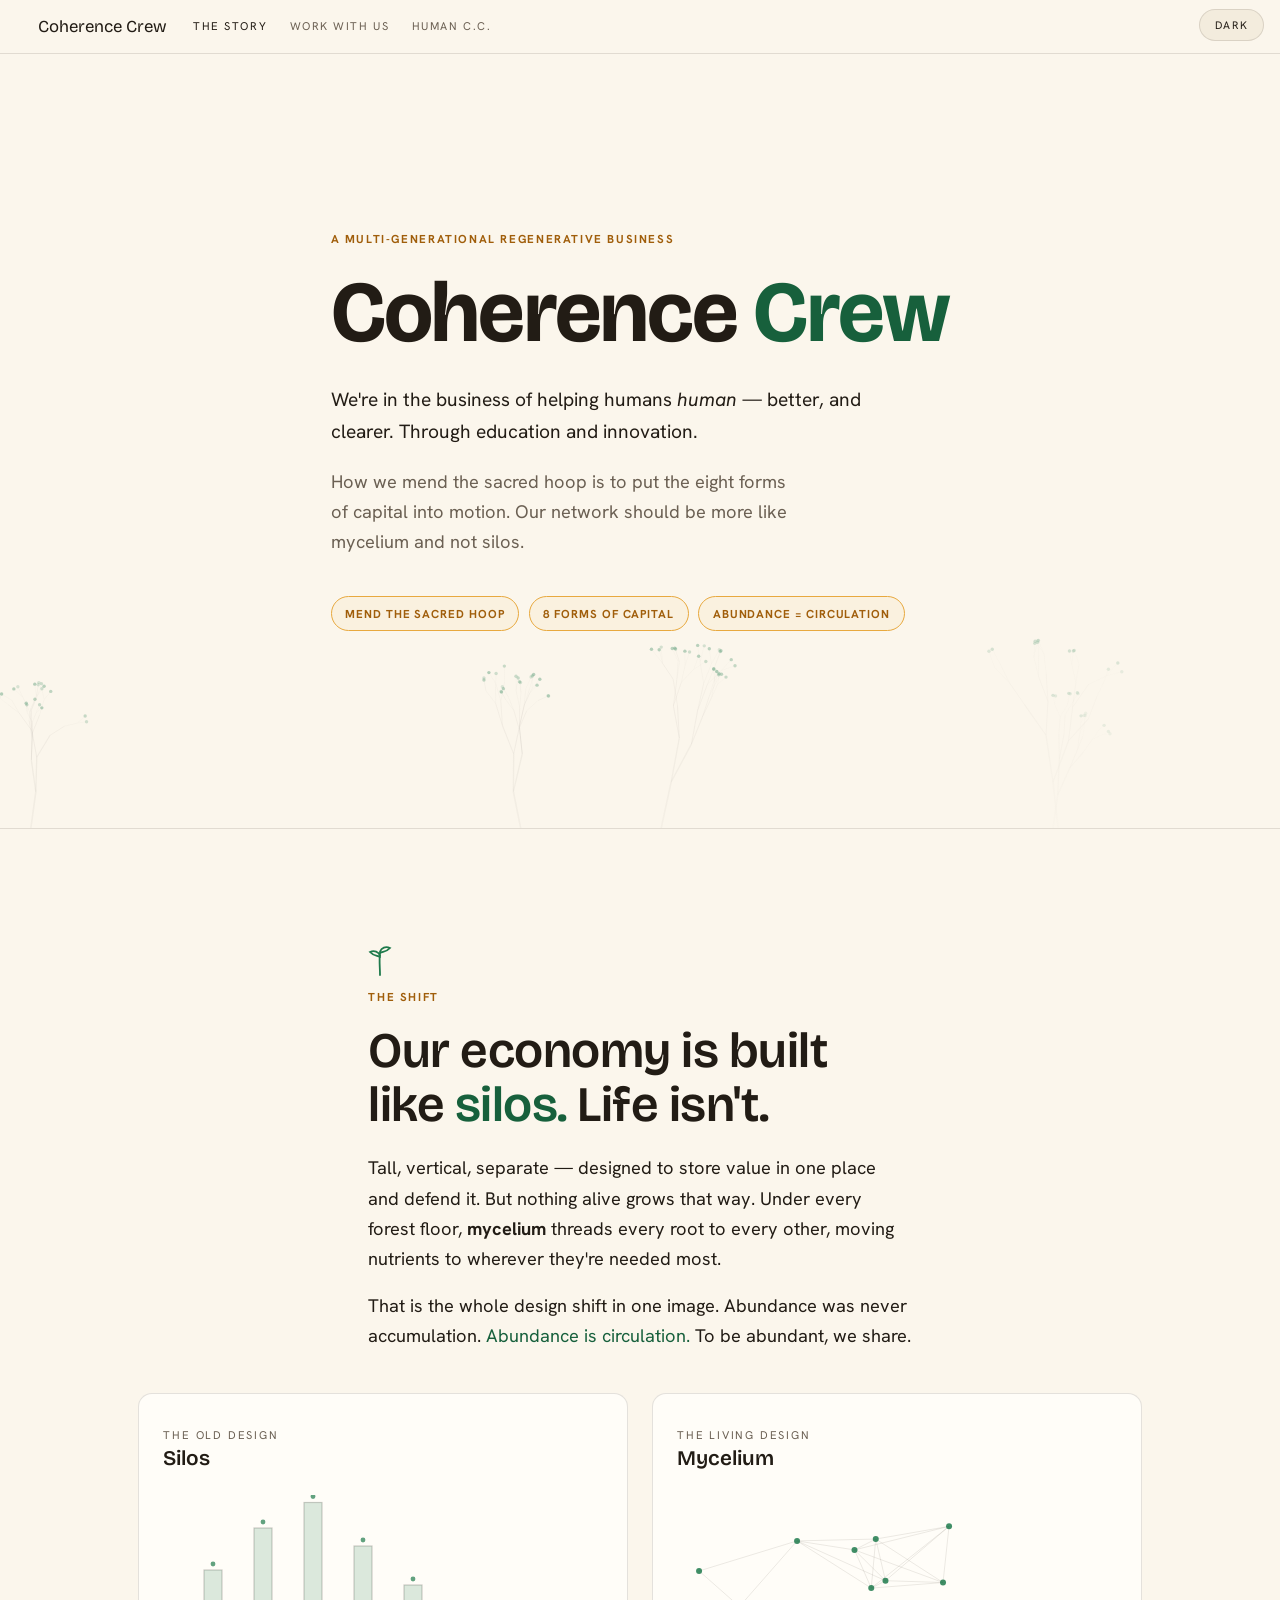
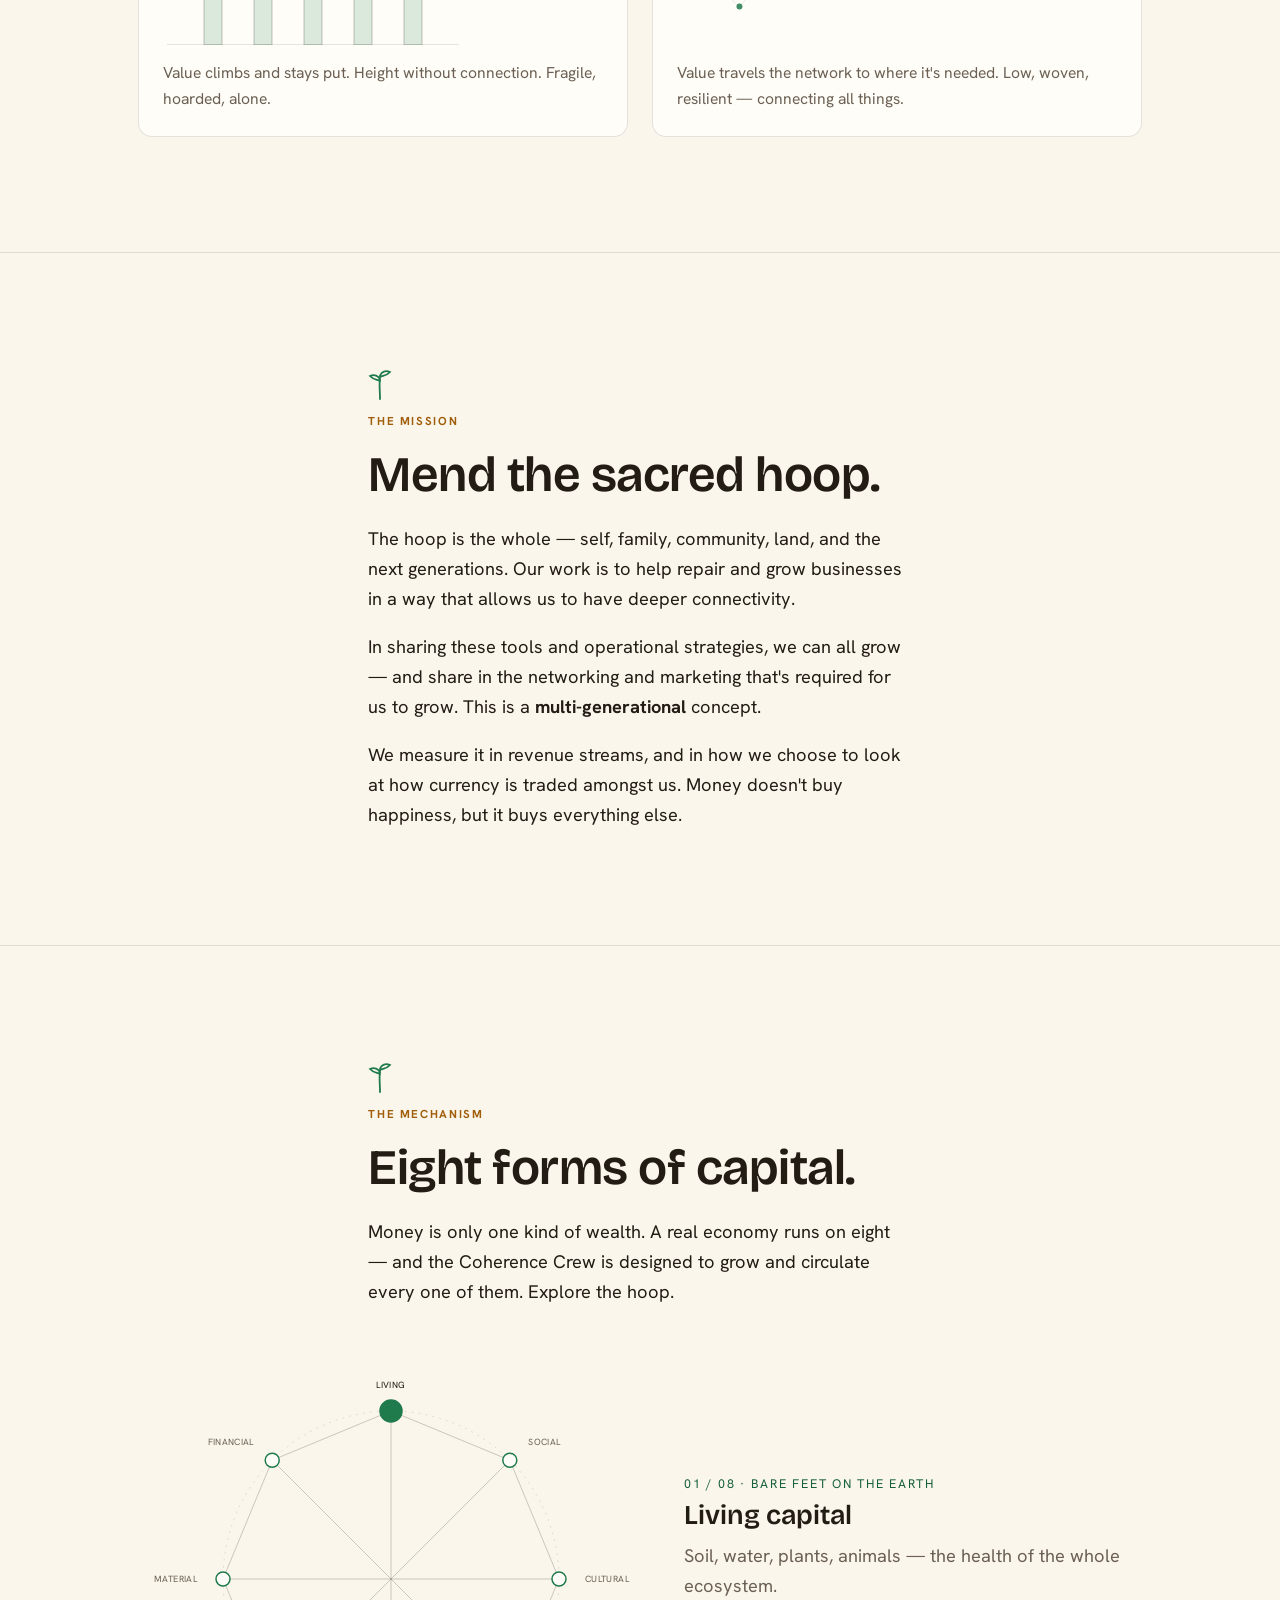
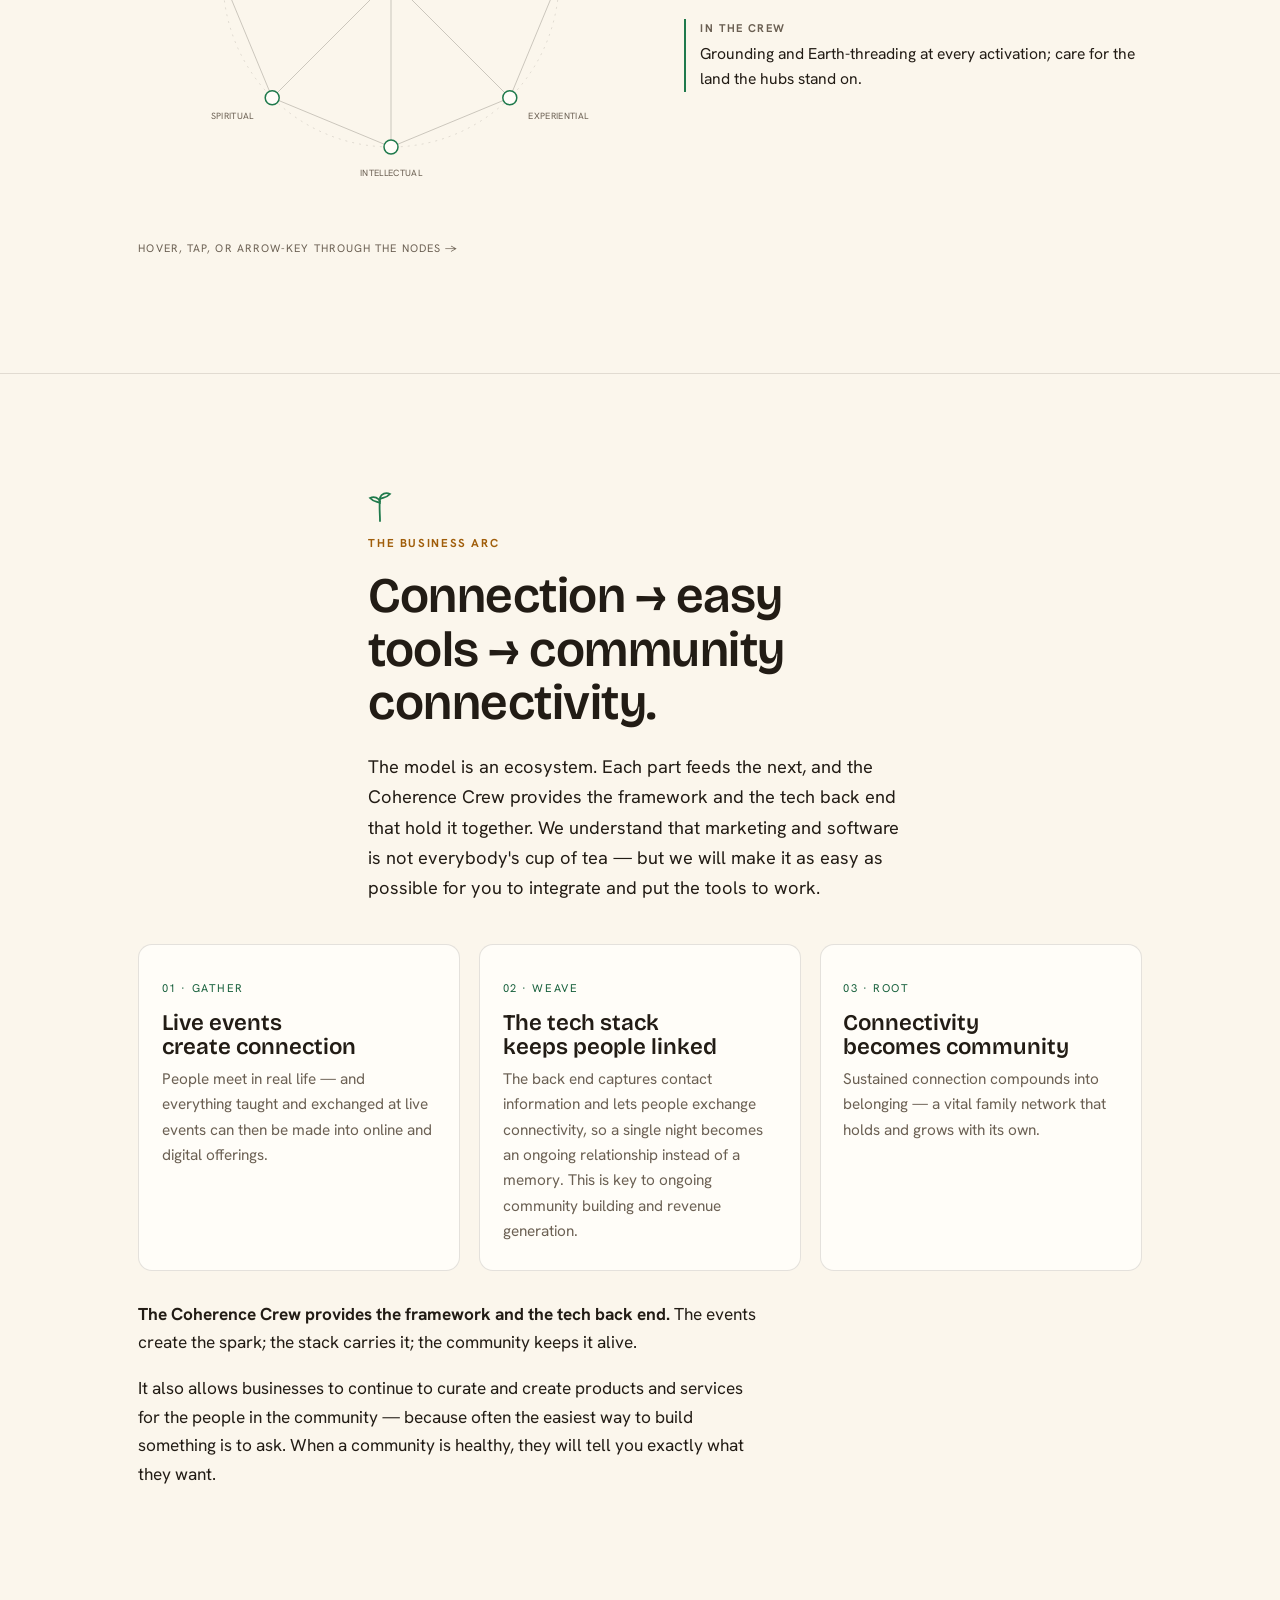
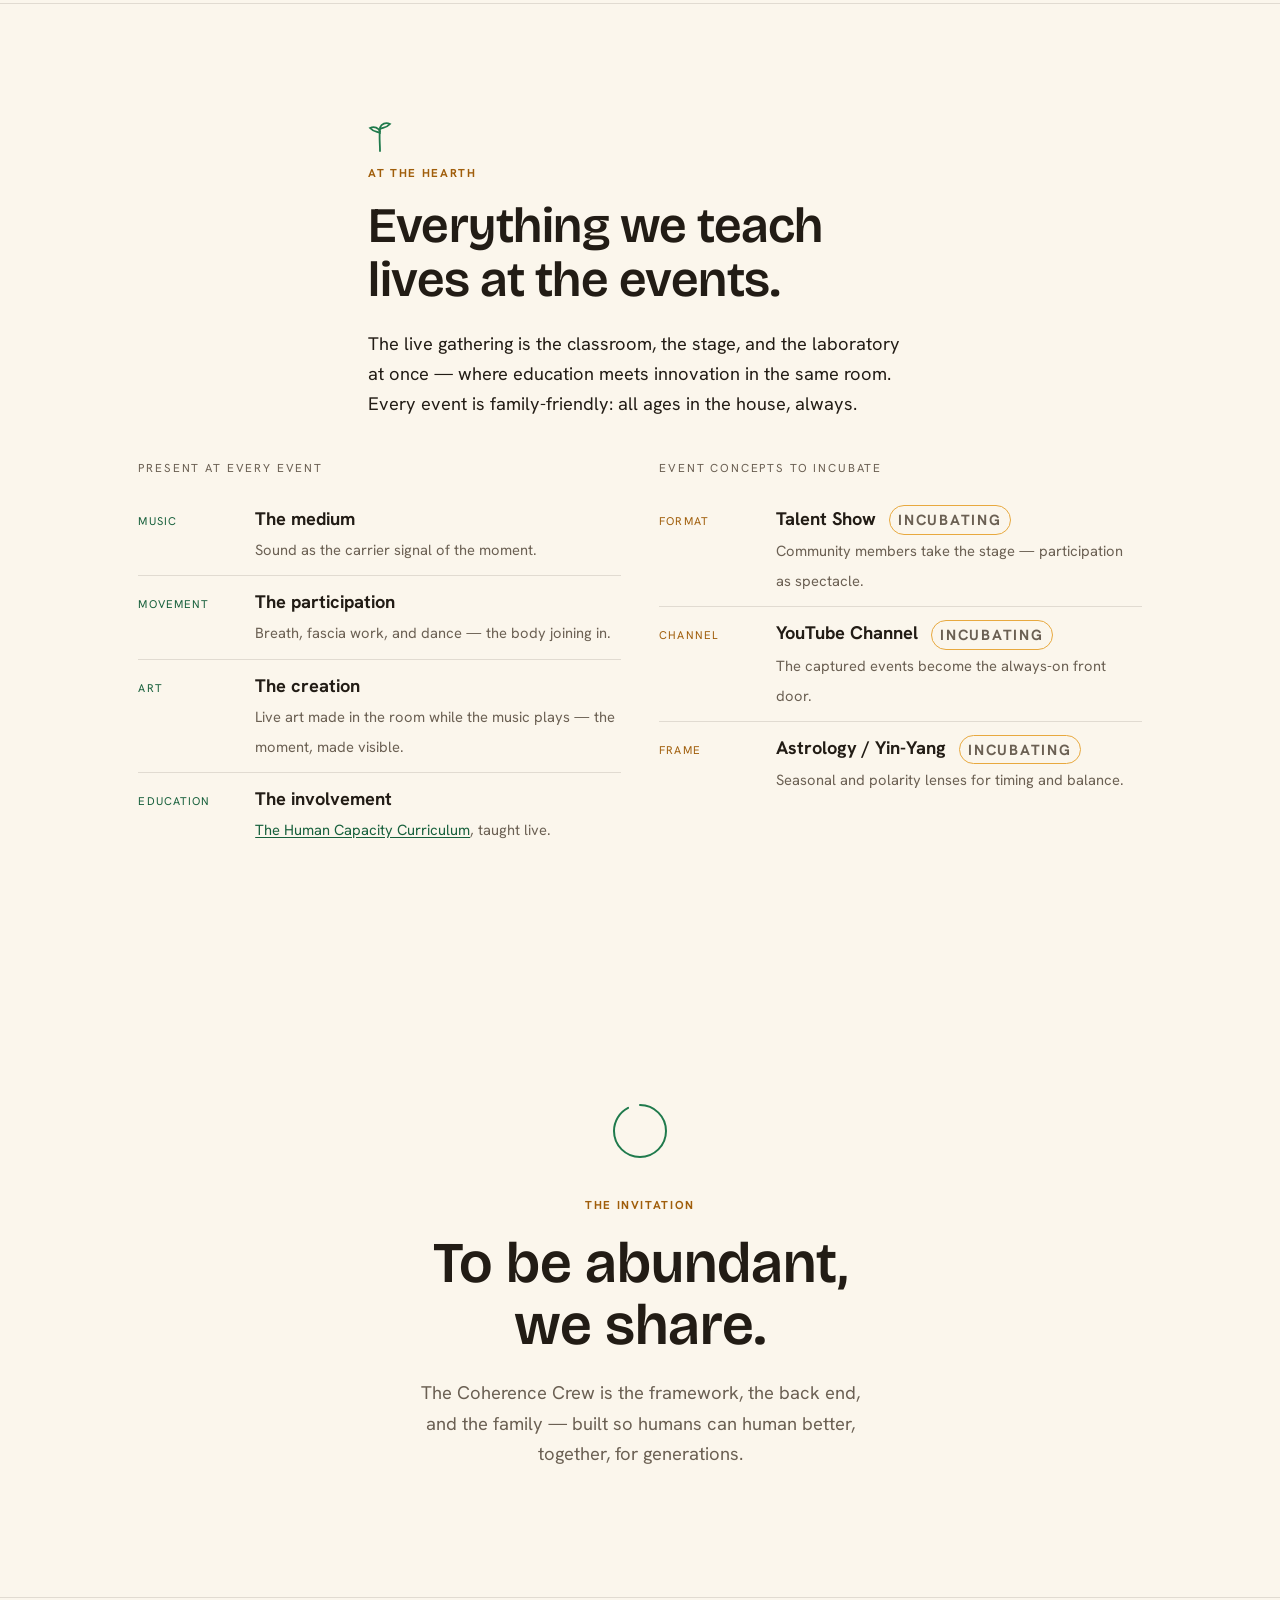
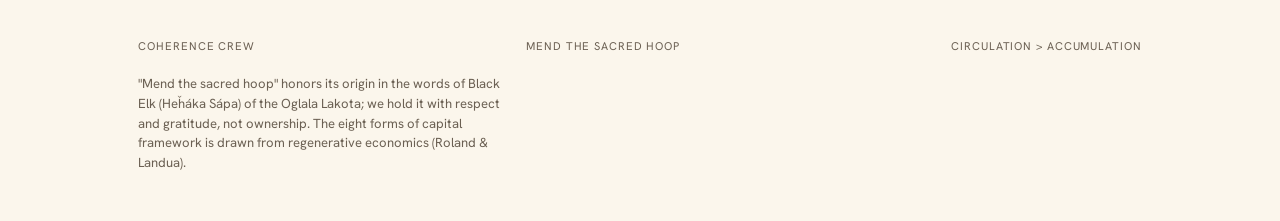
<file: web/story.html>
<!doctype html>
<html lang="en">
<head>
<meta charset="utf-8">
<meta name="viewport" content="width=device-width, initial-scale=1">
<title>Coherence Crew — Mending the Sacred Hoop</title>
<meta name="description" content="A multi-generational regenerative business helping humans human better and clearer — through the 8 forms of capital, moved like mycelium instead of hoarded in silos.">
<link rel="preconnect" href="https://fonts.googleapis.com">
<link rel="preconnect" href="https://fonts.gstatic.com" crossorigin>
<link href="https://fonts.googleapis.com/css2?family=Bricolage+Grotesque:opsz,wght@12..96,500;12..96,600;12..96,700&family=Hanken+Grotesk:wght@400;500;600;700&display=swap" rel="stylesheet">
<style>
:root{
  --ground:#FBF6EC; --ground-2:#FFFDF8; --surface:#F3ECDD;
  --ink:#221C15; --muted:#6B6053; --line:rgba(34,28,21,.12);
  --foxfire:#1F7A4C; --foxfire-deep:#17603C; --ember:#E8A93F;
  --warm-text:#A05E0B; --thread:rgba(34,28,21,.22);
  --serif:'Bricolage Grotesque',system-ui,sans-serif;
  --sans:'Hanken Grotesk',system-ui,-apple-system,sans-serif;
  --mono:'Hanken Grotesk',system-ui,sans-serif;
}
@media (prefers-color-scheme:dark){
  :root{
    --ground:#1A1410; --ground-2:#241C16; --surface:#2A2018;
    --ink:#F2E9DA; --muted:#BFB09A; --line:rgba(242,233,218,.14);
    --foxfire:#3FA96B; --foxfire-deep:#5FC489; --ember:#E8A93F;
    --warm-text:#EFB859; --thread:rgba(242,233,218,.26);
  }
}
:root[data-theme="dark"]{
  --ground:#1A1410; --ground-2:#241C16; --surface:#2A2018;
  --ink:#F2E9DA; --muted:#BFB09A; --line:rgba(242,233,218,.14);
  --foxfire:#3FA96B; --foxfire-deep:#5FC489; --ember:#E8A93F;
  --warm-text:#EFB859; --thread:rgba(242,233,218,.26);
}
:root[data-theme="light"]{
  --ground:#FBF6EC; --ground-2:#FFFDF8; --surface:#F3ECDD;
  --ink:#221C15; --muted:#6B6053; --line:rgba(34,28,21,.12);
  --foxfire:#1F7A4C; --foxfire-deep:#17603C; --ember:#E8A93F;
  --warm-text:#A05E0B; --thread:rgba(34,28,21,.22);
}
*{box-sizing:border-box}
html{scroll-behavior:smooth; overflow-x:hidden; scroll-snap-type:y mandatory; scroll-padding-top:3.5rem}
@media (prefers-reduced-motion:reduce){html{scroll-behavior:auto}}
.hero,.band,.close{scroll-snap-align:start}
@media (prefers-reduced-motion:reduce){html{scroll-snap-type:none}}
body{
  margin:0; background:var(--ground); color:var(--ink);
  font-family:var(--sans); font-size:clamp(1rem,.55vw + .9rem,1.14rem);
  line-height:1.65; -webkit-font-smoothing:antialiased; overflow-x:hidden;
}
.wrap{max-width:1080px; margin:0 auto; padding:0 clamp(1.2rem,4vw,2.4rem)}
.measure{max-width:62ch}
h1,h2,h3{font-family:var(--serif); font-weight:600; text-wrap:balance; line-height:1.08; margin:0}
p{margin:0}
a{color:inherit}
.eyebrow{
  font-family:var(--mono); font-size:.72rem; letter-spacing:.22em;
  text-transform:uppercase; color:var(--warm-text); font-weight:700; margin:0 0 1.1rem;
}
@media (prefers-color-scheme:dark){.eyebrow{color:var(--warm-text)}}
:root[data-theme="dark"] .eyebrow{color:var(--warm-text)}
:root[data-theme="light"] .eyebrow{color:var(--warm-text)}
.lead{color:var(--muted); font-size:1.15rem}
.ilink{color:var(--foxfire-deep); text-decoration:underline; text-underline-offset:2px}
@media (prefers-color-scheme:dark){.ilink{color:var(--foxfire)}}
:root[data-theme="dark"] .ilink{color:var(--foxfire)}
:root[data-theme="light"] .ilink{color:var(--foxfire-deep)}
.ilink:hover{color:var(--foxfire)}

/* growth marks */
.sprout{display:block; width:24px; height:32px; margin:0 0 .7rem; overflow:visible}
.sprout path{fill:none; stroke:var(--foxfire); stroke-width:1.8; stroke-linecap:round;
  stroke-dasharray:70; stroke-dashoffset:70}
.reveal.in .sprout .st{animation:sprout-grow 1s ease-out forwards}
.reveal.in .sprout .l1{animation:sprout-grow .9s ease-out .45s forwards}
.reveal.in .sprout .l2{animation:sprout-grow .9s ease-out .65s forwards}
@keyframes sprout-grow{to{stroke-dashoffset:0}}
@media (prefers-reduced-motion:reduce){.sprout path{stroke-dashoffset:0; animation:none !important}}

/* nav */
.nav{position:fixed; top:0; left:0; right:0; z-index:25; display:flex; align-items:center; gap:1.6rem;
  padding:.8rem clamp(1.2rem,4vw,2.4rem); padding-right:6.5rem;
  background:var(--ground); border-bottom:1px solid var(--line)}
.nav a{text-decoration:none; font-family:var(--mono); font-size:.7rem; letter-spacing:.14em; text-transform:uppercase; color:var(--muted)}
.nav a:hover{color:var(--ink)}
.nav a[aria-current]{color:var(--ink)}
.nav .brand{font-family:var(--serif); font-size:1.05rem; letter-spacing:0; text-transform:none; color:var(--ink)}
.navlinks{display:flex; gap:1.4rem; flex-wrap:wrap}
@media (max-width:560px){.navlinks{gap:.9rem}.nav{gap:.9rem; padding-right:4.6rem}.nav .brand{font-size:.98rem}.nav a{font-size:.64rem; letter-spacing:.1em}}
.nav a:focus-visible{outline:2px solid var(--foxfire); outline-offset:2px}

/* theme toggle */
.toggle{
  position:fixed; top:.55rem; right:1rem; z-index:30;
  font-family:var(--mono); font-size:.68rem; letter-spacing:.14em; text-transform:uppercase;
  background:var(--surface); color:var(--ink); border:1px solid var(--line);
  border-radius:999px; padding:.5rem .9rem; cursor:pointer;
}
.toggle:hover{border-color:var(--foxfire)}
.toggle:focus-visible{outline:2px solid var(--foxfire); outline-offset:2px}

/* hero */
.hero{position:relative; min-height:92vh; display:flex; align-items:center; padding:7rem 0 5rem; overflow:hidden}
#myco{position:absolute; inset:0; width:100%; height:100%; z-index:0}
.hero .wrap{position:relative; z-index:2}
.hero::after{content:""; position:absolute; inset:0; z-index:1;
  background:radial-gradient(120% 90% at 15% 30%, transparent 40%, var(--ground) 100%)}
.hero h1{font-size:clamp(2.8rem,8vw,5.4rem); font-weight:700; letter-spacing:-.02em}
.hero h1 .amp{color:var(--foxfire); font-style:italic}
.hero .lead{margin-top:1.6rem; max-width:52ch; font-size:clamp(1.15rem,1.5vw,1.4rem); color:var(--ink)}
.hero .sub{margin-top:1.2rem; max-width:46ch; color:var(--muted)}
.taglets{margin-top:2.4rem; display:flex; flex-wrap:wrap; gap:.6rem}
.tag{font-family:var(--mono); font-size:.72rem; font-weight:700; letter-spacing:.08em; text-transform:uppercase;
  border:1px solid var(--ember); background:rgba(232,169,63,.07); border-radius:999px; padding:.45rem .85rem; color:var(--warm-text)}

/* section rhythm */
section.band{padding:clamp(4.5rem,9vw,7.5rem) 0; border-top:1px solid var(--line); position:relative}
.band h2{font-size:clamp(2rem,4.4vw,3.1rem); letter-spacing:-.01em; margin-bottom:1.4rem}
.band p + p{margin-top:1.1rem}
.kicker{color:var(--foxfire-deep)}
@media (prefers-color-scheme:dark){.kicker{color:var(--foxfire)}}
:root[data-theme="dark"] .kicker{color:var(--foxfire)}
:root[data-theme="light"] .kicker{color:var(--foxfire-deep)}

/* reveal */
.reveal{opacity:0; transform:translateY(18px); transition:opacity .7s ease, transform .7s ease}
.reveal.in{opacity:1; transform:none}
@media (prefers-reduced-motion:reduce){.reveal{opacity:1; transform:none; transition:none}}

/* silos vs mycelium */
.contrast{display:grid; grid-template-columns:1fr 1fr; gap:1.5rem; margin-top:2.6rem}
@media (max-width:640px){.contrast{grid-template-columns:1fr}}
.panel{background:var(--ground-2); border:1px solid var(--line); border-radius:14px; padding:1.5rem}
.panel h3{font-size:1.3rem; margin-bottom:.4rem}
.panel .cap{font-family:var(--mono); font-size:.7rem; letter-spacing:.16em; text-transform:uppercase; color:var(--muted)}
.diagram{height:150px; margin:1.1rem 0 .4rem}
.panel p{color:var(--muted); font-size:.98rem}

/* hoop / 8 capitals */
.hoop-layout{display:grid; grid-template-columns:1.05fr .95fr; gap:2.5rem; align-items:center; margin-top:2.6rem}
@media (max-width:820px){.hoop-layout{grid-template-columns:1fr}}
.hoop-stage{position:relative; width:100%; max-width:460px; margin:0 auto; aspect-ratio:1}
.hoop-stage svg{width:100%; height:100%; overflow:visible}
.node-dot{fill:var(--ground-2); stroke:var(--foxfire); stroke-width:1.5; cursor:pointer; transition:r .25s ease, fill .25s ease}
.node-hit{fill:transparent; cursor:pointer}
.node-label{font-family:var(--mono); font-size:9px; letter-spacing:.04em; text-transform:uppercase; fill:var(--muted); pointer-events:none; transition:fill .25s ease}
.node.active .node-dot,.node:focus-visible .node-dot{fill:var(--foxfire); r:11}
.node.active .node-label{fill:var(--ink)}
.node:focus-visible{outline:none}
.node:focus-visible .node-label{fill:var(--ink)}
.thread-line{stroke:var(--thread); stroke-width:1; fill:none}
.hoop-center{fill:none; stroke:var(--line); stroke-width:1; stroke-dasharray:2 5}
.readout{min-height:190px}
.readout .num{font-family:var(--mono); color:var(--foxfire-deep); font-size:.78rem; letter-spacing:.14em}
@media (prefers-color-scheme:dark){.readout .num{color:var(--foxfire)}}
:root[data-theme="dark"] .readout .num{color:var(--foxfire)}
:root[data-theme="light"] .readout .num{color:var(--foxfire-deep)}
.readout h3{font-size:1.7rem; margin:.35rem 0 .7rem}
.readout .what{color:var(--muted); margin-bottom:.9rem}
.readout .expr{border-left:2px solid var(--foxfire); padding-left:.9rem; font-size:.98rem}
.readout .expr b{font-family:var(--mono); font-size:.7rem; letter-spacing:.12em; text-transform:uppercase; color:var(--muted); display:block; margin-bottom:.2rem}
.hint{font-family:var(--mono); font-size:.68rem; letter-spacing:.1em; text-transform:uppercase; color:var(--muted); margin-top:1.4rem}

/* arc */
.arc{display:grid; grid-template-columns:repeat(3,1fr); gap:1.2rem; margin-top:2.6rem}
@media (max-width:760px){.arc{grid-template-columns:1fr}}
.beat{background:var(--ground-2); border:1px solid var(--line); border-radius:14px; padding:1.6rem 1.4rem; position:relative}
.beat .step{font-family:var(--mono); font-size:.7rem; letter-spacing:.14em; text-transform:uppercase; color:var(--foxfire-deep)}
@media (prefers-color-scheme:dark){.beat .step{color:var(--foxfire)}}
:root[data-theme="dark"] .beat .step{color:var(--foxfire)}
:root[data-theme="light"] .beat .step{color:var(--foxfire-deep)}
.beat h3{font-size:1.4rem; margin:.6rem 0 .5rem}
.beat p{color:var(--muted); font-size:.96rem}
.arc-note{margin-top:1.8rem; font-size:1.08rem}
.arc-note b{color:var(--ink)}

/* events */
.event-grid{display:grid; grid-template-columns:1fr 1fr; gap:1.4rem 2.4rem; margin-top:2.4rem}
@media (max-width:720px){.event-grid{grid-template-columns:1fr}}
.list{list-style:none; margin:0; padding:0}
.list li{padding:.7rem 0; border-bottom:1px solid var(--line); display:flex; gap:.8rem; align-items:baseline}
.list li:last-child{border-bottom:0}
.list .m{font-family:var(--mono); font-size:.7rem; letter-spacing:.1em; text-transform:uppercase; color:var(--foxfire-deep); flex:0 0 auto; width:6.5rem}
@media (prefers-color-scheme:dark){.list .m{color:var(--foxfire)}}
:root[data-theme="dark"] .list .m{color:var(--foxfire)}
:root[data-theme="light"] .list .m{color:var(--foxfire-deep)}
.list .t b{display:block}
.list .t span{color:var(--muted); font-size:.92rem}
.subhead{font-family:var(--mono); font-size:.72rem; letter-spacing:.16em; text-transform:uppercase; color:var(--muted); margin-bottom:1rem}
.incubate .m{color:var(--warm-text)}
.badge{display:inline-block; font-family:var(--mono); font-size:.6rem; letter-spacing:.12em; text-transform:uppercase; color:var(--warm-text); border:1px solid var(--ember); border-radius:999px; padding:.1rem .5rem; margin-left:.5rem; vertical-align:middle}

/* build sequence */
.seq{margin-top:2.8rem; position:relative}
.seq ol{list-style:none; margin:0; padding:0}
.seq li{position:relative; padding:0 0 2.4rem 3.2rem}
.seq li::before{content:""; position:absolute; left:11px; top:6px; bottom:-6px; width:2px;
  background:linear-gradient(var(--foxfire), var(--thread))}
.seq li:last-child{padding-bottom:0}
.seq li:last-child::before{display:none}
.seq .knot{position:absolute; left:0; top:2px; width:24px; height:24px; border-radius:50%;
  background:var(--ground); border:2px solid var(--foxfire);
  display:flex; align-items:center; justify-content:center;
  font-family:var(--mono); font-size:.7rem; color:var(--foxfire-deep)}
@media (prefers-color-scheme:dark){.seq .knot{color:var(--foxfire)}}
:root[data-theme="dark"] .seq .knot{color:var(--foxfire)}
:root[data-theme="light"] .seq .knot{color:var(--foxfire-deep)}
.seq h3{font-size:1.35rem; margin-bottom:.35rem}
.seq .phase{font-family:var(--mono); font-size:.68rem; letter-spacing:.14em; text-transform:uppercase; color:var(--muted); display:block; margin-bottom:.15rem}
.seq p{color:var(--muted); font-size:.98rem; max-width:56ch}

/* close */
.close{text-align:center; padding:clamp(5rem,10vw,8rem) 0}
.close h2{font-size:clamp(2.2rem,5vw,3.6rem); max-width:16ch; margin:0 auto 1.4rem}
.close .lead{max-width:44ch; margin:0 auto}
.close .hoop-mark{width:64px; height:64px; margin:0 auto 2rem; display:block}
footer{border-top:1px solid var(--line); padding:2.4rem 0 3rem}
footer .wrap{display:flex; flex-wrap:wrap; gap:.6rem 1.5rem; justify-content:space-between;
  font-family:var(--mono); font-size:.7rem; letter-spacing:.08em; text-transform:uppercase; color:var(--muted)}
.foot-note{font-family:var(--sans); text-transform:none; letter-spacing:0; font-size:.82rem; color:var(--muted); max-width:52ch; margin-top:1.2rem; line-height:1.5}
@media (prefers-reduced-motion:reduce){.btn-book:hover{transform:none}}
.eyebrow{letter-spacing:.14em}
/* HCC secret popup */
.hcc-link{color:var(--foxfire-deep); text-decoration:underline; text-underline-offset:2px; background:none; border:0; padding:0; font:inherit; cursor:pointer}
@media (prefers-color-scheme:dark){.hcc-link{color:var(--foxfire)}}
:root[data-theme="dark"] .hcc-link{color:var(--foxfire)}
:root[data-theme="light"] .hcc-link{color:var(--foxfire-deep)}
.hcc-link:hover{color:var(--foxfire)}
.hcc-modal{width:min(92vw,640px); max-height:88vh; overflow:auto; border:1px solid var(--ember); border-radius:18px; background:var(--ground-2); color:var(--ink); padding:clamp(1.5rem,4vw,2.6rem); position:fixed; inset:0; margin:auto; z-index:1000; box-shadow:0 30px 80px -20px rgba(0,0,0,.5)}
.hcc-modal[open]:not(:modal){box-shadow:0 30px 80px -20px rgba(0,0,0,.5), 0 0 0 100vmax rgba(10,8,5,.6)}
.hcc-modal::backdrop{background:rgba(10,8,5,.6)}
.hcc-close{position:absolute; top:.6rem; right:.85rem; background:none; border:0; color:var(--muted); font-size:1.7rem; line-height:1; cursor:pointer}
.hcc-close:hover{color:var(--ink)}
.hcc-modal .eyebrow{color:var(--warm-text)}
.hcc-modal h2{font-size:clamp(1.6rem,3.5vw,2.2rem); margin:.2rem 0 .8rem}
.hcc-lead{color:var(--muted); font-size:1.05rem; margin-bottom:1.4rem}
.hcc-arts{display:grid; grid-template-columns:1fr 1fr; gap:.7rem; margin-bottom:1.3rem}
@media (max-width:520px){.hcc-arts{grid-template-columns:1fr}}
.hcc-arts div{background:var(--ground); border:1px solid var(--line); border-radius:12px; padding:.7rem .9rem}
.hcc-arts b{font-family:var(--serif); font-weight:700; display:block}
.hcc-arts span{font-family:var(--mono); font-size:.64rem; letter-spacing:.12em; text-transform:uppercase; color:var(--warm-text)}
.hcc-row{color:var(--muted); margin:.8rem 0; font-size:.97rem}
.hcc-row b{color:var(--ink)}
.hcc-quote{margin-top:1.4rem; font-family:var(--serif); font-weight:700; font-size:1.3rem; color:var(--ink); border-left:4px solid var(--ember); padding-left:1rem}
/* HCC: the capacity practice */
.cap-practice{margin-top:2rem; padding-top:2rem; border-top:1px solid var(--line)}
.cap-head{display:flex; align-items:center; gap:1rem; margin-bottom:1rem}
.cap-mark{width:58px; height:58px; flex:0 0 auto}
.cap-head h3{font-family:var(--serif); font-weight:700; font-size:clamp(1.4rem,3.2vw,1.95rem); line-height:1.03}
.cap-body{color:var(--muted); margin:.7rem 0; font-size:1rem; line-height:1.62}
.cap-body b{color:var(--ink)}
.dropcap{float:left; font-family:var(--serif); font-weight:700; font-size:3.1rem; line-height:.72; padding:.15rem .55rem 0 0; color:var(--foxfire-deep)}
@media (prefers-color-scheme:dark){.dropcap{color:var(--foxfire)}}
:root[data-theme="dark"] .dropcap{color:var(--foxfire)}
:root[data-theme="light"] .dropcap{color:var(--foxfire-deep)}
.cap-pull{font-family:var(--serif); font-weight:700; font-size:clamp(1.3rem,3vw,1.7rem); line-height:1.15; color:var(--ink); border-left:4px solid var(--foxfire); padding-left:1rem; margin:1.5rem 0}
.cap-sub{font-family:var(--serif); font-weight:700; font-size:1.3rem; margin:1.7rem 0 .3rem; color:var(--ink)}
.cap-sub .kick{color:var(--foxfire-deep)}
@media (prefers-color-scheme:dark){.cap-sub .kick{color:var(--foxfire)}}
:root[data-theme="dark"] .cap-sub .kick{color:var(--foxfire)}
:root[data-theme="light"] .cap-sub .kick{color:var(--foxfire-deep)}
.cap-order{list-style:none; margin:1.1rem 0; padding:0; display:grid; grid-template-columns:1fr 1fr; gap:.6rem}
@media (max-width:520px){.cap-order{grid-template-columns:1fr}}
.cap-order li{display:flex; align-items:baseline; gap:.55rem; background:var(--ground); border:1px solid var(--line); border-radius:12px; padding:.7rem .9rem; font-family:var(--serif); font-weight:700; font-size:1.1rem}
.cap-order li span{font-family:var(--mono); font-size:.64rem; letter-spacing:.1em; color:var(--warm-text); font-weight:700}
.cap-order li em{margin-left:auto; font-style:normal; font-family:var(--mono); font-size:.58rem; letter-spacing:.08em; text-transform:uppercase; color:var(--muted); font-weight:400}
.cap-box{margin-top:1.4rem; background:radial-gradient(130% 140% at 0% 0%, rgba(232,169,63,.16), transparent 60%), var(--ground); border:1px solid var(--ember); border-radius:14px; padding:1.2rem 1.3rem; font-family:var(--serif); font-weight:700; font-size:1.15rem; line-height:1.25; color:var(--ink)}
/* HCC: yin-yang turns slowly (stays circular); hover pauses + glows */
.cap-mark{transform-origin:50% 50%; animation:yy-turn 26s linear infinite}
.cap-mark:hover{animation-play-state:paused; filter:drop-shadow(0 0 7px rgba(232,169,63,.55))}
@keyframes yy-turn{to{transform:rotate(360deg)}}
@media (prefers-reduced-motion:reduce){.cap-mark{animation:none}}
/* HCC popup hover lifts */
.hcc-arts div,.cap-order li,.cap-box{transition:transform .18s ease, border-color .18s ease}
.hcc-arts div:hover{transform:translateY(-2px); border-color:var(--ember)}
.cap-order li:hover{transform:translateY(-2px); border-color:var(--foxfire)}
.cap-box:hover{transform:translateY(-2px)}
@media (prefers-reduced-motion:reduce){.hcc-arts div,.cap-order li,.cap-box{transition:none}.hcc-arts div:hover,.cap-order li:hover,.cap-box:hover{transform:none}}
/* HCC nav tab (opens the popup, not a page) */
.nav .hcc-link{font-family:var(--mono); font-size:.7rem; letter-spacing:.14em; text-transform:uppercase; color:var(--muted); text-decoration:none; font-weight:400}
.nav .hcc-link:hover{color:var(--ink)}
.nav .hcc-link:focus-visible{outline:2px solid var(--foxfire); outline-offset:2px}
@media (max-width:560px){.nav .hcc-link{font-size:.64rem; letter-spacing:.1em}}
</style>
</head>
<body>
<nav class="nav" aria-label="Site">
  <a class="brand" href="index.html">Coherence Crew</a>
  <span class="navlinks">
    <a href="story.html" aria-current="page">The Story</a>
    <a href="business.html">Work With Us</a>
    <button type="button" class="hcc-link">Human C.C.</button>
  </span>
</nav>
<button class="toggle" id="themeToggle" aria-label="Toggle light or dark theme">Theme</button>

<header class="hero">
  <canvas id="myco" aria-hidden="true"></canvas>
  <div class="wrap">
    <p class="eyebrow">A Multi-Generational Regenerative Business</p>
    <h1>Coherence&nbsp;<span class="kicker">Crew</span></h1>
    <p class="lead">We're in the business of helping humans <em>human</em> — better, and clearer. Through education and innovation.</p>
    <p class="sub">How we mend the sacred hoop is to put the eight forms of capital into motion. Our network should be more like mycelium and not silos.</p>
    <div class="taglets">
      <span class="tag">Mend the sacred hoop</span>
      <span class="tag">8 forms of capital</span>
      <span class="tag">Abundance = circulation</span>
    </div>
  </div>
</header>

<main>
<section class="band">
  <div class="wrap measure reveal">
    <p class="eyebrow">The shift</p>
    <h2>Our economy is built like <span class="kicker">silos.</span> Life isn't.</h2>
    <p>Tall, vertical, separate — designed to store value in one place and defend it. But nothing alive grows that way. Under every forest floor, <b>mycelium</b> threads every root to every other, moving nutrients to wherever they're needed most.</p>
    <p>That is the whole design shift in one image. Abundance was never accumulation. <span class="kicker">Abundance is circulation.</span> To be abundant, we share.</p>
  </div>
  <div class="wrap">
    <div class="contrast">
      <div class="panel reveal">
        <span class="cap">The old design</span>
        <h3>Silos</h3>
        <canvas class="diagram" id="silos" aria-hidden="true"></canvas>
        <p>Value climbs and stays put. Height without connection. Fragile, hoarded, alone.</p>
      </div>
      <div class="panel reveal">
        <span class="cap">The living design</span>
        <h3>Mycelium</h3>
        <canvas class="diagram" id="web" aria-hidden="true"></canvas>
        <p>Value travels the network to where it's needed. Low, woven, resilient — connecting all things.</p>
      </div>
    </div>
  </div>
</section>

<section class="band">
  <div class="wrap measure reveal">
    <p class="eyebrow">The mission</p>
    <h2>Mend the sacred hoop.</h2>
    <p>The hoop is the whole — self, family, community, land, and the next generations. Our work is to help repair and grow businesses in a way that allows us to have deeper connectivity.</p>
    <p>In sharing these tools and operational strategies, we can all grow — and share in the networking and marketing that's required for us to grow. This is a <b>multi-generational</b> concept.</p>
    <p>We measure it in revenue streams, and in how we choose to look at how currency is traded amongst us. Money doesn't buy happiness, but it buys everything else.</p>
  </div>
</section>

<section class="band" id="capitals">
  <div class="wrap measure reveal">
    <p class="eyebrow">The mechanism</p>
    <h2>Eight forms of capital.</h2>
    <p>Money is only one kind of wealth. A real economy runs on eight — and the Coherence Crew is designed to grow and circulate every one of them. Explore the hoop.</p>
  </div>
  <div class="wrap">
    <div class="hoop-layout">
      <div class="hoop-stage reveal">
        <svg id="hoopSvg" viewBox="0 0 460 460" role="group" aria-label="The eight forms of capital arranged in a circle"></svg>
      </div>
      <div class="readout reveal" id="readout" aria-live="polite"></div>
    </div>
    <p class="hint">Hover, tap, or arrow-key through the nodes →</p>
  </div>
</section>

<section class="band">
  <div class="wrap measure reveal">
    <p class="eyebrow">The business arc</p>
    <h2>Connection → easy tools → community connectivity.</h2>
    <p>The model is an ecosystem. Each part feeds the next, and the Coherence Crew provides the framework and the tech back end that hold it together. We understand that marketing and software is not everybody's cup of tea — but we will make it as easy as possible for you to integrate and put the tools to work.</p>
  </div>
  <div class="wrap">
    <div class="arc">
      <div class="beat reveal"><span class="step">01 · Gather</span><h3>Live events create connection</h3><p>People meet in real life — and everything taught and exchanged at live events can then be made into online and digital offerings.</p></div>
      <div class="beat reveal"><span class="step">02 · Weave</span><h3>The tech stack keeps people linked</h3><p>The back end captures contact information and lets people exchange connectivity, so a single night becomes an ongoing relationship instead of a memory. This is key to ongoing community building and revenue generation.</p></div>
      <div class="beat reveal"><span class="step">03 · Root</span><h3>Connectivity becomes community</h3><p>Sustained connection compounds into belonging — a vital family network that holds and grows with its own.</p></div>
    </div>
    <p class="arc-note reveal measure"><b>The Coherence Crew provides the framework and the tech back end.</b> The events create the spark; the stack carries it; the community keeps it alive.</p>
    <p class="arc-note reveal measure">It also allows businesses to continue to curate and create products and services for the people in the community — because often the easiest way to build something is to ask. When a community is healthy, they will tell you exactly what they want.</p>
  </div>
</section>

<section class="band">
  <div class="wrap measure reveal">
    <p class="eyebrow">At the hearth</p>
    <h2>Everything we teach lives at the events.</h2>
    <p>The live gathering is the classroom, the stage, and the laboratory at once — where education meets innovation in the same room. Every event is family-friendly: all ages in the house, always.</p>
  </div>
  <div class="wrap">
    <div class="event-grid">
      <div class="reveal">
        <p class="subhead">Present at every event</p>
        <ul class="list">
          <li><span class="m">Music</span><span class="t"><b>The medium</b><span>Sound as the carrier signal of the moment.</span></span></li>
          <li><span class="m">Movement</span><span class="t"><b>The participation</b><span>Breath, fascia work, and dance — the body joining in.</span></span></li>
          <li><span class="m">Art</span><span class="t"><b>The creation</b><span>Live art made in the room while the music plays — the moment, made visible.</span></span></li>
          <li><span class="m">Education</span><span class="t"><b>The involvement</b><span><button type="button" class="hcc-link">The Human Capacity Curriculum</button>, taught live.</span></span></li>
        </ul>
      </div>
      <div class="reveal incubate">
        <p class="subhead">Event concepts to incubate</p>
        <ul class="list">
          <li><span class="m">Format</span><span class="t"><b>Talent Show <span class="badge">Incubating</span></b><span>Community members take the stage — participation as spectacle.</span></span></li>
          <li><span class="m">Channel</span><span class="t"><b>YouTube Channel <span class="badge">Incubating</span></b><span>The captured events become the always-on front door.</span></span></li>
          <li><span class="m">Frame</span><span class="t"><b>Astrology / Yin-Yang <span class="badge">Incubating</span></b><span>Seasonal and polarity lenses for timing and balance.</span></span></li>
        </ul>
      </div>
    </div>
  </div>
</section>

<section class="close">
  <div class="wrap">
    <svg class="hoop-mark" viewBox="0 0 64 64" aria-hidden="true"><circle cx="32" cy="32" r="26" fill="none" stroke="var(--foxfire)" stroke-width="2" stroke-dasharray="150 13" stroke-linecap="round" transform="rotate(-90 32 32)"/></svg>
    <p class="eyebrow" style="text-align:center">The invitation</p>
    <h2>To be abundant, we share.</h2>
    <p class="lead">The Coherence Crew is the framework, the back end, and the family — built so humans can human better, together, for generations.</p>
  </div>
</section>
</main>

<dialog class="hcc-modal" id="hccModal" aria-label="The Human Capacity Curriculum">
  <button class="hcc-close" type="button" aria-label="Close">&times;</button>
  <p class="eyebrow">The soul under the systems</p>
  <h2>The Human Capacity Curriculum</h2>
  <p class="hcc-lead">We don't just install funnels — we grow the whole person. Four arts, tuned to the balance in everyone, measured across eight forms of capital.</p>
  <div class="hcc-arts">
    <div><b>Music</b><span>Attunement</span></div>
    <div><b>Art</b><span>Expression</span></div>
    <div><b>Movement &middot; Healing</b><span>Embodiment</span></div>
    <div><b>Education</b><span>Understanding</span></div>
  </div>
  <p class="hcc-row"><b>The balance &mdash;</b> every session moves you between yin (receive, restore) and yang (act, create): the active and receptive energy in everyone, regardless of gender or age, so you leave centered.</p>
  <p class="hcc-row"><b>The measure &mdash;</b> Social &middot; Material &middot; Financial &middot; Living &middot; Intellectual &middot; Experiential &middot; Spiritual &middot; Cultural. Not to max one &mdash; to keep them circulating. Abundance = circulation.</p>
  <p class="hcc-quote">Come as you are. Leave in balance.</p>

  <div class="cap-practice">
    <div class="cap-head">
      <svg class="cap-mark" viewBox="0 0 100 100" role="img" aria-label="Balance">
        <circle cx="50" cy="50" r="48" fill="var(--ember)"/>
        <path d="M50 2 a48 48 0 0 1 0 96 a24 24 0 0 1 0 -48 a24 24 0 0 0 0 -48 z" fill="var(--foxfire)"/>
        <circle cx="50" cy="26" r="7" fill="var(--ember)"/>
        <circle cx="50" cy="74" r="7" fill="var(--foxfire)"/>
        <circle cx="50" cy="50" r="48" fill="none" stroke="var(--line)" stroke-width="1.5"/>
      </svg>
      <div>
        <p class="eyebrow">The capacity practice</p>
        <h3>You don&rsquo;t have a discipline problem.</h3>
      </div>
    </div>
    <p class="cap-body"><span class="dropcap">Y</span>ou have a capacity problem &mdash; and every strategy you stack on top of a depleted nervous system degrades on contact. That&rsquo;s why you know exactly what to do and still don&rsquo;t do it. It&rsquo;s why you underprice work you&rsquo;d defend for anyone else.</p>
    <p class="cap-body">The prescription you&rsquo;ve been handed is to become more relentless, and it isn&rsquo;t working because it asks you to abandon the exact thing you&rsquo;re built on.</p>
    <p class="cap-pull">You don&rsquo;t need more drive. You need structure around the gift you already have.</p>

    <h4 class="cap-sub">So we build <span class="kick">capacity first.</span></h4>
    <p class="cap-body">Every gathering runs four elements &mdash; <b>in that order</b> &mdash; because a body has to settle before a mind can learn anything worth keeping.</p>
    <ol class="cap-order">
      <li><span>01</span> Music <em>settle</em></li>
      <li><span>02</span> Movement <em>release</em></li>
      <li><span>03</span> Art <em>express</em></li>
      <li><span>04</span> Teaching <em>keep</em></li>
    </ol>
    <p class="cap-body">Then we count what you actually own. Money is one of <b>eight forms of wealth</b>, and most people here are quietly rich in the wrong currency for the problem in front of them: deep social capital they&rsquo;ve never converted, hard-won knowledge they&rsquo;ve never written down.</p>
    <div class="cap-box">We find the one resource capping your growth &mdash; and the surplus you already have to fix it.</div>
  </div>
</dialog>

<footer>
  <div class="wrap">
    <span>Coherence Crew</span>
    <span>Mend the sacred hoop</span>
    <span>Circulation &gt; accumulation</span>
  </div>
  <div class="wrap">
    <p class="foot-note">"Mend the sacred hoop" honors its origin in the words of Black Elk (Heȟáka Sápa) of the Oglala Lakota; we hold it with respect and gratitude, not ownership. The eight forms of capital framework is drawn from regenerative economics (Roland &amp; Landua).</p>
  </div>
</footer>

<script>
(function(){
  "use strict";
  var reduce = window.matchMedia && window.matchMedia('(prefers-reduced-motion:reduce)').matches;

  /* ---------- theme toggle ---------- */
  var root = document.documentElement, tog = document.getElementById('themeToggle');
  function current(){
    var set = root.getAttribute('data-theme');
    if(set) return set;
    return (window.matchMedia && window.matchMedia('(prefers-color-scheme:dark)').matches) ? 'dark' : 'light';
  }
  tog.addEventListener('click', function(){
    var next = current()==='dark' ? 'light' : 'dark';
    root.setAttribute('data-theme', next);
    tog.textContent = next==='dark' ? 'Light' : 'Dark';
  });
  tog.textContent = current()==='dark' ? 'Light' : 'Dark';

  /* HCC secret popup */
  var hcc = document.getElementById('hccModal');
  if(hcc){
    document.addEventListener('click', function(e){
      var link = e.target.closest ? e.target.closest('.hcc-link') : null;
      if(link){ e.preventDefault(); if(hcc.showModal){ try{ hcc.showModal(); }catch(_){ hcc.setAttribute('open',''); } } else { hcc.setAttribute('open',''); } return; }
      if(e.target.closest && e.target.closest('.hcc-close')){ if(hcc.close) hcc.close(); else hcc.removeAttribute('open'); }
    });
    hcc.addEventListener('click', function(e){ if(e.target===hcc && hcc.close) hcc.close(); });
  }

  function cssv(name){ return getComputedStyle(document.body).getPropertyValue(name).trim(); }

  /* ---------- reveal on scroll ---------- */
  var reveals = [].slice.call(document.querySelectorAll('.reveal'));
  if(reduce || !('IntersectionObserver' in window)){
    reveals.forEach(function(el){ el.classList.add('in'); });
  } else {
    var io = new IntersectionObserver(function(ents){
      ents.forEach(function(e){ if(e.isIntersecting){ e.target.classList.add('in'); io.unobserve(e.target); } });
    }, {threshold:.14});
    reveals.forEach(function(el){ io.observe(el); });
  }

  /* sprout marks: a seedling draws itself in as each section arrives */
  var SPROUT = '<svg class="sprout" viewBox="0 0 24 32" aria-hidden="true">'+
    '<path class="st" d="M12 31 C12 23 11 17 12 9"/>'+
    '<path class="l1" d="M12 13 C8.5 11.5 5 11.5 2 8 C6.5 6 10.5 8 12 11.5"/>'+
    '<path class="l2" d="M12 9 C15.5 7.5 19 7.5 22 4 C17.5 2 13.5 4 12 7.5"/></svg>';
  [].slice.call(document.querySelectorAll('main .reveal .eyebrow')).forEach(function(eb){
    var t = document.createElement('template'); t.innerHTML = SPROUT;
    eb.parentNode.insertBefore(t.content.firstChild, eb);
  });

  /* ---------- hero mycelium ---------- */
  var canvas = document.getElementById('myco'), ctx = canvas.getContext('2d');
  var W,H,DPR,segs,grown;
  function build(){
    DPR = Math.min(window.devicePixelRatio||1, 2);
    W = canvas.clientWidth; H = canvas.clientHeight;
    canvas.width = W*DPR; canvas.height = H*DPR; ctx.setTransform(DPR,0,0,DPR,0,0);
    segs = []; grown = 0;
    var seeds = Math.max(3, Math.round(W/240));
    for(var s=0;s<seeds;s++){
      grow(Math.random()*W, H+10, -Math.PI/2 + (Math.random()-.5)*0.5, 42 + Math.random()*26, 0);
    }
  }
  function grow(x,y,ang,len,depth){
    if(depth>5 || len<7) return;
    var nx = x + Math.cos(ang)*len, ny = y + Math.sin(ang)*len;
    segs.push({x1:x,y1:y,x2:nx,y2:ny,depth:depth,tip:false});
    var branches = depth<2 ? 2 : (Math.random()<0.72?2:1);
    for(var b=0;b<branches;b++){
      grow(nx,ny, ang + (Math.random()-.5)*1.05, len*(0.66+Math.random()*0.18), depth+1);
    }
    if(branches===1 || depth>=4) segs[segs.length-1].tip = true;
  }
  function draw(t){
    ctx.clearRect(0,0,W,H);
    var thread = cssv('--thread'), fox = cssv('--foxfire');
    var shown = reduce ? segs.length : Math.floor(grown);
    for(var i=0;i<shown && i<segs.length;i++){
      var s = segs[i];
      ctx.beginPath(); ctx.moveTo(s.x1,s.y1); ctx.lineTo(s.x2,s.y2);
      ctx.strokeStyle = thread; ctx.globalAlpha = 0.28 + (5-s.depth)*0.04;
      ctx.lineWidth = Math.max(0.4, 1.6 - s.depth*0.28); ctx.stroke();
      if(s.tip && i < shown){
        var pulse = reduce ? 0.6 : (0.45 + 0.55*Math.abs(Math.sin(t/900 + i)));
        ctx.beginPath(); ctx.arc(s.x2,s.y2, 1.7, 0, Math.PI*2);
        ctx.fillStyle = fox; ctx.globalAlpha = 0.5*pulse; ctx.fill();
      }
    }
    ctx.globalAlpha = 1;
    if(!reduce && grown < segs.length) grown += segs.length/90;
    if(!reduce) requestAnimationFrame(draw);
  }
  build();
  if(reduce){ draw(0); } else { requestAnimationFrame(draw); }
  var rt; window.addEventListener('resize', function(){ clearTimeout(rt); rt = setTimeout(function(){ build(); if(reduce) draw(0); }, 200); });

  /* ---------- small diagrams: silos vs web ---------- */
  function fit(cv){ var d=Math.min(window.devicePixelRatio||1,2); var w=cv.clientWidth,h=cv.clientHeight;
    cv.width=w*d; cv.height=h*d; var c=cv.getContext('2d'); c.setTransform(d,0,0,d,0,0); return {c:c,w:w,h:h}; }
  function drawSilos(){ var o=fit(document.getElementById('silos')), c=o.c;
    c.clearRect(0,0,o.w,o.h); var fox=cssv('--foxfire'), line=cssv('--thread');
    var n=5, gap=o.w/(n+1), heights=[.5,.78,.95,.66,.4];
    for(var i=0;i<n;i++){ var x=gap*(i+1), bh=o.h*heights[i], y=o.h-bh;
      c.strokeStyle=line; c.lineWidth=1.2; c.strokeRect(x-9,y,18,bh);
      c.fillStyle=fox; c.globalAlpha=.16; c.fillRect(x-9,y,18,bh); c.globalAlpha=1;
      c.beginPath(); c.arc(x, y-6, 2.4, 0, Math.PI*2); c.fillStyle=fox; c.globalAlpha=.7; c.fill(); c.globalAlpha=1; }
    c.strokeStyle=line; c.globalAlpha=.5; c.beginPath(); c.moveTo(4,o.h-.5); c.lineTo(o.w-4,o.h-.5); c.stroke(); c.globalAlpha=1;
  }
  function drawWeb(){ var o=fit(document.getElementById('web')), c=o.c;
    c.clearRect(0,0,o.w,o.h); var fox=cssv('--foxfire'), line=cssv('--thread');
    var pts=[]; var n=9;
    for(var i=0;i<n;i++){ pts.push({x:20+Math.random()*(o.w-40), y:18+Math.random()*(o.h-30)}); }
    c.strokeStyle=line; c.lineWidth=1;
    for(var a=0;a<n;a++){ for(var b=a+1;b<n;b++){ var dx=pts[a].x-pts[b].x, dy=pts[a].y-pts[b].y;
      if(Math.sqrt(dx*dx+dy*dy) < o.w*0.42){ c.globalAlpha=.4; c.beginPath(); c.moveTo(pts[a].x,pts[a].y); c.lineTo(pts[b].x,pts[b].y); c.stroke(); } } }
    c.globalAlpha=1;
    pts.forEach(function(p){ c.beginPath(); c.arc(p.x,p.y,3,0,Math.PI*2); c.fillStyle=fox; c.globalAlpha=.85; c.fill(); c.globalAlpha=1; });
  }
  function drawDiagrams(){ drawSilos(); drawWeb(); }
  drawDiagrams();
  window.addEventListener('resize', function(){ clearTimeout(rt); });
  var dt; window.addEventListener('resize', function(){ clearTimeout(dt); dt=setTimeout(drawDiagrams, 220); });

  /* ---------- 8 forms of capital hoop ---------- */
  var CAPITALS = [
    {n:'Living',   what:'Soil, water, plants, animals — the health of the whole ecosystem.', role:'Bare feet on the earth', expr:'Grounding and Earth-threading at every activation; care for the land the hubs stand on.'},
    {n:'Social',   what:'Relationships, networks, belonging, mutual trust.', role:'Outlet families', expr:'The hub network — turning scattered people into an interconnected, resilient grid.'},
    {n:'Cultural', what:'Shared story, art, ritual, and song of a community.', role:'The Unified Anthem', expr:'Music, ceremony, and a common ritual that gives the movement its identity.'},
    {n:'Experiential', what:'Embodied wisdom that only comes from doing.', role:'Fascia + breath work', expr:'Somatic practice done live — knowledge you feel in the body, not just hear.'},
    {n:'Intellectual', what:'Knowledge, ideas, frameworks, know-how.', role:'The Curriculum', expr:'<button type="button" class="hcc-link">The Human Capacity Curriculum</button> — regulation, literacy, and relationship, taught.'},
    {n:'Spiritual', what:'Meaning, presence, connection to something larger.', role:'Coherence', expr:'The felt state the whole event is designed to reach — the mended hoop itself.'},
    {n:'Material', what:'Physical infrastructure, tools, and built things.', role:'Hubs + tech back end', expr:'The spaces, the speakers, and the platform that carry the work between peaks.'},
    {n:'Financial', what:'Money, currency, and the exchange that sustains it.', role:'The shared commons', expr:'Tickets, membership, and training — revenue circulated to keep the network alive.'}
  ];
  var svg = document.getElementById('hoopSvg'), readout = document.getElementById('readout');
  var SVGNS='http://www.w3.org/2000/svg', CX=230, CY=230, R=168, active=0;
  function el(name, attrs){ var e=document.createElementNS(SVGNS,name);
    for(var k in attrs){ e.setAttribute(k, attrs[k]); } return e; }
  function pos(i){ var a = -Math.PI/2 + i*(Math.PI*2/CAPITALS.length);
    return {x:CX+Math.cos(a)*R, y:CY+Math.sin(a)*R, a:a}; }
  // center dashed hoop
  svg.appendChild(el('circle',{cx:CX,cy:CY,r:R,class:'hoop-center'}));
  // threads: ring + spokes
  var ringPts = CAPITALS.map(function(_,i){ var p=pos(i); return p.x+','+p.y; }).join(' ');
  svg.appendChild(el('polygon',{points:ringPts, class:'thread-line'}));
  CAPITALS.forEach(function(c,i){
    var p = pos(i);
    var g = el('g',{class:'node', tabindex:0, role:'button', 'aria-label':c.n+' capital'});
    g.appendChild(el('line',{x1:CX,y1:CY,x2:p.x,y2:p.y,class:'thread-line'}));
    g.appendChild(el('circle',{cx:p.x,cy:p.y,r:7,class:'node-dot'}));
    g.appendChild(el('circle',{cx:p.x,cy:p.y,r:20,class:'node-hit'}));
    // label placement outward
    var lx = CX+Math.cos(p.a)*(R+26), ly = CY+Math.sin(p.a)*(R+26);
    var anchor = Math.abs(Math.cos(p.a))<0.35 ? 'middle' : (Math.cos(p.a)>0?'start':'end');
    var lbl = el('text',{x:lx,y:ly+3,class:'node-label','text-anchor':anchor}); lbl.textContent=c.n;
    g.appendChild(lbl);
    g.addEventListener('mouseenter', function(){ setActive(i); });
    g.addEventListener('focus', function(){ setActive(i); });
    g.addEventListener('click', function(){ setActive(i); });
    g.addEventListener('keydown', function(ev){
      if(ev.key==='ArrowRight'||ev.key==='ArrowDown'){ ev.preventDefault(); focusNode((i+1)%CAPITALS.length); }
      if(ev.key==='ArrowLeft'||ev.key==='ArrowUp'){ ev.preventDefault(); focusNode((i-1+CAPITALS.length)%CAPITALS.length); }
    });
    svg.appendChild(g);
  });
  var nodes = svg.querySelectorAll('.node');
  function focusNode(i){ nodes[i].focus(); }
  function setActive(i){
    active=i;
    for(var k=0;k<nodes.length;k++){ nodes[k].classList.toggle('active', k===i); }
    var c = CAPITALS[i];
    readout.innerHTML =
      '<p class="num">'+String(i+1).padStart(2,'0')+' / 08 · '+c.role.toUpperCase()+'</p>'+
      '<h3>'+c.n+' capital</h3>'+
      '<p class="what">'+c.what+'</p>'+
      '<p class="expr"><b>In the Crew</b>'+c.expr+'</p>';
  }
  setActive(0);
})();
</script>
</body>
</html>
</file>
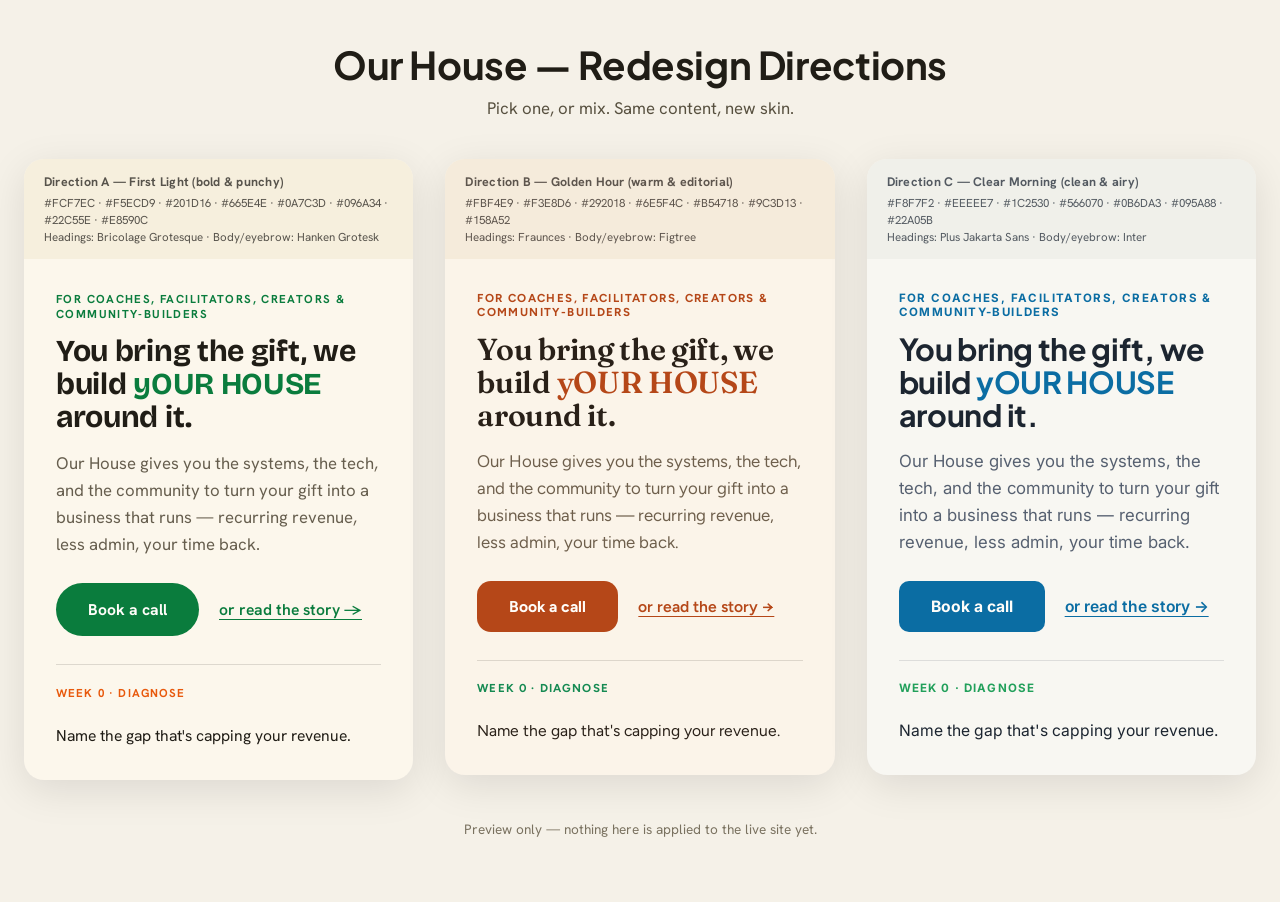
<file: docs/design/palette-preview.html>
<!doctype html>
<html lang="en">
<head>
<meta charset="UTF-8">
<meta name="viewport" content="width=device-width, initial-scale=1.0">
<title>Our House — Redesign Directions</title>
<link rel="preconnect" href="https://fonts.googleapis.com">
<link rel="preconnect" href="https://fonts.gstatic.com" crossorigin>
<link href="https://fonts.googleapis.com/css2?family=Bricolage+Grotesque:wght@600;700&family=Hanken+Grotesk:wght@400;600;700&family=Fraunces:opsz,wght@9..144,500;9..144,600&family=Figtree:wght@400;600;700&family=Plus+Jakarta+Sans:wght@600;700&family=Inter:wght@400;600;700&display=swap" rel="stylesheet">
<style>
  :root {
    color-scheme: light;
  }

  * { box-sizing: border-box; }

  html, body {
    margin: 0;
    padding: 0;
    max-width: 100%;
    overflow-x: hidden;
  }

  body {
    background: #F5F1E8;
    color: #201D16;
    font-family: 'Hanken Grotesk', system-ui, sans-serif;
    padding: 2.5rem 1.5rem 4rem;
  }

  .page-head {
    max-width: 1300px;
    margin: 0 auto 2.5rem;
    text-align: center;
  }

  .page-head h1 {
    font-family: 'Plus Jakarta Sans', system-ui, sans-serif;
    font-weight: 700;
    font-size: clamp(1.6rem, 3vw, 2.4rem);
    margin: 0 0 0.5rem;
    letter-spacing: -0.01em;
  }

  .page-head p {
    margin: 0;
    color: #57503f;
    font-size: 1.05rem;
  }

  .grid {
    max-width: 1300px;
    margin: 0 auto;
    display: grid;
    grid-template-columns: repeat(3, 1fr);
    gap: 2rem;
    align-items: start;
  }

  @media (max-width: 1000px) {
    .grid {
      grid-template-columns: 1fr;
    }
  }

  /* ---------- Card shell (shared, direction-agnostic) ---------- */
  .card {
    border-radius: 20px;
    overflow: hidden;
    box-shadow: 0 10px 40px rgba(0,0,0,.10);
  }

  .card-meta {
    padding: 0.85rem 1.25rem;
    font-family: 'Hanken Grotesk', system-ui, sans-serif;
    font-size: 0.72rem;
    line-height: 1.5;
    background: rgba(0,0,0,.06);
    color: inherit;
    opacity: 0.75;
  }

  .card-meta strong {
    display: block;
    font-size: 0.78rem;
    letter-spacing: 0.02em;
    opacity: 1;
    margin-bottom: 0.15rem;
  }

  .card-body {
    padding: 2rem;
  }

  .eyebrow {
    display: block;
    font-weight: 700;
    font-size: 0.72rem;
    text-transform: uppercase;
    letter-spacing: 0.12em;
    margin-bottom: 0.9rem;
  }

  .headline {
    font-weight: 700;
    font-size: clamp(1.5rem, 2.4vw, 1.9rem);
    line-height: 1.08;
    letter-spacing: -0.01em;
    margin: 0 0 1rem;
  }

  .body-copy {
    font-size: 1.05rem;
    line-height: 1.6;
    max-width: 42ch;
    margin: 0 0 1.6rem;
  }

  .cta-row {
    display: flex;
    align-items: center;
    gap: 1.25rem;
    flex-wrap: wrap;
    margin-bottom: 1.75rem;
  }

  .btn {
    display: inline-block;
    padding: 1rem 2rem;
    font-family: inherit;
    font-weight: 700;
    font-size: 0.98rem;
    color: #fffdf9;
    border: none;
    cursor: pointer;
    transition: background-color .18s ease, transform .18s ease, box-shadow .18s ease;
  }

  .btn:hover {
    transform: translateY(-2px);
  }

  @media (prefers-reduced-motion: reduce) {
    .btn { transition: background-color .18s ease; }
    .btn:hover { transform: none; }
  }

  .secondary-link {
    font-weight: 600;
    font-size: 0.98rem;
    text-decoration: underline;
    text-underline-offset: 4px;
    transition: color .15s ease;
  }

  .divider {
    height: 1px;
    border: none;
    margin: 0 0 1.25rem;
  }

  .week-row {
    display: flex;
    gap: 1.5rem;
    align-items: baseline;
    flex-wrap: wrap;
  }

  .week-label {
    font-weight: 700;
    font-size: 0.72rem;
    text-transform: uppercase;
    letter-spacing: 0.1em;
    white-space: nowrap;
  }

  .week-copy {
    font-size: 0.98rem;
    line-height: 1.5;
  }

  footer.note {
    max-width: 1300px;
    margin: 2.5rem auto 0;
    text-align: center;
    font-size: 0.85rem;
    color: #7a7260;
  }

  /* =========================================================
     Direction A — First Light
     ========================================================= */
  .dir-a {
    background: #FCF7EC;
    color: #201D16;
    font-family: 'Hanken Grotesk', system-ui, sans-serif;
  }
  .dir-a .card-meta { background: #F5ECD9; color: #201D16; }
  .dir-a .headline,
  .dir-a .eyebrow-font { font-family: 'Bricolage Grotesque', system-ui, sans-serif; }
  .dir-a .headline { font-family: 'Bricolage Grotesque', system-ui, sans-serif; }
  .dir-a .eyebrow { color: #0A7C3D; }
  .dir-a .accent-text { color: #0A7C3D; }
  .dir-a .body-copy { color: #665E4E; }
  .dir-a .divider { background: rgba(32,29,22,.14); }
  .dir-a .btn {
    background: #0A7C3D;
    border-radius: 999px;
  }
  .dir-a .btn:hover {
    background: #096A34;
    box-shadow: 0 8px 20px rgba(10,124,61,.35);
  }
  .dir-a .btn:focus-visible {
    outline: 3px solid #22C55E;
    outline-offset: 3px;
  }
  .dir-a .secondary-link {
    color: #0A7C3D;
  }
  .dir-a .secondary-link:hover { color: #201D16; }
  .dir-a .secondary-link:focus-visible {
    outline: 3px solid #22C55E;
    outline-offset: 3px;
  }
  .dir-a .week-label { color: #E8590C; }
  .dir-a .week-copy { color: #201D16; }

  /* =========================================================
     Direction B — Golden Hour
     ========================================================= */
  .dir-b {
    background: #FBF4E9;
    color: #292018;
    font-family: 'Figtree', system-ui, sans-serif;
  }
  .dir-b .card-meta { background: #F3E8D6; color: #292018; }
  .dir-b .headline {
    font-family: 'Fraunces', serif;
    font-optical-sizing: auto;
    font-weight: 600;
  }
  .dir-b .eyebrow { color: #B54718; }
  .dir-b .accent-text { color: #B54718; }
  .dir-b .body-copy { color: #6E5F4C; }
  .dir-b .divider { background: rgba(41,32,24,.14); }
  .dir-b .btn {
    background: #B54718;
    border-radius: 14px;
  }
  .dir-b .btn:hover {
    background: #9C3D13;
    box-shadow: 0 8px 20px rgba(181,71,24,.35);
  }
  .dir-b .btn:focus-visible {
    outline: 3px solid #158A52;
    outline-offset: 3px;
  }
  .dir-b .secondary-link {
    color: #B54718;
  }
  .dir-b .secondary-link:hover { color: #292018; }
  .dir-b .secondary-link:focus-visible {
    outline: 3px solid #158A52;
    outline-offset: 3px;
  }
  .dir-b .week-label { color: #158A52; }
  .dir-b .week-copy { color: #292018; }

  /* =========================================================
     Direction C — Clear Morning
     ========================================================= */
  .dir-c {
    background: #F8F7F2;
    color: #1C2530;
    font-family: 'Inter', system-ui, sans-serif;
  }
  .dir-c .card-meta { background: #EEEEE7; color: #1C2530; }
  .dir-c .headline {
    font-family: 'Plus Jakarta Sans', system-ui, sans-serif;
    font-weight: 700;
  }
  .dir-c .eyebrow { color: #0B6DA3; }
  .dir-c .accent-text { color: #0B6DA3; }
  .dir-c .body-copy { color: #566070; }
  .dir-c .divider { background: rgba(28,37,48,.12); }
  .dir-c .btn {
    background: #0B6DA3;
    border-radius: 10px;
  }
  .dir-c .btn:hover {
    background: #095A88;
    box-shadow: 0 8px 20px rgba(14,127,191,.35);
  }
  .dir-c .btn:focus-visible {
    outline: 3px solid #22A05B;
    outline-offset: 3px;
  }
  .dir-c .secondary-link {
    color: #0B6DA3;
  }
  .dir-c .secondary-link:hover { color: #1C2530; }
  .dir-c .secondary-link:focus-visible {
    outline: 3px solid #22A05B;
    outline-offset: 3px;
  }
  .dir-c .week-label { color: #22A05B; }
  .dir-c .week-copy { color: #1C2530; }
</style>
</head>
<body>

  <div class="page-head">
    <h1>Our House — Redesign Directions</h1>
    <p>Pick one, or mix. Same content, new skin.</p>
  </div>

  <div class="grid">

    <!-- ============ Direction A — First Light ============ -->
    <section class="card dir-a">
      <div class="card-meta">
        <strong>Direction A — First Light (bold &amp; punchy)</strong>
        #FCF7EC · #F5ECD9 · #201D16 · #665E4E · #0A7C3D · #096A34 · #22C55E · #E8590C<br>
        Headings: Bricolage Grotesque · Body/eyebrow: Hanken Grotesk
      </div>
      <div class="card-body">
        <span class="eyebrow">For coaches, facilitators, creators &amp; community-builders</span>
        <h1 class="headline">You bring the gift, we build <span class="accent-text">yOUR HOUSE</span> around it.</h1>
        <p class="body-copy">Our House gives you the systems, the tech, and the community to turn your gift into a business that runs — recurring revenue, less admin, your time back.</p>
        <div class="cta-row">
          <button class="btn">Book a call</button>
          <a href="#" class="secondary-link">or read the story →</a>
        </div>
        <hr class="divider">
        <div class="week-row">
          <span class="week-label">Week 0 · Diagnose</span>
          <span class="week-copy">Name the gap that's capping your revenue.</span>
        </div>
      </div>
    </section>

    <!-- ============ Direction B — Golden Hour ============ -->
    <section class="card dir-b">
      <div class="card-meta">
        <strong>Direction B — Golden Hour (warm &amp; editorial)</strong>
        #FBF4E9 · #F3E8D6 · #292018 · #6E5F4C · #B54718 · #9C3D13 · #158A52<br>
        Headings: Fraunces · Body/eyebrow: Figtree
      </div>
      <div class="card-body">
        <span class="eyebrow">For coaches, facilitators, creators &amp; community-builders</span>
        <h1 class="headline">You bring the gift, we build <span class="accent-text">yOUR HOUSE</span> around it.</h1>
        <p class="body-copy">Our House gives you the systems, the tech, and the community to turn your gift into a business that runs — recurring revenue, less admin, your time back.</p>
        <div class="cta-row">
          <button class="btn">Book a call</button>
          <a href="#" class="secondary-link">or read the story →</a>
        </div>
        <hr class="divider">
        <div class="week-row">
          <span class="week-label">Week 0 · Diagnose</span>
          <span class="week-copy">Name the gap that's capping your revenue.</span>
        </div>
      </div>
    </section>

    <!-- ============ Direction C — Clear Morning ============ -->
    <section class="card dir-c">
      <div class="card-meta">
        <strong>Direction C — Clear Morning (clean &amp; airy)</strong>
        #F8F7F2 · #EEEEE7 · #1C2530 · #566070 · #0B6DA3 · #095A88 · #22A05B<br>
        Headings: Plus Jakarta Sans · Body/eyebrow: Inter
      </div>
      <div class="card-body">
        <span class="eyebrow">For coaches, facilitators, creators &amp; community-builders</span>
        <h1 class="headline">You bring the gift, we build <span class="accent-text">yOUR HOUSE</span> around it.</h1>
        <p class="body-copy">Our House gives you the systems, the tech, and the community to turn your gift into a business that runs — recurring revenue, less admin, your time back.</p>
        <div class="cta-row">
          <button class="btn">Book a call</button>
          <a href="#" class="secondary-link">or read the story →</a>
        </div>
        <hr class="divider">
        <div class="week-row">
          <span class="week-label">Week 0 · Diagnose</span>
          <span class="week-copy">Name the gap that's capping your revenue.</span>
        </div>
      </div>
    </section>

  </div>

  <footer class="note">Preview only — nothing here is applied to the live site yet.</footer>

</body>
</html>
</file>
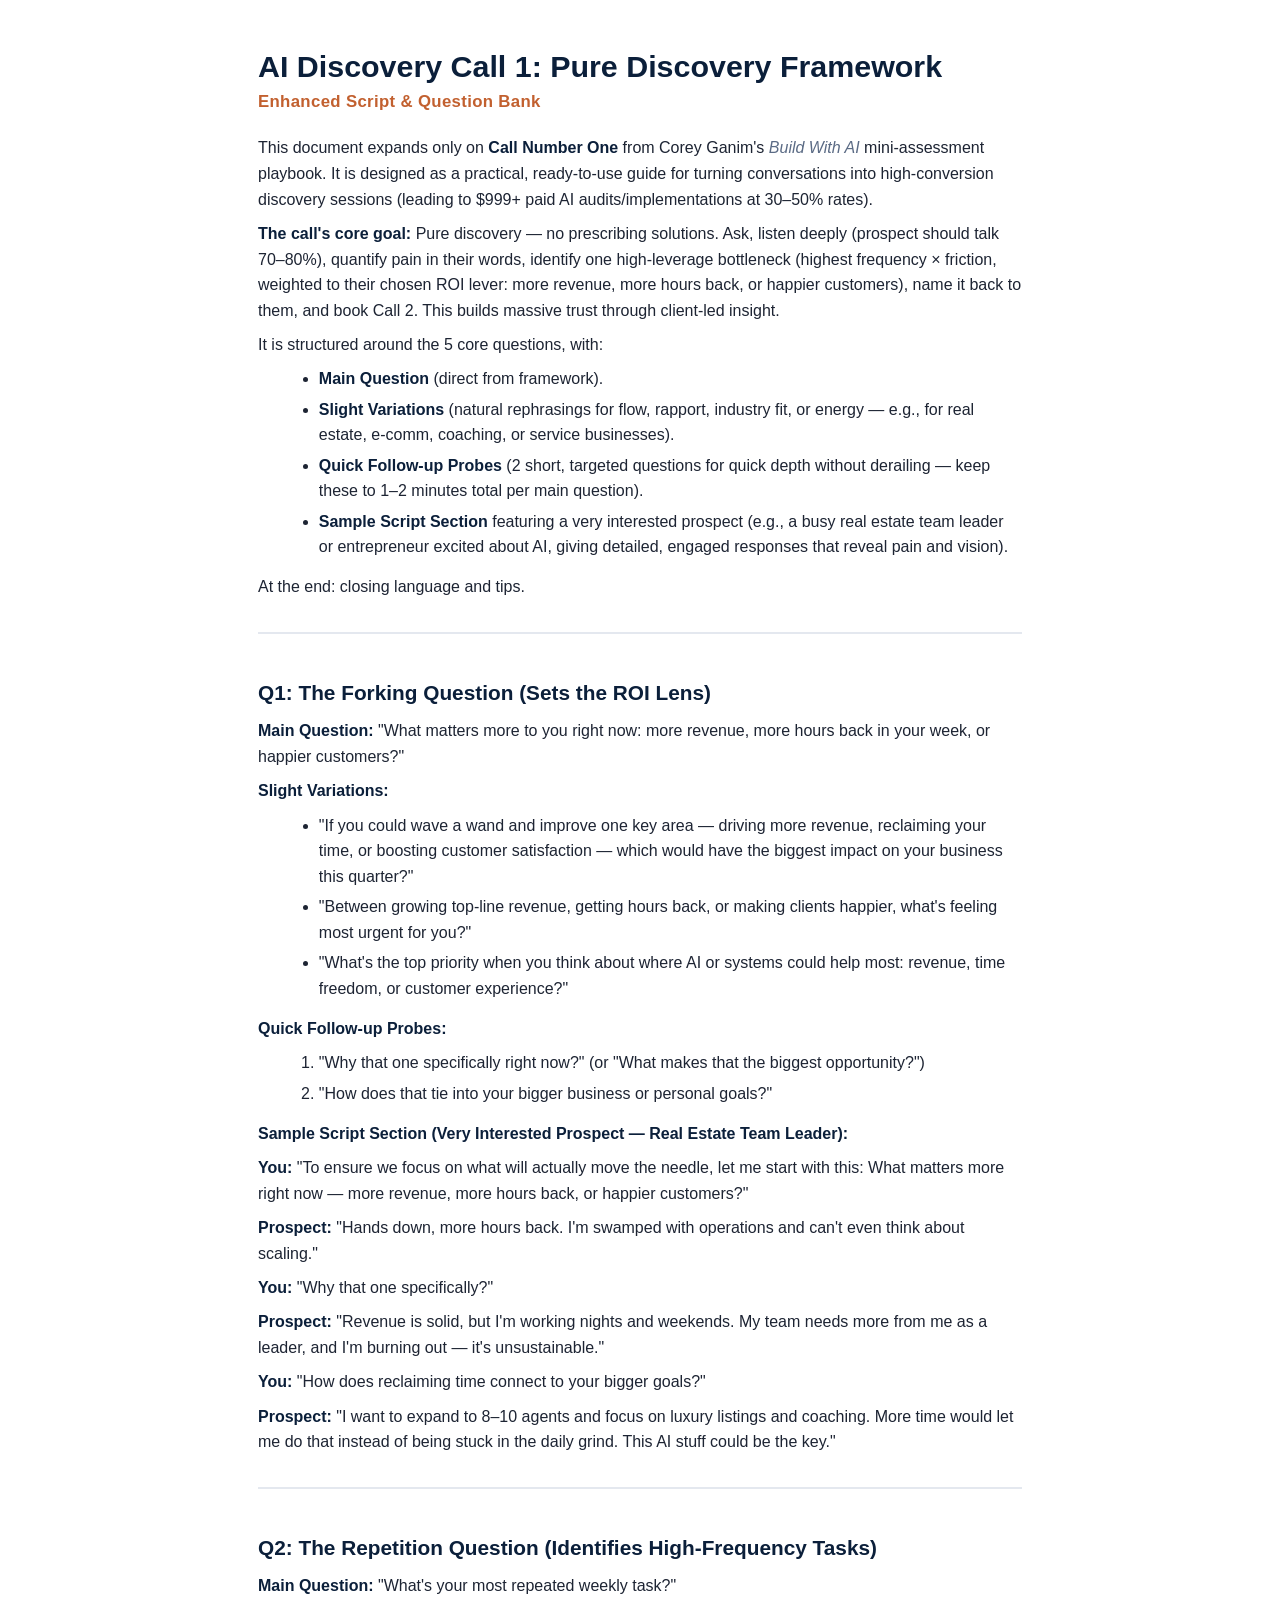
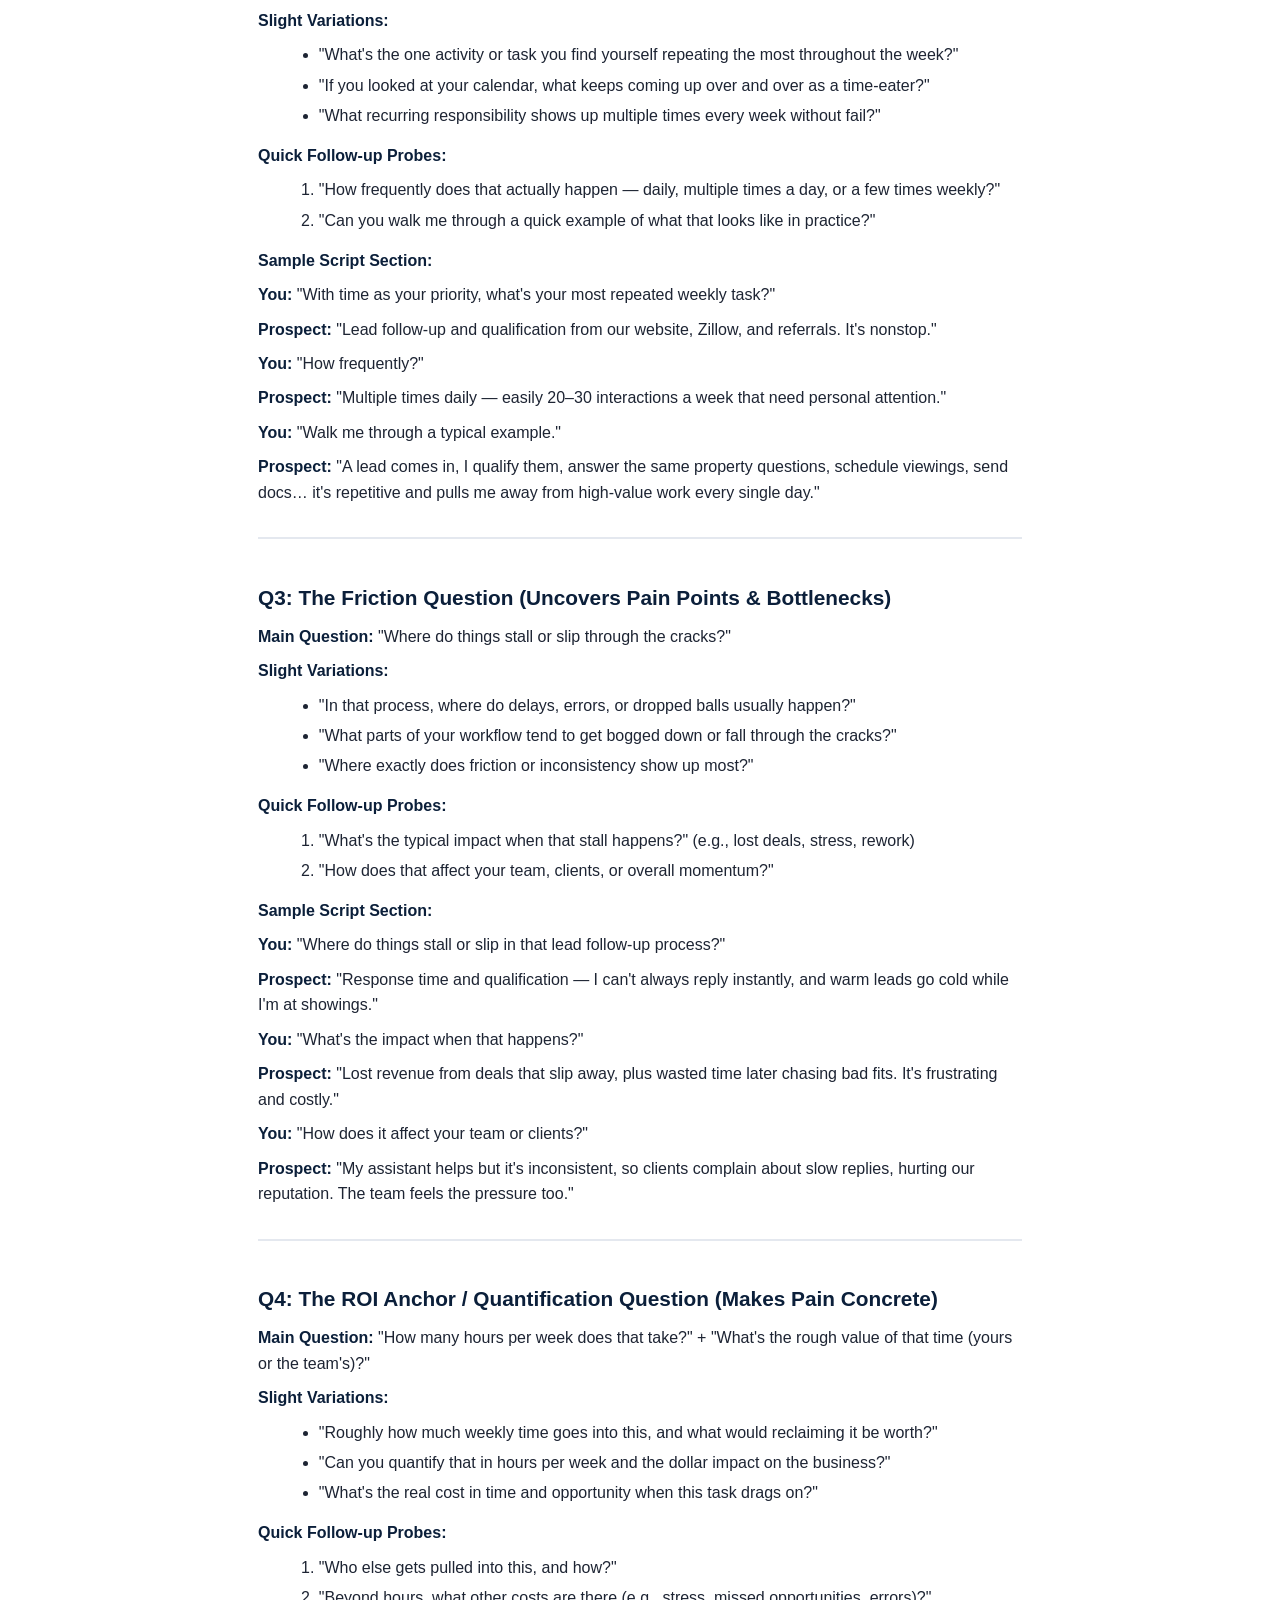
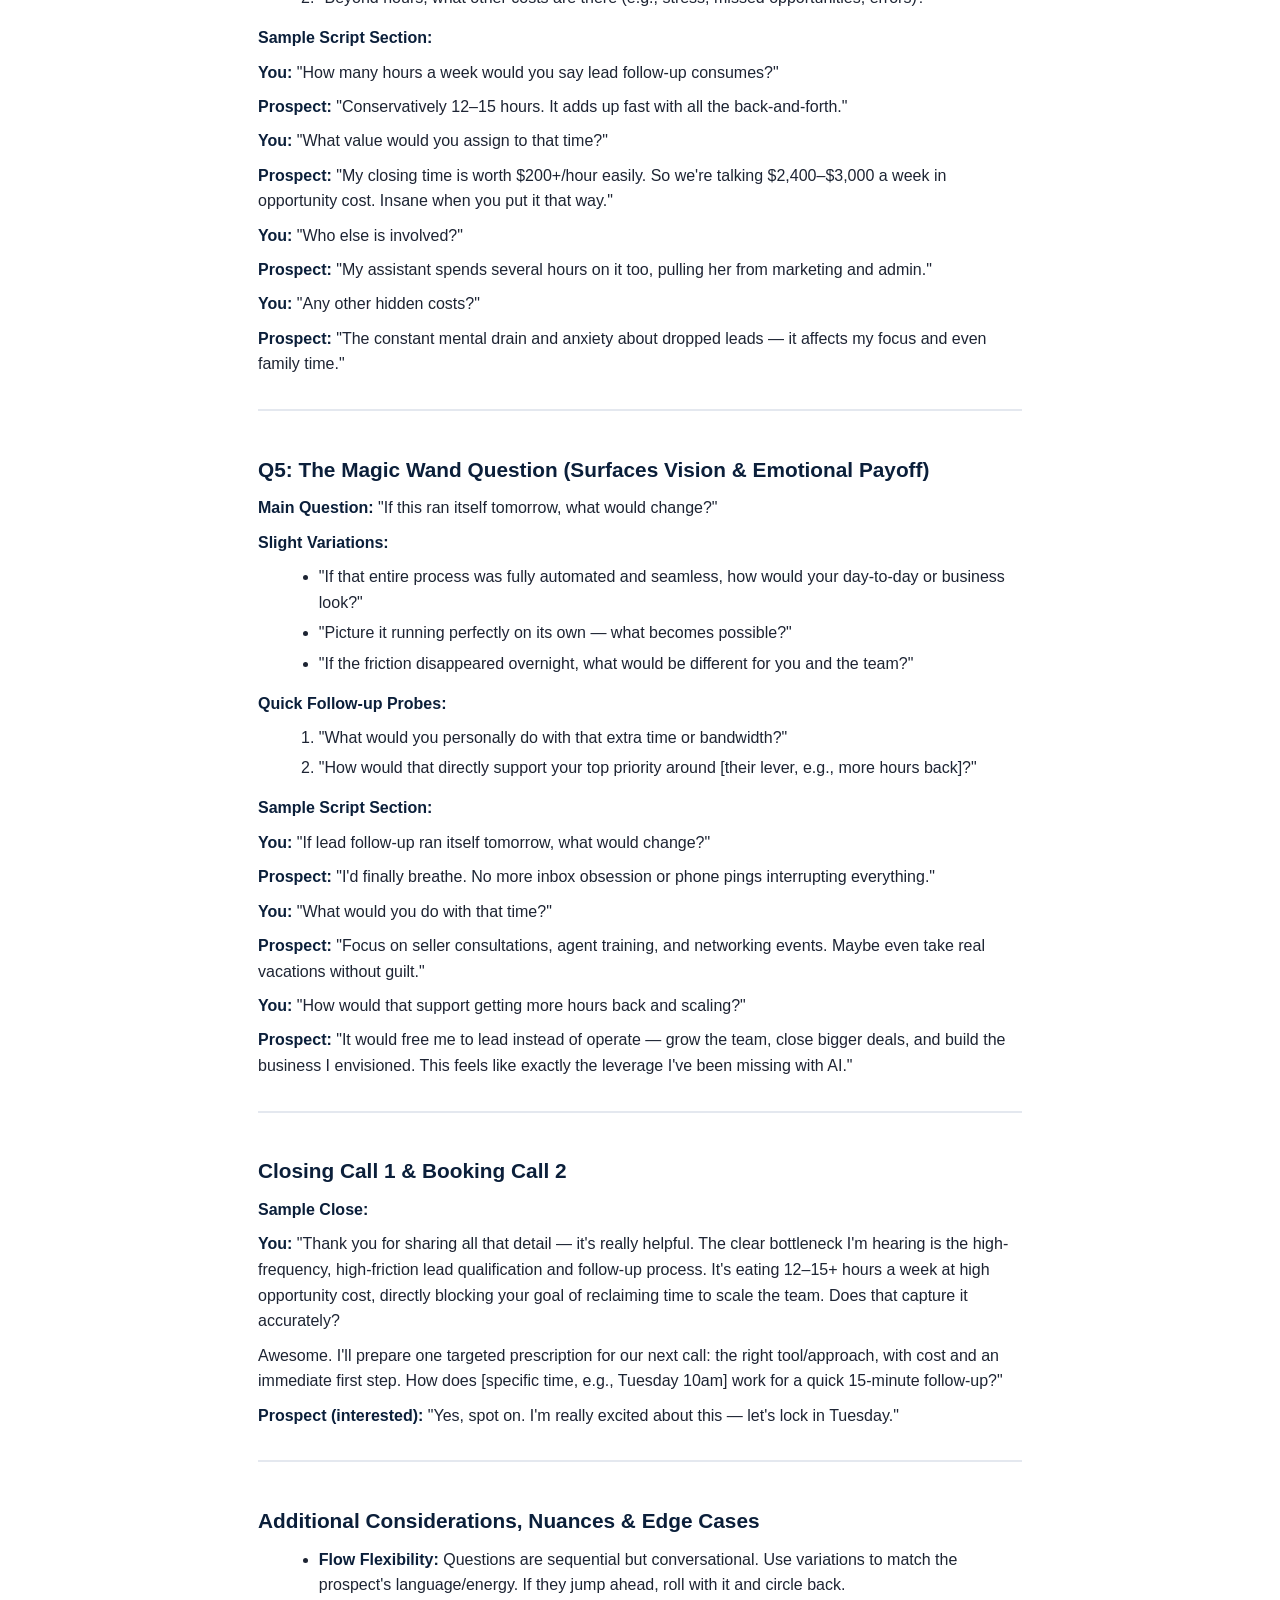
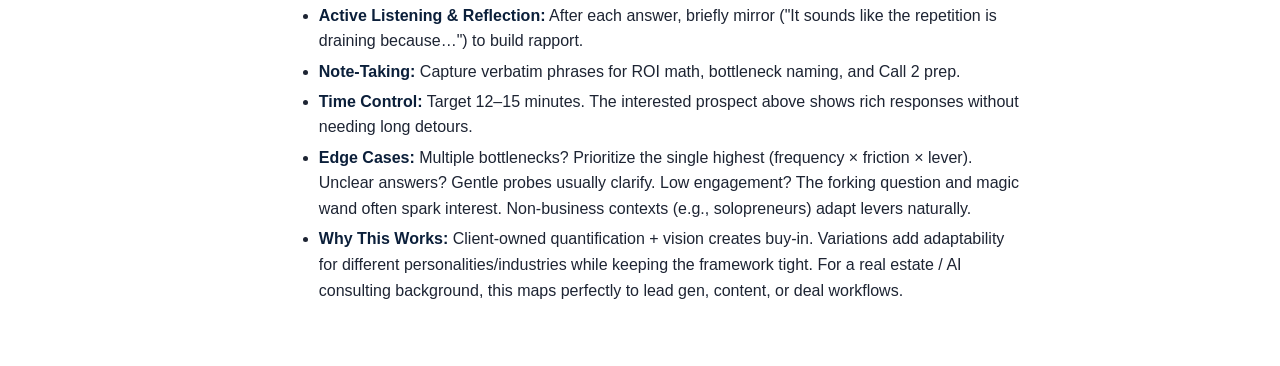
<file: docs/sales/agentic-discovery-call-1.html>
<!DOCTYPE html>
<html lang="en"><head><meta charset="UTF-8"/>
<meta name="viewport" content="width=device-width, initial-scale=1.0"/>
<title>AI Discovery Call 1: Pure Discovery Framework</title>
<style>
  :root{--navy:#0b1f3a;--amber:#c2602f;--ink:#1d2433;--muted:#5b6b85;}
  *{box-sizing:border-box}
  body{font-family:-apple-system,Segoe UI,Roboto,Helvetica,Arial,sans-serif;color:var(--ink);
    line-height:1.6;max-width:820px;margin:0 auto;padding:48px 28px;background:#fff;}
  h1{font-size:1.9rem;line-height:1.2;color:var(--navy);margin:0 0 .3rem;}
  h2{font-size:1.3rem;color:var(--navy);margin:2.2rem 0 .6rem;padding-top:.4rem;}
  h3{font-size:1.05rem;color:var(--amber);letter-spacing:.02em;margin:0 0 1.2rem;font-weight:600;}
  p{margin:.55rem 0;} strong{color:var(--navy);} em{color:var(--muted);}
  ul,ol{margin:.4rem 0 .9rem 1.3rem;} li{margin:.3rem 0;}
  hr{border:0;border-top:2px solid #e4e8ef;margin:2rem 0;}
  @media print{body{padding:0;max-width:none;} h2{page-break-after:avoid;} li,p{page-break-inside:avoid;}}
</style></head>
<body>
<h1>AI Discovery Call 1: Pure Discovery Framework</h1>
<h3>Enhanced Script &amp; Question Bank</h3>
<p>This document expands only on <strong>Call Number One</strong> from Corey Ganim's <em>Build With AI</em> mini-assessment playbook. It is designed as a practical, ready-to-use guide for turning conversations into high-conversion discovery sessions (leading to $999+ paid AI audits/implementations at 30–50% rates).</p>
<p><strong>The call's core goal:</strong> Pure discovery — no prescribing solutions. Ask, listen deeply (prospect should talk 70–80%), quantify pain in their words, identify one high-leverage bottleneck (highest frequency × friction, weighted to their chosen ROI lever: more revenue, more hours back, or happier customers), name it back to them, and book Call 2. This builds massive trust through client-led insight.</p>
<p>It is structured around the 5 core questions, with:</p>
<ul><li><strong>Main Question</strong> (direct from framework).</li><li><strong>Slight Variations</strong> (natural rephrasings for flow, rapport, industry fit, or energy — e.g., for real estate, e-comm, coaching, or service businesses).</li><li><strong>Quick Follow-up Probes</strong> (2 short, targeted questions for quick depth without derailing — keep these to 1–2 minutes total per main question).</li><li><strong>Sample Script Section</strong> featuring a very interested prospect (e.g., a busy real estate team leader or entrepreneur excited about AI, giving detailed, engaged responses that reveal pain and vision).</li></ul>
<p>At the end: closing language and tips.</p>
<hr/>
<h2>Q1: The Forking Question (Sets the ROI Lens)</h2>
<p><strong>Main Question:</strong> "What matters more to you right now: more revenue, more hours back in your week, or happier customers?"</p>
<p><strong>Slight Variations:</strong></p>
<ul><li>"If you could wave a wand and improve one key area — driving more revenue, reclaiming your time, or boosting customer satisfaction — which would have the biggest impact on your business this quarter?"</li><li>"Between growing top-line revenue, getting hours back, or making clients happier, what's feeling most urgent for you?"</li><li>"What's the top priority when you think about where AI or systems could help most: revenue, time freedom, or customer experience?"</li></ul>
<p><strong>Quick Follow-up Probes:</strong></p>
<ol><li>"Why that one specifically right now?" (or "What makes that the biggest opportunity?")</li><li>"How does that tie into your bigger business or personal goals?"</li></ol>
<p><strong>Sample Script Section (Very Interested Prospect — Real Estate Team Leader):</strong></p>
<p><strong>You:</strong> "To ensure we focus on what will actually move the needle, let me start with this: What matters more right now — more revenue, more hours back, or happier customers?"</p>
<p><strong>Prospect:</strong> "Hands down, more hours back. I'm swamped with operations and can't even think about scaling."</p>
<p><strong>You:</strong> "Why that one specifically?"</p>
<p><strong>Prospect:</strong> "Revenue is solid, but I'm working nights and weekends. My team needs more from me as a leader, and I'm burning out — it's unsustainable."</p>
<p><strong>You:</strong> "How does reclaiming time connect to your bigger goals?"</p>
<p><strong>Prospect:</strong> "I want to expand to 8–10 agents and focus on luxury listings and coaching. More time would let me do that instead of being stuck in the daily grind. This AI stuff could be the key."</p>
<hr/>
<h2>Q2: The Repetition Question (Identifies High-Frequency Tasks)</h2>
<p><strong>Main Question:</strong> "What's your most repeated weekly task?"</p>
<p><strong>Slight Variations:</strong></p>
<ul><li>"What's the one activity or task you find yourself repeating the most throughout the week?"</li><li>"If you looked at your calendar, what keeps coming up over and over as a time-eater?"</li><li>"What recurring responsibility shows up multiple times every week without fail?"</li></ul>
<p><strong>Quick Follow-up Probes:</strong></p>
<ol><li>"How frequently does that actually happen — daily, multiple times a day, or a few times weekly?"</li><li>"Can you walk me through a quick example of what that looks like in practice?"</li></ol>
<p><strong>Sample Script Section:</strong></p>
<p><strong>You:</strong> "With time as your priority, what's your most repeated weekly task?"</p>
<p><strong>Prospect:</strong> "Lead follow-up and qualification from our website, Zillow, and referrals. It's nonstop."</p>
<p><strong>You:</strong> "How frequently?"</p>
<p><strong>Prospect:</strong> "Multiple times daily — easily 20–30 interactions a week that need personal attention."</p>
<p><strong>You:</strong> "Walk me through a typical example."</p>
<p><strong>Prospect:</strong> "A lead comes in, I qualify them, answer the same property questions, schedule viewings, send docs… it's repetitive and pulls me away from high-value work every single day."</p>
<hr/>
<h2>Q3: The Friction Question (Uncovers Pain Points &amp; Bottlenecks)</h2>
<p><strong>Main Question:</strong> "Where do things stall or slip through the cracks?"</p>
<p><strong>Slight Variations:</strong></p>
<ul><li>"In that process, where do delays, errors, or dropped balls usually happen?"</li><li>"What parts of your workflow tend to get bogged down or fall through the cracks?"</li><li>"Where exactly does friction or inconsistency show up most?"</li></ul>
<p><strong>Quick Follow-up Probes:</strong></p>
<ol><li>"What's the typical impact when that stall happens?" (e.g., lost deals, stress, rework)</li><li>"How does that affect your team, clients, or overall momentum?"</li></ol>
<p><strong>Sample Script Section:</strong></p>
<p><strong>You:</strong> "Where do things stall or slip in that lead follow-up process?"</p>
<p><strong>Prospect:</strong> "Response time and qualification — I can't always reply instantly, and warm leads go cold while I'm at showings."</p>
<p><strong>You:</strong> "What's the impact when that happens?"</p>
<p><strong>Prospect:</strong> "Lost revenue from deals that slip away, plus wasted time later chasing bad fits. It's frustrating and costly."</p>
<p><strong>You:</strong> "How does it affect your team or clients?"</p>
<p><strong>Prospect:</strong> "My assistant helps but it's inconsistent, so clients complain about slow replies, hurting our reputation. The team feels the pressure too."</p>
<hr/>
<h2>Q4: The ROI Anchor / Quantification Question (Makes Pain Concrete)</h2>
<p><strong>Main Question:</strong> "How many hours per week does that take?" + "What's the rough value of that time (yours or the team's)?"</p>
<p><strong>Slight Variations:</strong></p>
<ul><li>"Roughly how much weekly time goes into this, and what would reclaiming it be worth?"</li><li>"Can you quantify that in hours per week and the dollar impact on the business?"</li><li>"What's the real cost in time and opportunity when this task drags on?"</li></ul>
<p><strong>Quick Follow-up Probes:</strong></p>
<ol><li>"Who else gets pulled into this, and how?"</li><li>"Beyond hours, what other costs are there (e.g., stress, missed opportunities, errors)?"</li></ol>
<p><strong>Sample Script Section:</strong></p>
<p><strong>You:</strong> "How many hours a week would you say lead follow-up consumes?"</p>
<p><strong>Prospect:</strong> "Conservatively 12–15 hours. It adds up fast with all the back-and-forth."</p>
<p><strong>You:</strong> "What value would you assign to that time?"</p>
<p><strong>Prospect:</strong> "My closing time is worth $200+/hour easily. So we're talking $2,400–$3,000 a week in opportunity cost. Insane when you put it that way."</p>
<p><strong>You:</strong> "Who else is involved?"</p>
<p><strong>Prospect:</strong> "My assistant spends several hours on it too, pulling her from marketing and admin."</p>
<p><strong>You:</strong> "Any other hidden costs?"</p>
<p><strong>Prospect:</strong> "The constant mental drain and anxiety about dropped leads — it affects my focus and even family time."</p>
<hr/>
<h2>Q5: The Magic Wand Question (Surfaces Vision &amp; Emotional Payoff)</h2>
<p><strong>Main Question:</strong> "If this ran itself tomorrow, what would change?"</p>
<p><strong>Slight Variations:</strong></p>
<ul><li>"If that entire process was fully automated and seamless, how would your day-to-day or business look?"</li><li>"Picture it running perfectly on its own — what becomes possible?"</li><li>"If the friction disappeared overnight, what would be different for you and the team?"</li></ul>
<p><strong>Quick Follow-up Probes:</strong></p>
<ol><li>"What would you personally do with that extra time or bandwidth?"</li><li>"How would that directly support your top priority around [their lever, e.g., more hours back]?"</li></ol>
<p><strong>Sample Script Section:</strong></p>
<p><strong>You:</strong> "If lead follow-up ran itself tomorrow, what would change?"</p>
<p><strong>Prospect:</strong> "I'd finally breathe. No more inbox obsession or phone pings interrupting everything."</p>
<p><strong>You:</strong> "What would you do with that time?"</p>
<p><strong>Prospect:</strong> "Focus on seller consultations, agent training, and networking events. Maybe even take real vacations without guilt."</p>
<p><strong>You:</strong> "How would that support getting more hours back and scaling?"</p>
<p><strong>Prospect:</strong> "It would free me to lead instead of operate — grow the team, close bigger deals, and build the business I envisioned. This feels like exactly the leverage I've been missing with AI."</p>
<hr/>
<h2>Closing Call 1 &amp; Booking Call 2</h2>
<p><strong>Sample Close:</strong></p>
<p><strong>You:</strong> "Thank you for sharing all that detail — it's really helpful. The clear bottleneck I'm hearing is the high-frequency, high-friction lead qualification and follow-up process. It's eating 12–15+ hours a week at high opportunity cost, directly blocking your goal of reclaiming time to scale the team. Does that capture it accurately?</p>
<p>Awesome. I'll prepare one targeted prescription for our next call: the right tool/approach, with cost and an immediate first step. How does [specific time, e.g., Tuesday 10am] work for a quick 15-minute follow-up?"</p>
<p><strong>Prospect (interested):</strong> "Yes, spot on. I'm really excited about this — let's lock in Tuesday."</p>
<hr/>
<h2>Additional Considerations, Nuances &amp; Edge Cases</h2>
<ul><li><strong>Flow Flexibility:</strong> Questions are sequential but conversational. Use variations to match the prospect's language/energy. If they jump ahead, roll with it and circle back.</li><li><strong>Active Listening &amp; Reflection:</strong> After each answer, briefly mirror ("It sounds like the repetition is draining because…") to build rapport.</li><li><strong>Note-Taking:</strong> Capture verbatim phrases for ROI math, bottleneck naming, and Call 2 prep.</li><li><strong>Time Control:</strong> Target 12–15 minutes. The interested prospect above shows rich responses without needing long detours.</li><li><strong>Edge Cases:</strong> Multiple bottlenecks? Prioritize the single highest (frequency × friction × lever). Unclear answers? Gentle probes usually clarify. Low engagement? The forking question and magic wand often spark interest. Non-business contexts (e.g., solopreneurs) adapt levers naturally.</li><li><strong>Why This Works:</strong> Client-owned quantification + vision creates buy-in. Variations add adaptability for different personalities/industries while keeping the framework tight. For a real estate / AI consulting background, this maps perfectly to lead gen, content, or deal workflows.</li></ul>
</body></html>
</file>
<file: styles.css>
/* ===========================================================
   Stateside — Landing page styles
   =========================================================== */

:root {
  /* Palette: trust-navy + warm amber, cross-border US/MX warmth */
  --navy-900: #081628;
  --navy-800: #0b1f3a;
  --navy-700: #102a4c;
  --navy-600: #18395f;
  --ink: #0e1726;
  --slate-700: #33415c;
  --slate-500: #5b6b85;
  --slate-400: #8493a9;
  --line: #e4e8ef;
  --paper: #f6f4ef;       /* warm off-white */
  --paper-2: #fbfaf7;
  --white: #ffffff;
  --amber-500: #e0a23b;   /* gold accent */
  --amber-400: #efb755;
  --amber-300: #f6d18a;
  --terracotta: #c2602f;  /* MX warmth */
  --green-500: #2f9e6f;

  --radius-sm: 8px;
  --radius: 14px;
  --radius-lg: 22px;

  --shadow-sm: 0 1px 2px rgba(8,22,40,.06), 0 2px 8px rgba(8,22,40,.05);
  --shadow-md: 0 8px 24px rgba(8,22,40,.10);
  --shadow-lg: 0 24px 60px rgba(8,22,40,.18);

  --font-display: "Fraunces", Georgia, "Times New Roman", serif;
  --font-body: "Inter", system-ui, -apple-system, Segoe UI, Roboto, sans-serif;

  --container: 1140px;
}

/* ---------- Reset / base ---------- */
*, *::before, *::after { box-sizing: border-box; }
html { scroll-behavior: smooth; scroll-padding-top: 84px; -webkit-text-size-adjust: 100%; }
@media (prefers-reduced-motion: reduce) {
  html { scroll-behavior: auto; }
  * { animation: none !important; transition: none !important; }
}

body {
  margin: 0;
  font-family: var(--font-body);
  color: var(--ink);
  background: var(--paper);
  line-height: 1.6;
  -webkit-font-smoothing: antialiased;
  text-rendering: optimizeLegibility;
}

h1, h2, h3, h4 { font-family: var(--font-display); font-weight: 600; line-height: 1.12; margin: 0; letter-spacing: -0.01em; text-wrap: balance; }
p { margin: 0; text-wrap: pretty; }
li, .layer-subtitle, blockquote { text-wrap: pretty; }
.nb { white-space: nowrap; }
a { color: inherit; text-decoration: none; }
img { max-width: 100%; display: block; }
ul, ol { margin: 0; padding: 0; list-style: none; }

.container { width: 100%; max-width: var(--container); margin-inline: auto; padding-inline: clamp(20px, 5vw, 40px); }

.sr-only {
  position: absolute; width: 1px; height: 1px; padding: 0; margin: -1px;
  overflow: hidden; clip: rect(0,0,0,0); white-space: nowrap; border: 0;
}
.skip-link {
  position: absolute; left: 12px; top: -48px; z-index: 200;
  background: var(--navy-800); color: #fff; padding: 10px 16px; border-radius: 8px;
  transition: top .2s ease;
}
.skip-link:focus { top: 12px; }

:focus-visible { outline: 3px solid var(--amber-400); outline-offset: 2px; border-radius: 4px; }

/* ---------- Buttons ---------- */
.btn {
  --btn-bg: var(--navy-800);
  display: inline-flex; align-items: center; justify-content: center; gap: .5rem;
  font-family: var(--font-body); font-weight: 600; font-size: .98rem;
  padding: .8rem 1.4rem; border-radius: 999px; border: 1.5px solid transparent;
  cursor: pointer; transition: transform .18s ease, box-shadow .18s ease, background .18s ease, color .18s ease;
  white-space: nowrap; line-height: 1;
}
.btn:hover { transform: translateY(-2px); }
.btn:active { transform: translateY(0); }
.btn-sm { padding: .6rem 1.05rem; font-size: .9rem; }
.btn-lg { padding: 1rem 1.8rem; font-size: 1.05rem; }

.btn-primary {
  background: linear-gradient(135deg, var(--amber-500), var(--terracotta));
  color: #fff; box-shadow: 0 10px 24px rgba(194,96,47,.28);
}
.btn-primary:hover { box-shadow: 0 16px 34px rgba(194,96,47,.36); }

.btn-ghost { background: transparent; color: var(--navy-800); border-color: rgba(11,31,58,.25); }
.btn-ghost:hover { border-color: var(--navy-800); background: rgba(11,31,58,.04); }

/* On dark hero, ghost button needs light treatment */
.hero .btn-ghost { color: #fff; border-color: rgba(255,255,255,.4); }
.hero .btn-ghost:hover { border-color: #fff; background: rgba(255,255,255,.1); }

/* ---------- Header ---------- */
.site-header {
  position: sticky; top: 0; z-index: 100;
  background: #f3ead8;
  box-shadow: 0 1px 0 rgba(11,31,58,.06), var(--shadow-sm);
  transition: background .3s ease, box-shadow .3s ease, backdrop-filter .3s ease;
}
.site-header.scrolled {
  background: rgba(243,234,216,.92);
  backdrop-filter: saturate(140%) blur(12px);
  box-shadow: 0 1px 0 rgba(11,31,58,.08), var(--shadow-sm);
}
.header-inner { display: flex; align-items: center; justify-content: space-between; height: 72px; }

.brand { display: inline-flex; align-items: center; gap: .7rem; font-weight: 700; }
.brand-mark {
  display: grid; place-items: center; width: 42px; height: 42px; border-radius: 11px;
  overflow: hidden; border: 1px solid rgba(11,31,58,.14); box-shadow: var(--shadow-sm);
  flex: none;
}
.brand-mark img { width: 100%; height: 100%; object-fit: cover; }
.brand-text { display: inline-flex; flex-direction: column; line-height: 1.1; }
.brand-name { font-family: var(--font-display); font-size: clamp(.92rem, 1.5vw, 1.12rem); line-height: 1.15; color: var(--amber-500); letter-spacing: -.01em; transition: color .3s ease; max-width: 22ch; }
.brand-tm { color: var(--amber-500); margin-left: .12em; }
.brand-by {
  font-family: var(--font-body); font-size: .66rem; font-weight: 600; text-transform: uppercase;
  letter-spacing: .12em; color: var(--slate-400); margin-top: .18rem; transition: color .3s ease;
}

.nav { display: flex; align-items: center; gap: 1.6rem; }
.nav a { font-size: .95rem; font-weight: 500; color: var(--slate-700); transition: color .2s ease; }
.nav a:hover { color: var(--navy-800); }
.nav .nav-cta { color: #fff; }

/* Language toggle (EN | ES) */
.lang-toggle { display: inline-flex; align-items: center; border: 1px solid rgba(11,31,58,.22); border-radius: 999px; overflow: hidden; flex: none; }
.lang-btn {
  font-family: var(--font-body); font-size: .78rem; font-weight: 700; letter-spacing: .03em;
  padding: .32rem .66rem; background: transparent; border: 0; color: var(--slate-700);
  cursor: pointer; text-decoration: none; display: inline-block; line-height: 1.25;
  transition: background .2s ease, color .2s ease;
}
.lang-btn[aria-pressed="true"], .lang-btn[aria-current="true"] { background: var(--navy-900); color: #fff; }
a.lang-btn:hover { color: var(--navy-800); }
.mobile-nav .lang-toggle { align-self: flex-start; margin-top: .4rem; }

.nav-toggle { display: none; }

/* Mobile nav */
.mobile-nav {
  display: flex; flex-direction: column; gap: .25rem; padding: 1rem clamp(20px,5vw,40px) 1.4rem;
  background: var(--navy-900);
}
.mobile-nav[hidden] { display: none; }
.mobile-nav a { padding: .85rem .25rem; color: rgba(255,255,255,.9); font-weight: 500; border-bottom: 1px solid rgba(255,255,255,.08); }
.mobile-nav a:last-child { border-bottom: 0; margin-top: .6rem; }

/* ---------- Hero ---------- */
.hero { position: relative; color: #fff; overflow: hidden; isolation: isolate; }
.hero-bg {
  position: absolute; inset: 0; z-index: -2;
  background:
    radial-gradient(120% 90% at 15% 0%, var(--navy-700) 0%, var(--navy-800) 42%, var(--navy-900) 100%);
}
.hero-photo {
  position: absolute; inset: 0; width: 100%; height: 100%; object-fit: cover;
  object-position: center 35%; opacity: .42;
}
.hero-bg::before {
  content: ""; position: absolute; inset: 0;
  background:
    linear-gradient(180deg, rgba(8,22,40,.45) 0%, rgba(8,22,40,.55) 55%, rgba(8,22,40,.88) 100%),
    radial-gradient(40% 50% at 88% 18%, rgba(224,162,59,.20), transparent 70%),
    radial-gradient(45% 55% at 5% 92%, rgba(194,96,47,.22), transparent 70%);
}
.hero-bg::after {
  /* subtle map-grid texture */
  content: ""; position: absolute; inset: 0; opacity: .12;
  background-image:
    linear-gradient(rgba(255,255,255,.05) 1px, transparent 1px),
    linear-gradient(90deg, rgba(255,255,255,.05) 1px, transparent 1px);
  background-size: 56px 56px;
  mask-image: radial-gradient(80% 80% at 50% 30%, #000 30%, transparent 100%);
}
.hero-inner { padding: clamp(56px, 11vh, 120px) 0 clamp(64px, 12vh, 120px); max-width: 940px; }

.eyebrow {
  text-transform: uppercase; letter-spacing: .18em; font-size: .78rem; font-weight: 600;
  color: var(--amber-300); margin-bottom: 1.3rem;
}
.hero-title { font-size: clamp(2.5rem, 6.2vw, 4.4rem); font-weight: 600; line-height: 1.04; letter-spacing: -.02em; }
.hero-title .accent {
  background: linear-gradient(120deg, var(--amber-300), var(--terracotta));
  -webkit-background-clip: text; background-clip: text; color: transparent; font-style: italic;
}
.hero-sub { margin-top: 1.5rem; font-size: clamp(1.08rem, 2vw, 1.35rem); color: rgba(255,255,255,.82); max-width: 720px; }
.hero-sub strong { color: var(--amber-300); }
.hero-cta { display: flex; flex-wrap: wrap; gap: .9rem; margin-top: 2.2rem; }

.hero-stats {
  display: flex; flex-wrap: wrap; gap: clamp(1.2rem, 5vw, 3.2rem); margin-top: 3.4rem;
  padding-top: 2.2rem; border-top: 1px solid rgba(255,255,255,.14);
}
.hero-stats li { display: flex; flex-direction: column; }
.stat-num { font-family: var(--font-display); font-size: clamp(1.7rem, 3.4vw, 2.3rem); font-weight: 600; color: #fff; }
.stat-label { font-size: .9rem; color: rgba(255,255,255,.66); max-width: 200px; margin-top: .25rem; }

/* ---------- Section scaffolding ---------- */
.section { padding: clamp(64px, 10vw, 120px) 0; }
.section-head { max-width: 760px; margin-bottom: clamp(2.4rem, 5vw, 3.6rem); }
.kicker {
  display: inline-block; text-transform: uppercase; letter-spacing: .16em;
  font-size: .76rem; font-weight: 700; color: var(--terracotta); margin-bottom: 1rem;
}
.section-head h2 { font-size: clamp(1.9rem, 4vw, 2.9rem); color: var(--navy-900); }
.section-intro { margin-top: 1.1rem; font-size: 1.12rem; color: var(--slate-500); }

/* ---------- Problem ---------- */
.problem { background: var(--paper-2); }
.problem-grid { display: grid; grid-template-columns: 1fr 1fr; gap: clamp(1.4rem, 4vw, 3rem); }
.problem-lead { font-size: 1.15rem; color: var(--slate-700); }
.problem-lead strong { color: var(--navy-800); }
.expectation-list {
  display: flex; flex-wrap: wrap; gap: .8rem; margin-top: 2.6rem;
}
.expectation-list li {
  background: var(--white); border: 1px solid var(--line); border-radius: 999px;
  padding: .6rem 1.2rem; font-weight: 500; font-size: .96rem; color: var(--navy-800);
  box-shadow: var(--shadow-sm);
}
.expectation-list li::before { content: "✓"; color: var(--green-500); font-weight: 700; margin-right: .5rem; }

/* ---------- Showcase band ---------- */
.showcase { position: relative; min-height: clamp(360px, 58vh, 600px); display: flex; align-items: flex-end; overflow: hidden; }
.showcase-img { position: absolute; inset: 0; width: 100%; height: 100%; object-fit: cover; object-position: center; }
.showcase-overlay {
  position: relative; width: 100%; padding: clamp(2.4rem, 7vw, 5rem) 0;
  background: linear-gradient(180deg, rgba(8,22,40,.05) 0%, rgba(8,22,40,.35) 45%, rgba(8,22,40,.85) 100%);
}
.showcase blockquote { max-width: 760px; color: #fff; }
.showcase blockquote p {
  font-family: var(--font-display); font-size: clamp(1.6rem, 4vw, 2.7rem); font-weight: 500;
  line-height: 1.18; letter-spacing: -.01em; text-shadow: 0 2px 24px rgba(0,0,0,.35);
}
.showcase blockquote p em { color: var(--amber-300); font-style: italic; }
.showcase cite {
  display: block; margin-top: 1.1rem; font-style: normal; font-weight: 600;
  text-transform: uppercase; letter-spacing: .14em; font-size: .82rem; color: var(--amber-300);
}

/* ---------- Offer ---------- */
.layer { margin-top: clamp(2rem, 5vw, 3.4rem); }
.layer + .layer { margin-top: clamp(3rem, 7vw, 5rem); }
.layer-head { max-width: 720px; margin-bottom: 2rem; }
.layer-tag {
  display: inline-block; font-size: .8rem; font-weight: 700; letter-spacing: .04em;
  color: var(--terracotta); background: rgba(194,96,47,.10); border: 1px solid rgba(194,96,47,.2);
  padding: .3rem .8rem; border-radius: 999px; margin-bottom: 1rem;
}
.layer-head h3 { font-size: clamp(1.5rem, 3vw, 2.1rem); color: var(--navy-900); }
.layer-head p { margin-top: .8rem; font-size: 1.08rem; color: var(--slate-500); }
.layer-head strong { color: var(--navy-800); }

.agentic-grid {
  display: grid; grid-template-columns: repeat(3, 1fr); gap: 1.1rem;
}
.agentic-card {
  position: relative; background: var(--white); border: 1px solid var(--line);
  border-radius: var(--radius); padding: 1.6rem 1.5rem 1.5rem;
  box-shadow: var(--shadow-sm); transition: transform .2s ease, box-shadow .2s ease, border-color .2s ease;
  overflow: hidden;
}
.agentic-card::before {
  content: ""; position: absolute; left: 0; top: 0; height: 100%; width: 4px;
  background: linear-gradient(var(--amber-500), var(--terracotta)); opacity: 0; transition: opacity .2s ease;
}
.agentic-card:hover { transform: translateY(-4px); box-shadow: var(--shadow-md); border-color: rgba(224,162,59,.4); }
.agentic-card:hover::before { opacity: 1; }
.agentic-card--wide { grid-column: 1 / -1; }
.agentic-letter {
  display: grid; place-items: center; width: 44px; height: 44px; border-radius: 11px;
  font-family: var(--font-display); font-weight: 700; font-size: 1.35rem; color: var(--terracotta);
  background: linear-gradient(135deg, rgba(224,162,59,.16), rgba(194,96,47,.12));
  border: 1px solid rgba(224,162,59,.3); margin-bottom: 1rem;
}
.agentic-card h4 { font-size: 1.18rem; color: var(--navy-900); margin-bottom: .5rem; }
.agentic-card p { font-size: .98rem; color: var(--slate-500); line-height: 1.55; }

/* Layer 2 training */
.training-list { display: grid; grid-template-columns: repeat(2, 1fr); gap: 1rem; }
.training-list li {
  background: var(--white); border: 1px solid var(--line); border-radius: var(--radius);
  padding: 1.4rem 1.5rem; box-shadow: var(--shadow-sm); position: relative; padding-left: 1.6rem;
}
.training-list li::before {
  content: ""; position: absolute; left: 0; top: 1.4rem; bottom: 1.4rem; width: 4px; border-radius: 4px;
  background: linear-gradient(var(--amber-500), var(--terracotta));
}
.training-list h4 { font-size: 1.12rem; color: var(--navy-900); margin-bottom: .35rem; }
.training-list p { font-size: .98rem; color: var(--slate-500); }

.mark-note {
  margin-top: 2.2rem; font-size: 1.15rem; color: var(--slate-700);
  display: flex; align-items: center; flex-wrap: wrap; gap: .6rem;
}
.seal {
  display: inline-flex; align-items: center; gap: .4rem; font-family: var(--font-display);
  font-weight: 600; color: var(--navy-900);
  background: linear-gradient(135deg, var(--amber-300), var(--amber-500));
  padding: .35rem .9rem; border-radius: 999px; box-shadow: var(--shadow-sm);
}
.seal::before { content: "★"; color: var(--terracotta); }

/* Layer subtitle */
.layer-subtitle {
  margin-top: .55rem; font-style: italic;
  font-size: .97rem; color: var(--terracotta); letter-spacing: .01em;
}

/* Layer copy — multi-paragraph prose */
.layer-copy p {
  margin-bottom: .9rem; color: var(--slate-700); font-size: 1.08rem;
  max-width: 680px; line-height: 1.65;
}
.layer-copy p:last-child { margin-bottom: 0; }

/* Offer coda — automate block */
.offer-coda {
  margin-top: clamp(2.4rem, 6vw, 4rem);
  padding-top: clamp(2rem, 5vw, 3rem);
  border-top: 1px solid var(--line);
}
.offer-coda h3 {
  font-size: clamp(1.4rem, 2.8vw, 1.9rem); color: var(--navy-900); margin-bottom: 1rem;
}

/* Offer roi — closing punchline */
.offer-roi {
  margin-top: clamp(1.6rem, 4vw, 2.6rem);
  padding: clamp(1.4rem, 3vw, 2rem) clamp(1.4rem, 3vw, 2rem);
  background: linear-gradient(135deg, rgba(224,162,59,.08), rgba(194,96,47,.06));
  border: 1px solid rgba(194,96,47,.18); border-radius: var(--radius-lg);
  text-align: center;
}
.offer-roi h3 {
  font-size: clamp(1.5rem, 3vw, 2rem); color: var(--terracotta); margin-bottom: .75rem;
}
.offer-roi .layer-copy p {
  max-width: 560px; margin-inline: auto; color: var(--slate-700); font-size: 1.1rem;
}

/* ---------- Pilot ---------- */
.pilot { background: var(--navy-900); color: #fff; }
.pilot .kicker { color: var(--amber-400); }
.pilot .section-head h2 { color: #fff; }

.pilot-grid { display: grid; grid-template-columns: repeat(3, 1fr); gap: 1.2rem; }
.pilot-card {
  background: rgba(255,255,255,.04); border: 1px solid rgba(255,255,255,.12);
  border-radius: var(--radius); padding: 1.8rem; backdrop-filter: blur(2px);
}
.pilot-card h3 { font-size: 1.05rem; text-transform: uppercase; letter-spacing: .1em; color: var(--amber-300); margin-bottom: .9rem; font-family: var(--font-body); font-weight: 700; }
.pilot-card p, .pilot-card li { color: rgba(255,255,255,.84); font-size: 1.02rem; }
.pilot-card ul li { padding-left: 1.4rem; position: relative; margin-bottom: .5rem; }
.pilot-card ul li::before { content: "›"; position: absolute; left: 0; color: var(--amber-400); font-weight: 700; }

/* Pricing */
.pricing { margin-top: clamp(2.4rem, 6vw, 4rem); }
.pricing-head { text-align: center; margin-bottom: 2rem; }
.pricing-head h3 { font-size: clamp(1.6rem, 3vw, 2.1rem); color: #fff; }
.pricing-note { color: var(--amber-300); margin-top: .6rem; font-style: italic; }
.pricing-cards { display: grid; grid-template-columns: repeat(3, 1fr); gap: 1.2rem; }
.price-card {
  background: linear-gradient(160deg, rgba(255,255,255,.07), rgba(255,255,255,.02));
  border: 1px solid rgba(255,255,255,.14); border-radius: var(--radius);
  padding: 1.8rem; text-align: center; transition: transform .2s ease, border-color .2s ease;
}
.price-card:hover { transform: translateY(-4px); border-color: rgba(224,162,59,.5); }
.price-label { display: block; font-size: .95rem; color: rgba(255,255,255,.7); margin-bottom: .9rem; min-height: 2.6em; }
.price-amount { font-family: var(--font-display); font-size: clamp(1.8rem, 3.5vw, 2.5rem); font-weight: 600; color: #fff; display: flex; flex-direction: column; align-items: center; }
.price-unit { font-family: var(--font-body); font-size: .85rem; font-weight: 500; color: var(--amber-300); margin-top: .3rem; letter-spacing: .02em; }
.price-custom { font-size: 1.15rem; line-height: 1.35; font-weight: 600; }

.math {
  margin-top: 2.4rem; background: linear-gradient(135deg, rgba(224,162,59,.12), rgba(194,96,47,.08));
  border: 1px solid rgba(224,162,59,.28); border-radius: var(--radius-lg); padding: clamp(1.6rem, 4vw, 2.4rem);
}
.math h4 { font-size: 1.3rem; color: var(--amber-300); margin-bottom: .9rem; }
.math p { color: rgba(255,255,255,.88); font-size: 1.08rem; }
.math strong { color: #fff; }
.math-context { margin-top: 1rem; font-size: .98rem; color: rgba(255,255,255,.66); }
.math-context strong { color: var(--amber-300); }

/* ---------- Team ---------- */
.team-grid { display: grid; grid-template-columns: repeat(2, 1fr); gap: 1.4rem; }
.team-card {
  display: flex; gap: 1.4rem; background: var(--white); border: 1px solid var(--line);
  border-radius: var(--radius-lg); padding: 2rem; box-shadow: var(--shadow-sm);
}
.team-avatar {
  flex: none; width: 64px; height: 64px; border-radius: 16px; display: grid; place-items: center;
  font-family: var(--font-display); font-weight: 700; font-size: 1.4rem; color: #fff;
  background: linear-gradient(135deg, var(--navy-700), var(--navy-900));
  box-shadow: var(--shadow-sm);
}
.team-card:nth-child(2) .team-avatar { background: linear-gradient(135deg, var(--amber-500), var(--terracotta)); }
.team-avatar--photo { overflow: hidden; background: var(--navy-900); }
.team-avatar--photo img { width: 100%; height: 100%; object-fit: cover; object-position: center 30%; }
.team-body h3 { font-size: 1.35rem; color: var(--navy-900); }
.team-role { color: var(--terracotta); font-weight: 600; font-size: .95rem; margin: .25rem 0 .7rem; }
.team-body p:last-child { color: var(--slate-500); }

/* ---------- Corridor ---------- */
.corridor { background: var(--paper-2); text-align: center; padding-block: clamp(46px, 7vw, 80px); }
.corridor .section-head { max-width: 880px; margin-inline: auto; margin-bottom: 0; }
.corridor .section-head h2 { font-size: clamp(1.6rem, 3.2vw, 2.4rem); }
/* transition flourish under the statement */
.corridor .section-head h2::after {
  content: ""; display: block; width: 64px; height: 3px; margin: 1.4rem auto 0;
  background: linear-gradient(90deg, var(--amber-500), var(--terracotta)); border-radius: 2px;
}
.corridor-map {
  display: flex; flex-wrap: wrap; align-items: flex-start; gap: 0;
  counter-reset: node; position: relative;
}
.corridor-node {
  position: relative; flex: 1 1 130px; min-width: 120px; padding-top: 2rem; text-align: center;
}
.corridor-node::before {
  content: ""; position: absolute; top: 9px; left: 50%; right: -50%; height: 2px;
  background: repeating-linear-gradient(90deg, var(--slate-400) 0 6px, transparent 6px 12px);
}
.corridor-node:last-child::before { display: none; }
.node-dot {
  position: absolute; top: 0; left: 50%; transform: translateX(-50%); width: 20px; height: 20px;
  border-radius: 50%; background: var(--white); border: 3px solid var(--slate-400); z-index: 1;
}
.corridor-node.active .node-dot {
  border-color: var(--terracotta); background: var(--terracotta);
  box-shadow: 0 0 0 6px rgba(194,96,47,.18);
}
.node-label { display: block; font-weight: 600; color: var(--navy-800); font-size: .98rem; }
.corridor-node.active .node-label { color: var(--terracotta); }
.node-tag {
  display: inline-block; margin-top: .35rem; font-size: .72rem; font-weight: 700; text-transform: uppercase;
  letter-spacing: .1em; color: #fff; background: var(--terracotta); padding: .15rem .55rem; border-radius: 999px;
}
.corridor-note { margin-top: 3rem; max-width: 820px; font-size: 1.12rem; color: var(--slate-700); }

/* ---------- Manifesto ---------- */
.manifesto { background: var(--paper-2); text-align: center; }
.manifesto-inner { max-width: 780px; margin-inline: auto; }
.manifesto-body {
  font-family: var(--font-display); font-weight: 500;
  font-size: clamp(1.3rem, 2.4vw, 1.85rem); line-height: 1.45; color: var(--navy-900);
}
.manifesto-close {
  font-family: var(--font-display); font-weight: 700;
  font-size: clamp(1.6rem, 3.2vw, 2.4rem); line-height: 1.2; color: var(--terracotta);
  margin-top: 1.1rem;
}

/* ---------- CTA ---------- */
.cta { position: relative; isolation: isolate; background: var(--navy-900); color: #fff; overflow: hidden; }
.cta-photo {
  position: absolute; inset: 0; width: 100%; height: 100%; object-fit: cover;
  object-position: center; z-index: -2; opacity: .5;
}
.cta::before {
  content: ""; position: absolute; inset: 0; z-index: -1;
  background: radial-gradient(120% 120% at 50% 10%, rgba(11,31,58,.55), rgba(8,22,40,.92));
}
.cta-inner { position: relative; max-width: 760px; margin-inline: auto; text-align: center; }
.cta-inner h2 { font-size: clamp(2rem, 4.5vw, 3rem); }
.cta-inner > p { margin-top: 1.1rem; font-size: 1.15rem; color: rgba(255,255,255,.8); }
.cta-form { margin-top: 2.4rem; display: grid; gap: 1rem; text-align: left; }
.form-row { display: grid; grid-template-columns: 1fr 1fr; gap: 1rem; }
.cta-form input {
  width: 100%; padding: 1rem 1.2rem; border-radius: 12px; border: 1.5px solid rgba(255,255,255,.18);
  background: rgba(255,255,255,.06); color: #fff; font-size: 1rem; font-family: var(--font-body);
  transition: border-color .2s ease, background .2s ease;
}
.cta-form input::placeholder { color: rgba(255,255,255,.55); }
.cta-form input:focus { outline: none; border-color: var(--amber-400); background: rgba(255,255,255,.1); }
.cta-form .btn { width: 100%; }
.form-status { margin-top: .4rem; font-weight: 600; color: var(--amber-300); text-align: center; }
.cta-fineprint { margin-top: 1.6rem; color: rgba(255,255,255,.7); }
.cta-fineprint a { color: var(--amber-300); border-bottom: 1px solid rgba(246,209,138,.4); }

/* ---------- Footer ---------- */
.site-footer { background: var(--navy-900); color: rgba(255,255,255,.7); padding: clamp(3rem,6vw,4.5rem) 0 2rem; }
.footer-inner { display: flex; justify-content: space-between; gap: 2rem; flex-wrap: wrap; padding-bottom: 2rem; border-bottom: 1px solid rgba(255,255,255,.1); }
.footer-brand { display: flex; flex-direction: column; gap: 1.3rem; max-width: 420px; }
.roi-logo {
  display: inline-grid; place-items: center; width: 150px; height: 150px;
  border-radius: 18px; overflow: hidden; border: 1px solid rgba(255,255,255,.12);
  background: #fff; box-shadow: var(--shadow-md);
}
.roi-logo img { width: 100%; height: 100%; object-fit: contain; }
.footer-brand p { font-size: .95rem; line-height: 1.6; }
.footer-brand strong { color: #fff; }
.footer-nav { display: flex; flex-wrap: wrap; gap: 1.2rem; align-content: flex-start; }
.footer-nav a { font-size: .95rem; color: rgba(255,255,255,.7); transition: color .2s ease; }
.footer-nav a:hover { color: var(--amber-300); }
.footer-legal { margin-top: 1.6rem; font-size: .82rem; color: rgba(255,255,255,.45); }

/* ---------- Reveal animation ---------- */
.reveal { opacity: 0; transform: translateY(24px); transition: opacity .7s ease, transform .7s ease; }
.reveal.in { opacity: 1; transform: none; }

/* ---------- Responsive ---------- */
@media (max-width: 900px) {
  .nav { display: none; }
  .nav-toggle {
    display: inline-flex; flex-direction: column; justify-content: center; gap: 5px;
    width: 44px; height: 44px; background: transparent; border: 0; cursor: pointer; padding: 10px;
  }
  .nav-toggle span { display: block; height: 2px; background: var(--navy-900); border-radius: 2px; transition: transform .25s ease, opacity .2s ease; }
  .nav-toggle[aria-expanded="true"] span:nth-child(1) { transform: translateY(7px) rotate(45deg); }
  .nav-toggle[aria-expanded="true"] span:nth-child(2) { opacity: 0; }
  .nav-toggle[aria-expanded="true"] span:nth-child(3) { transform: translateY(-7px) rotate(-45deg); }

  .problem-grid { grid-template-columns: 1fr; }
  .agentic-grid { grid-template-columns: repeat(2, 1fr); }
  .training-list { grid-template-columns: 1fr; }
  .pilot-grid { grid-template-columns: 1fr; }
  .pricing-cards { grid-template-columns: 1fr; }
  .team-grid { grid-template-columns: 1fr; }
}

@media (max-width: 560px) {
  .agentic-grid { grid-template-columns: 1fr; }
  .agentic-card--wide { grid-column: auto; }
  .form-row { grid-template-columns: 1fr; }
  .hero-stats { gap: 1.4rem; }
  .brand-by { display: none; }
  .team-card { flex-direction: column; }
  .corridor-node { flex-basis: 50%; }
  .corridor-node::before { display: none; }
}
</file>
